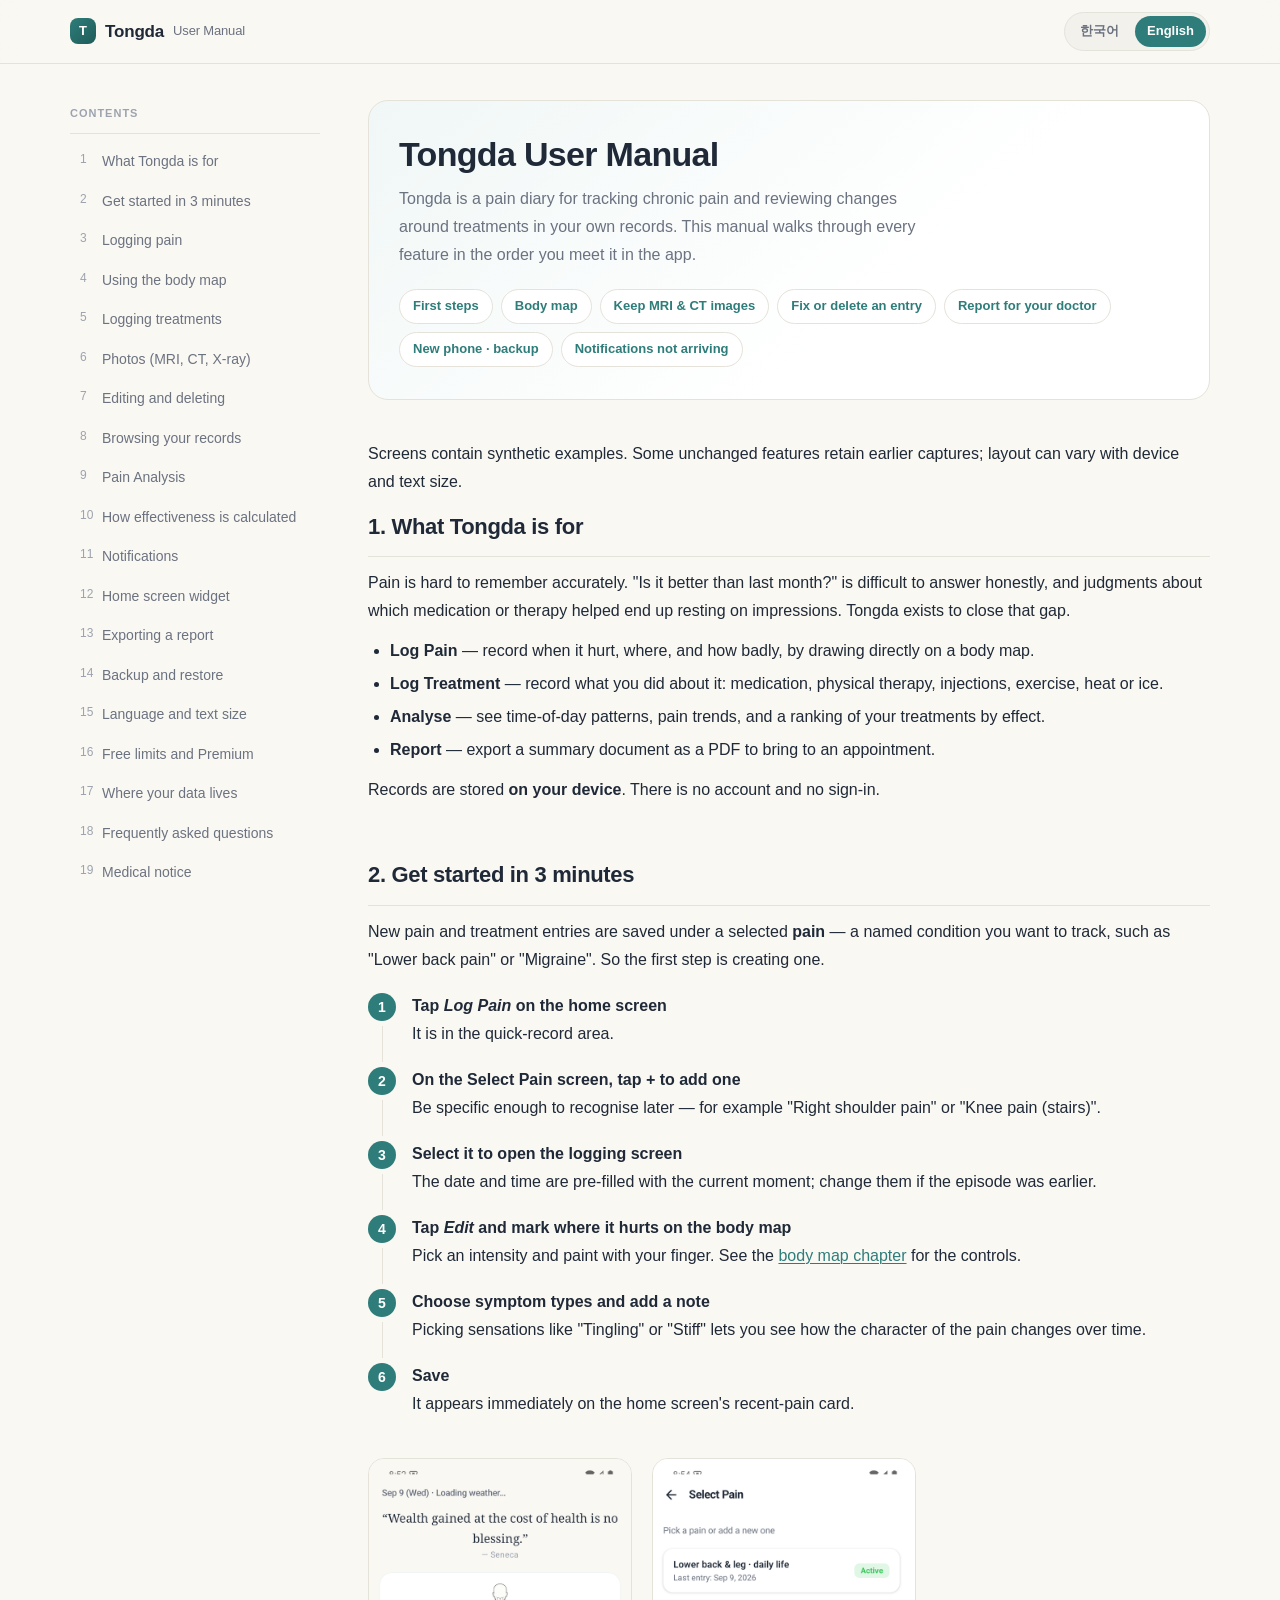
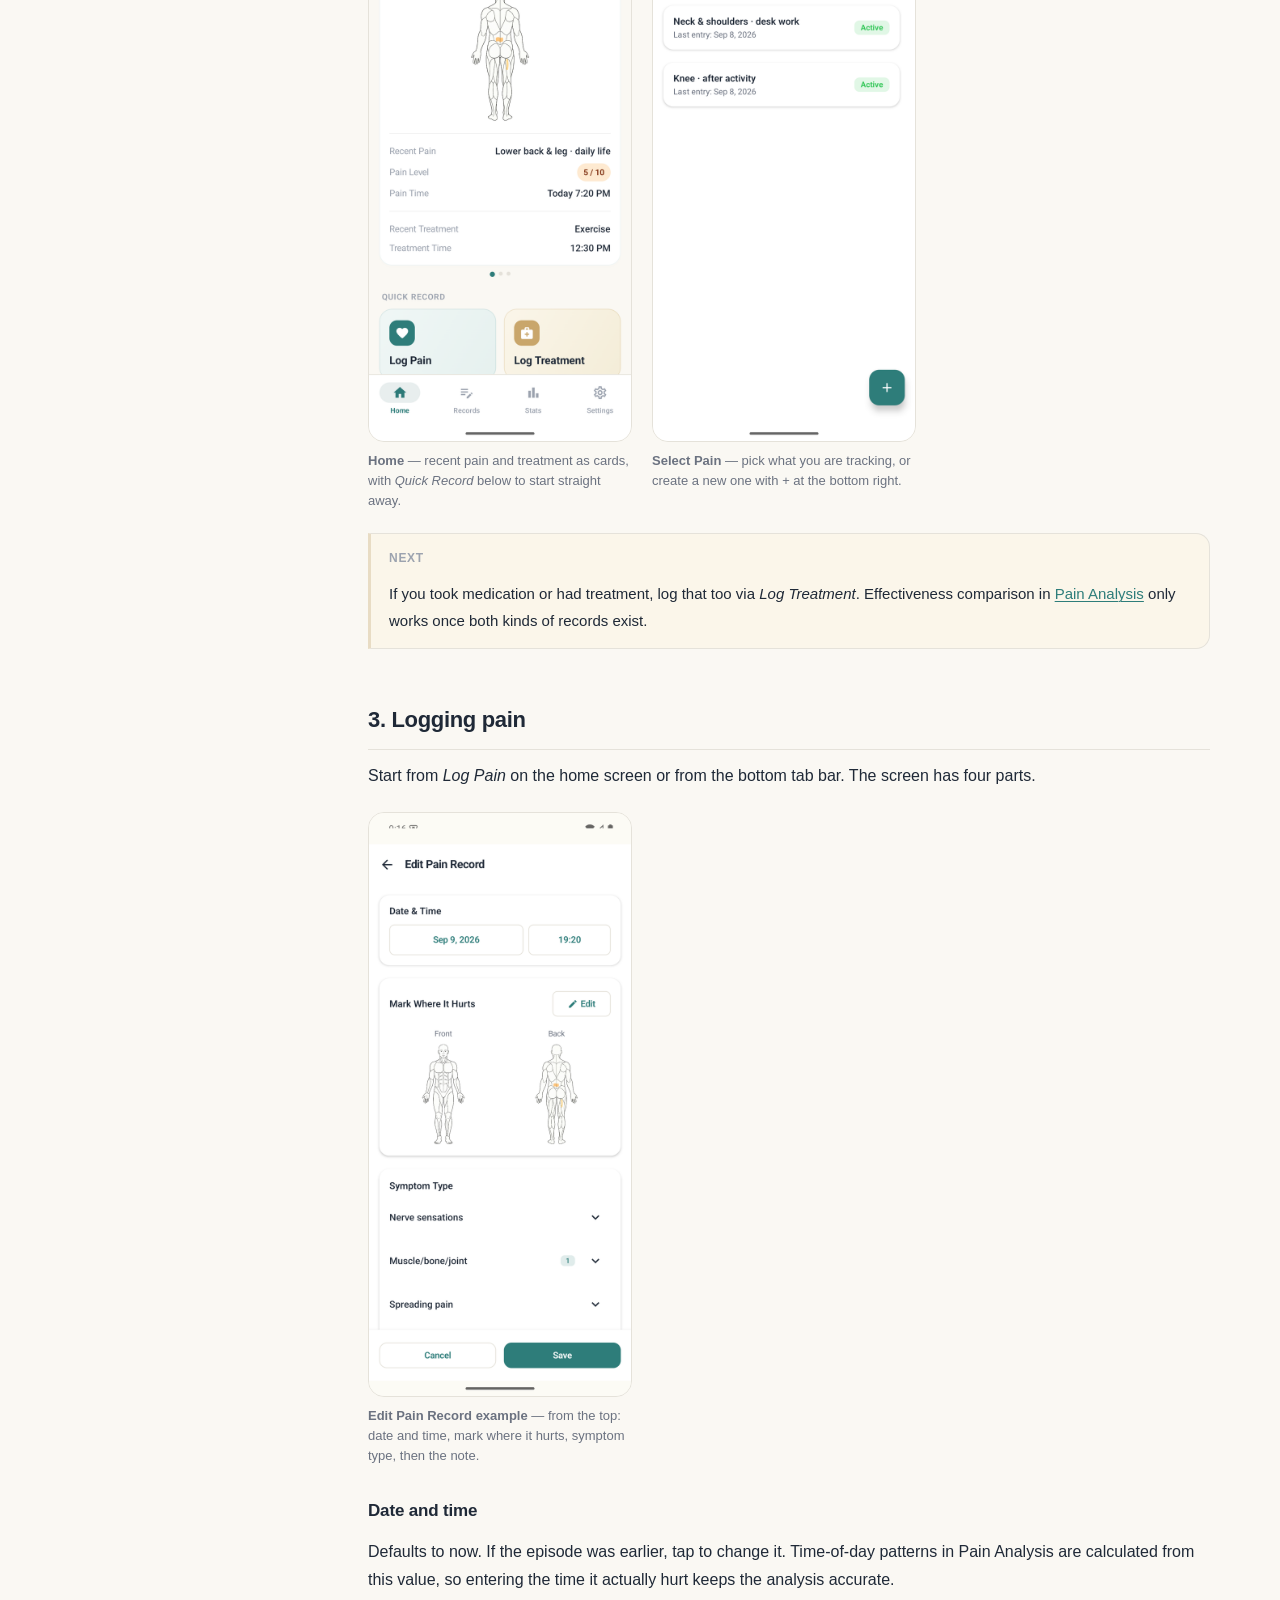
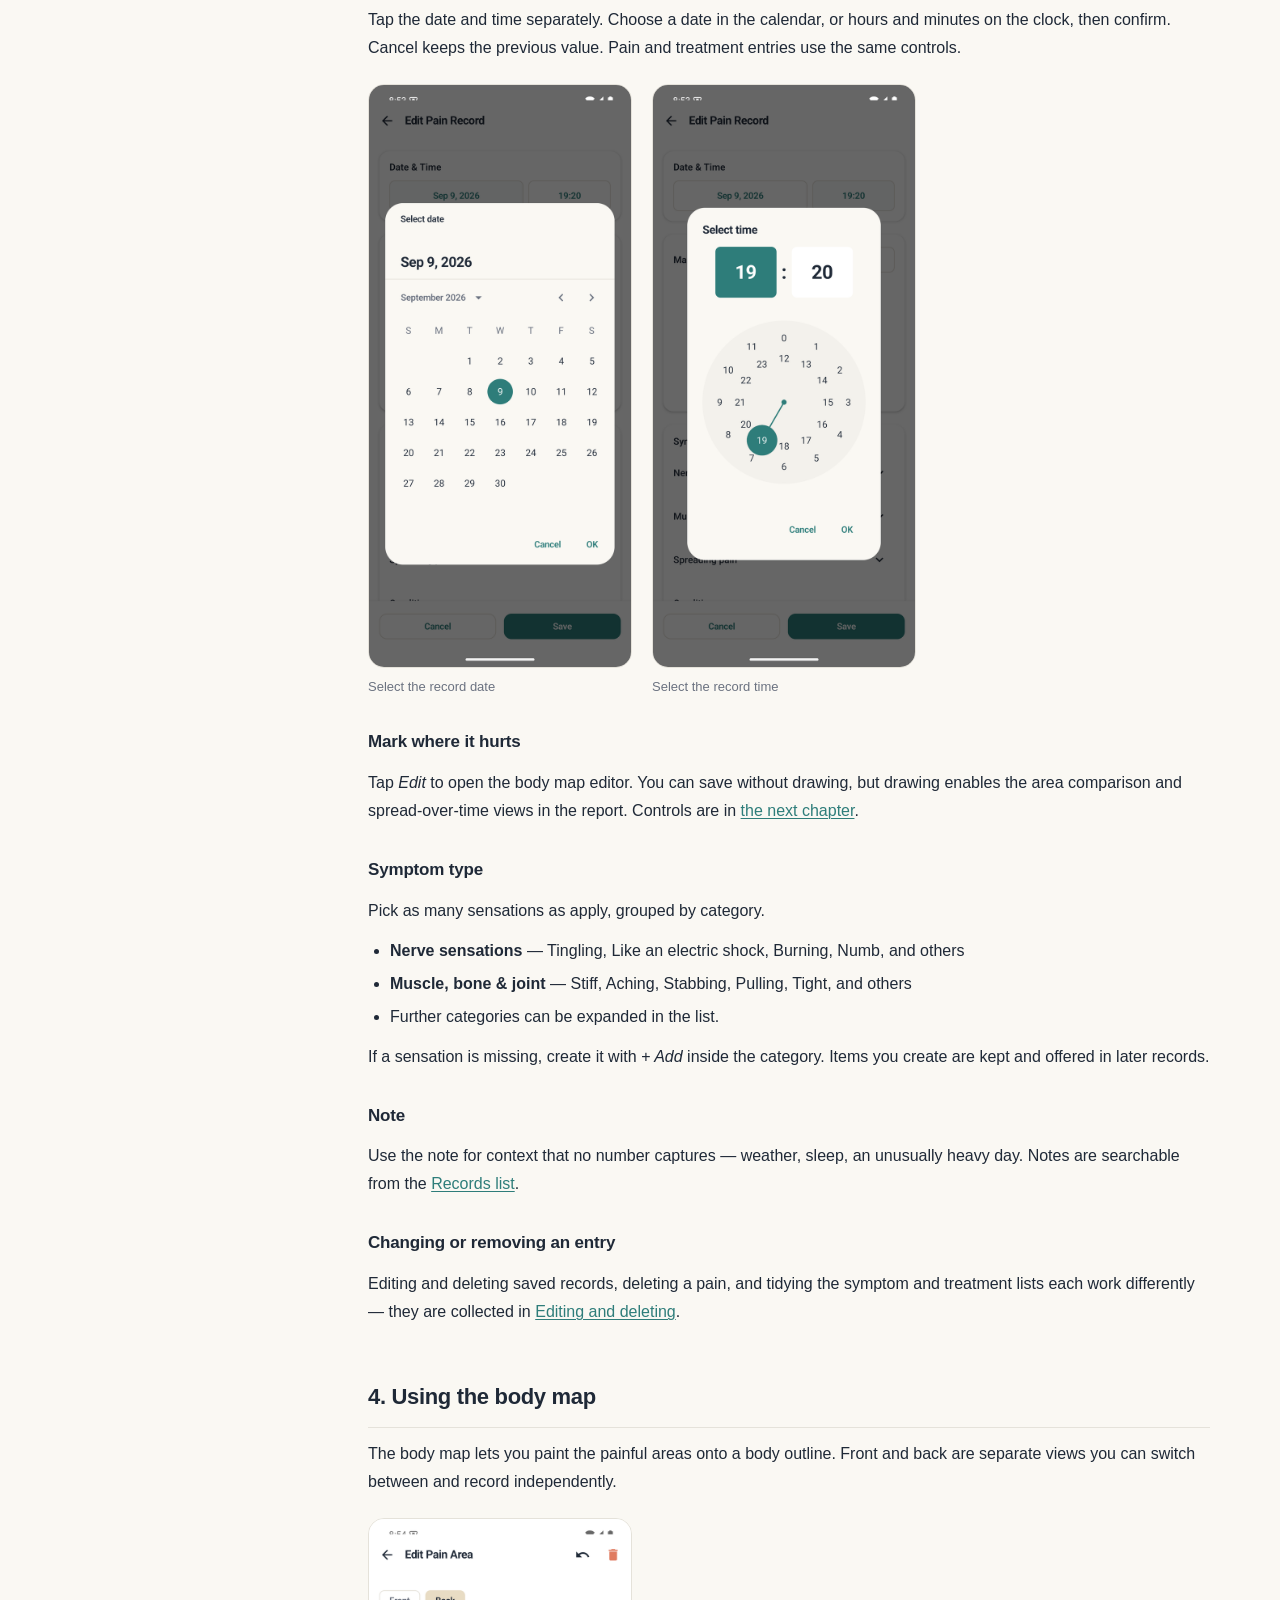
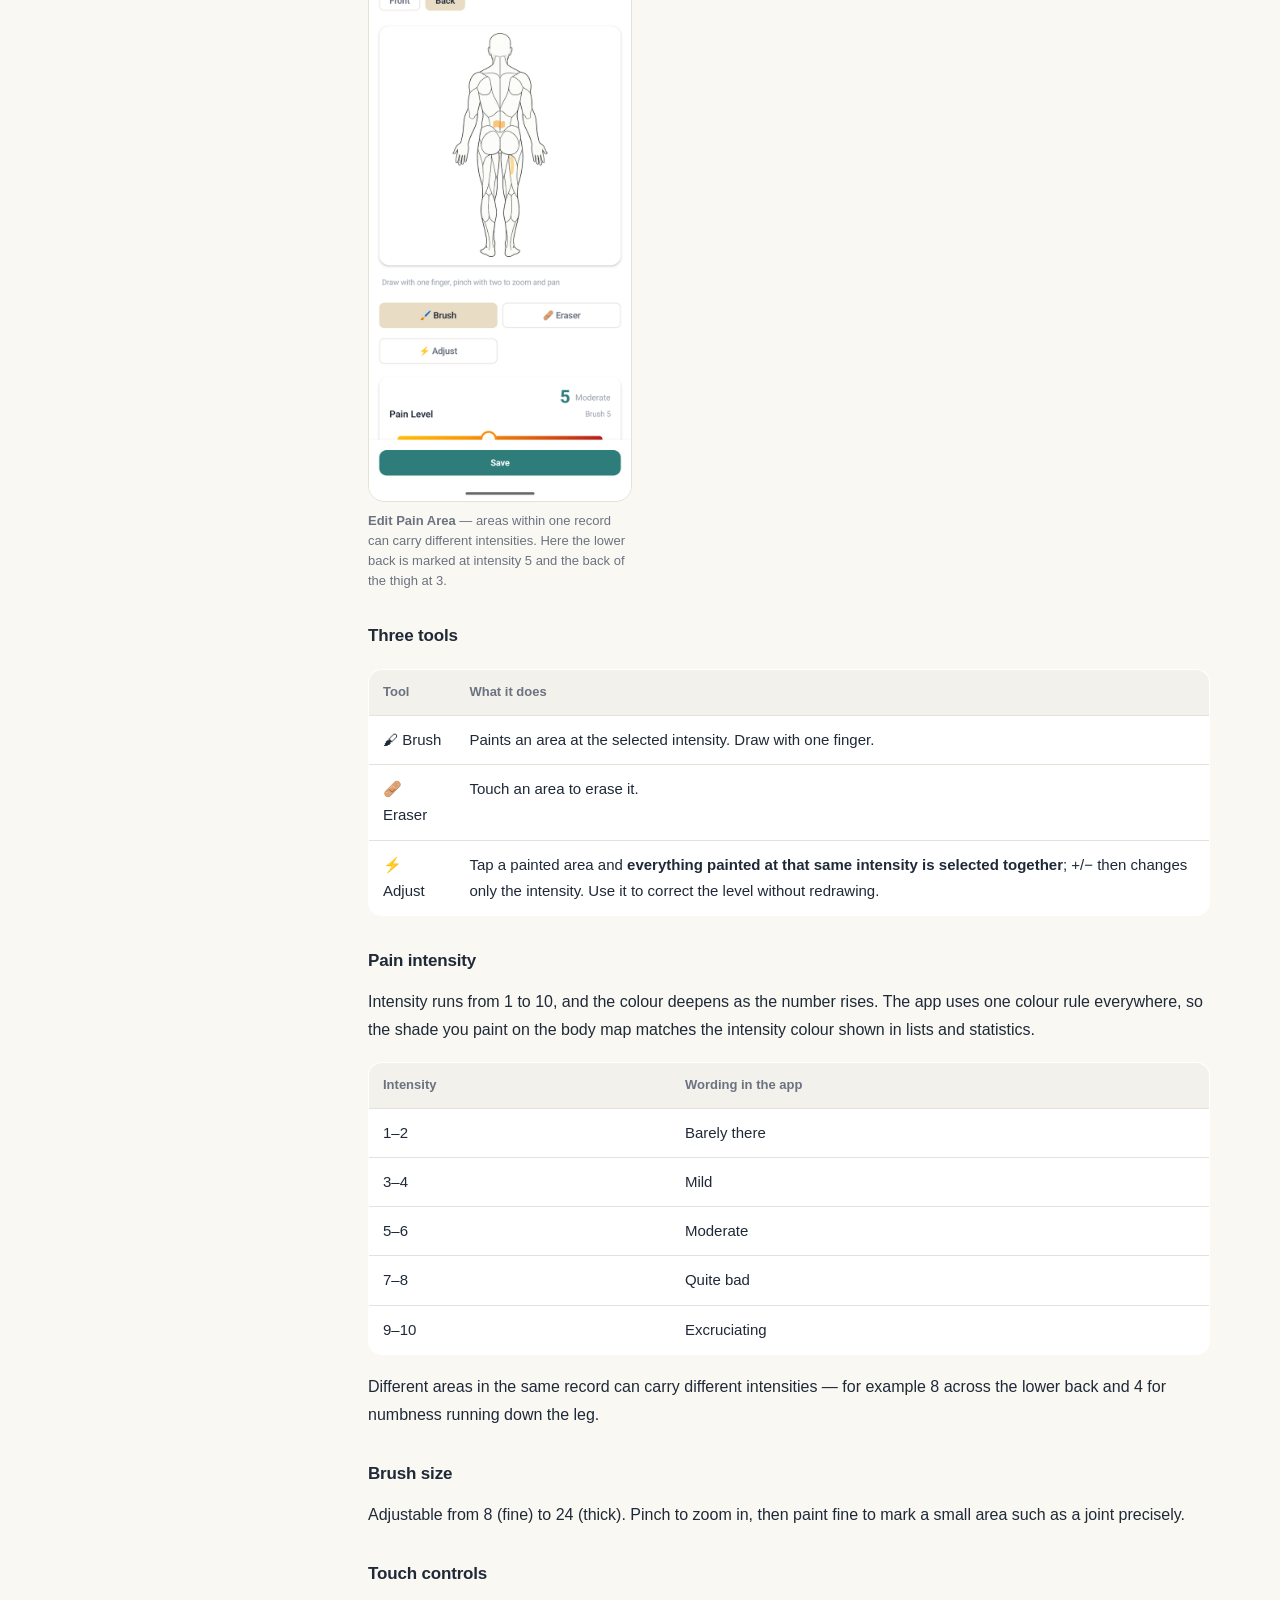
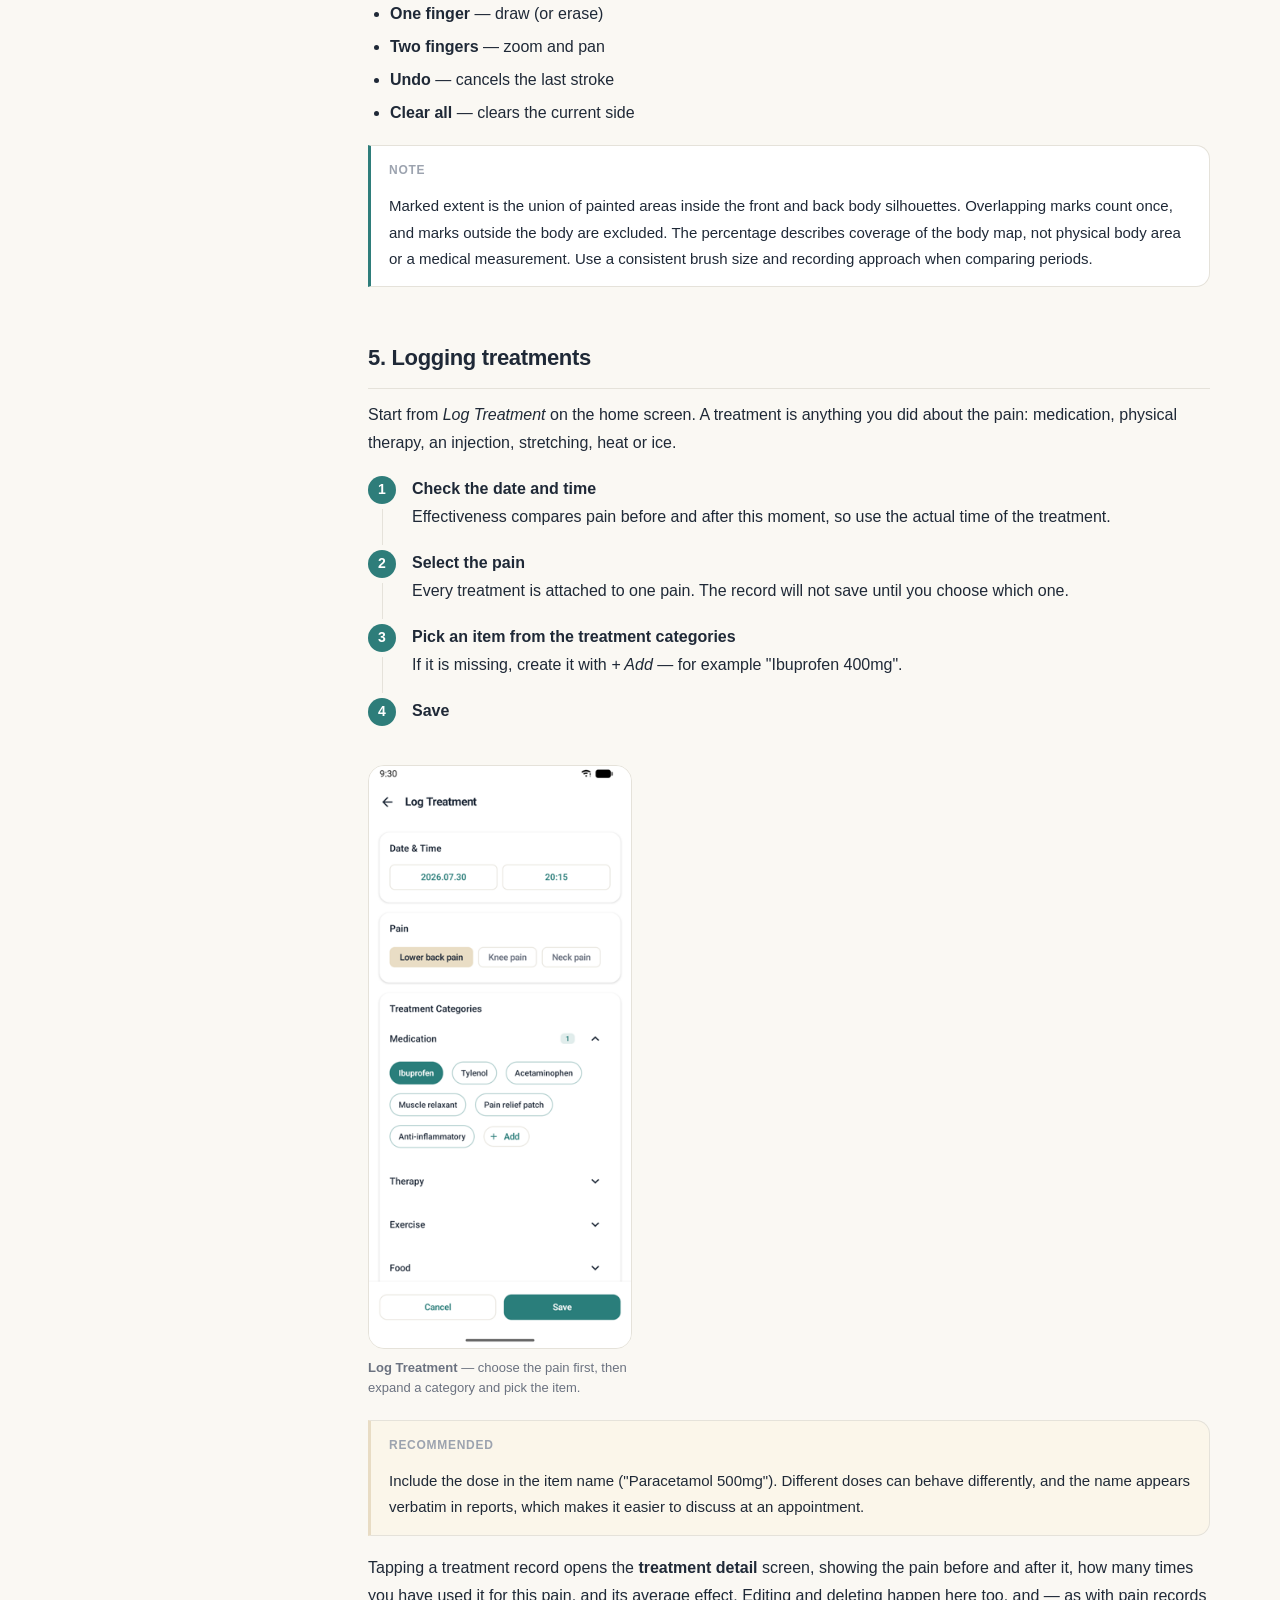
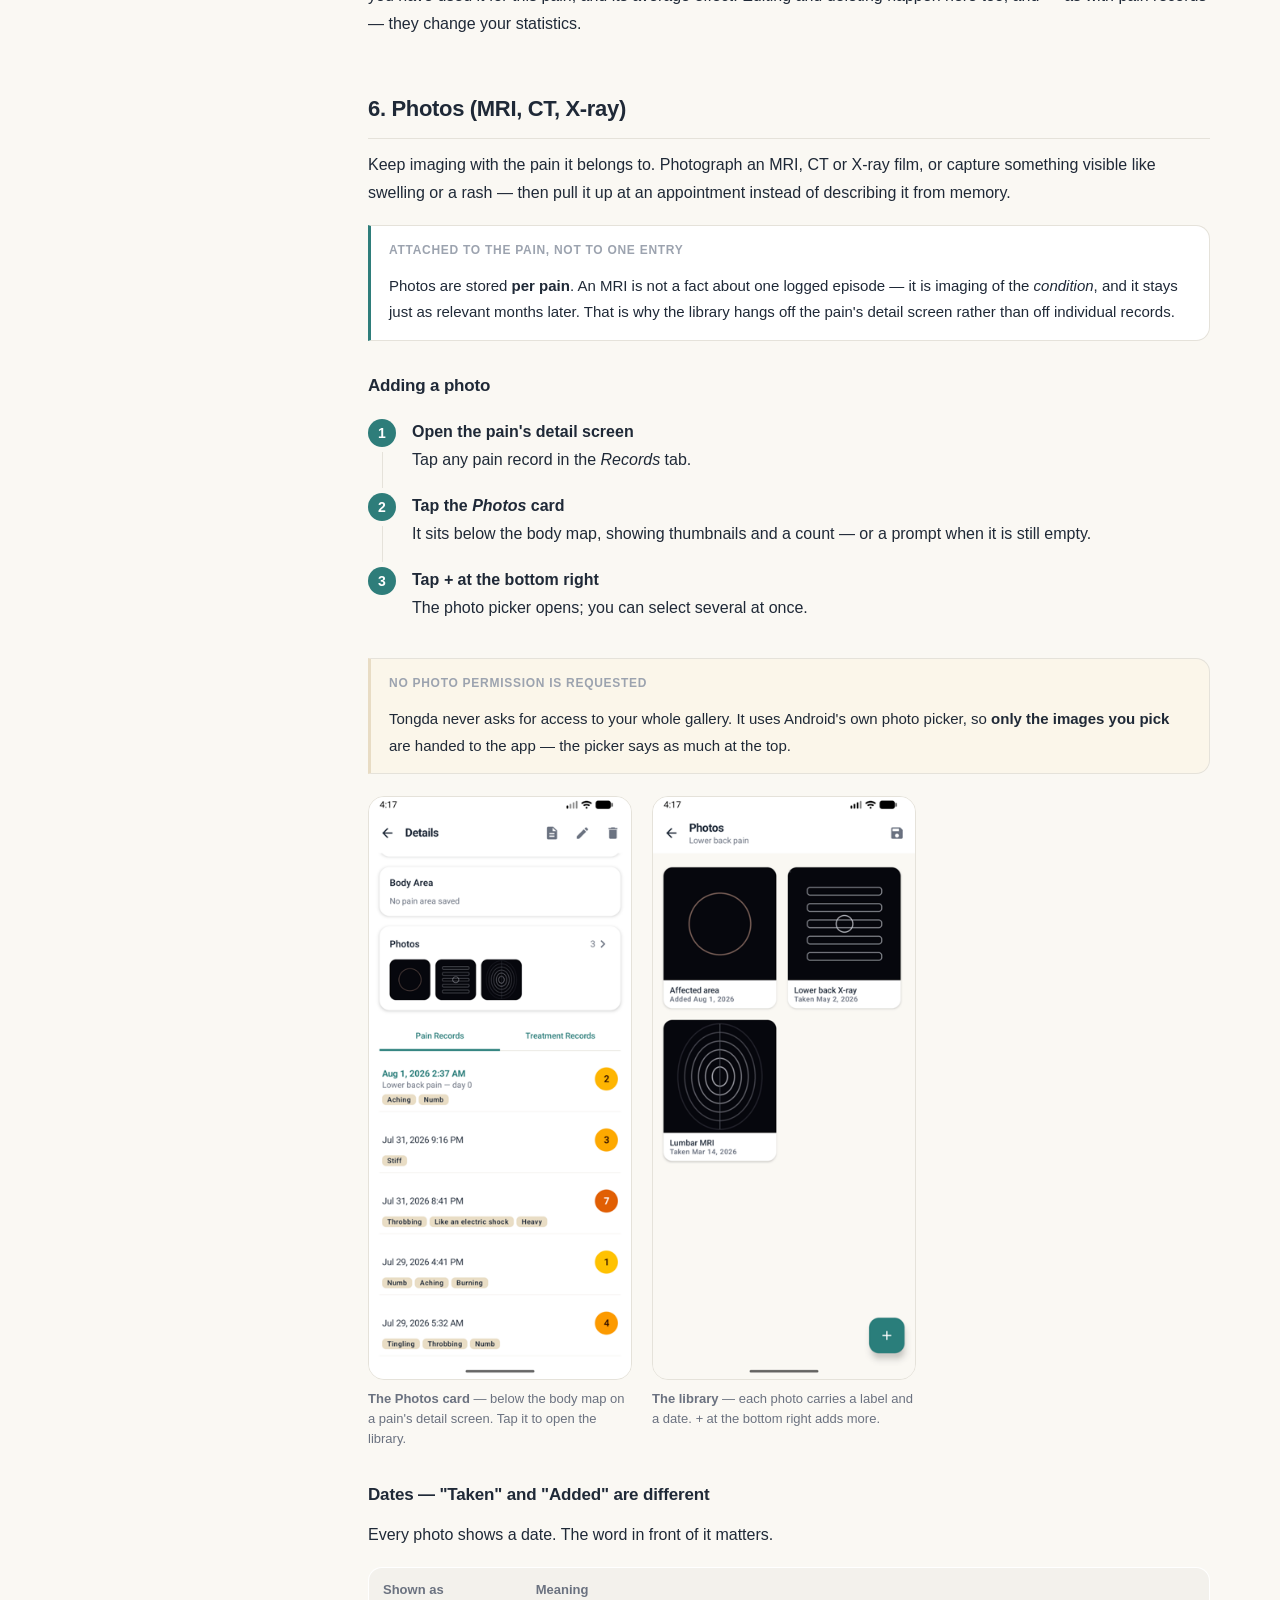
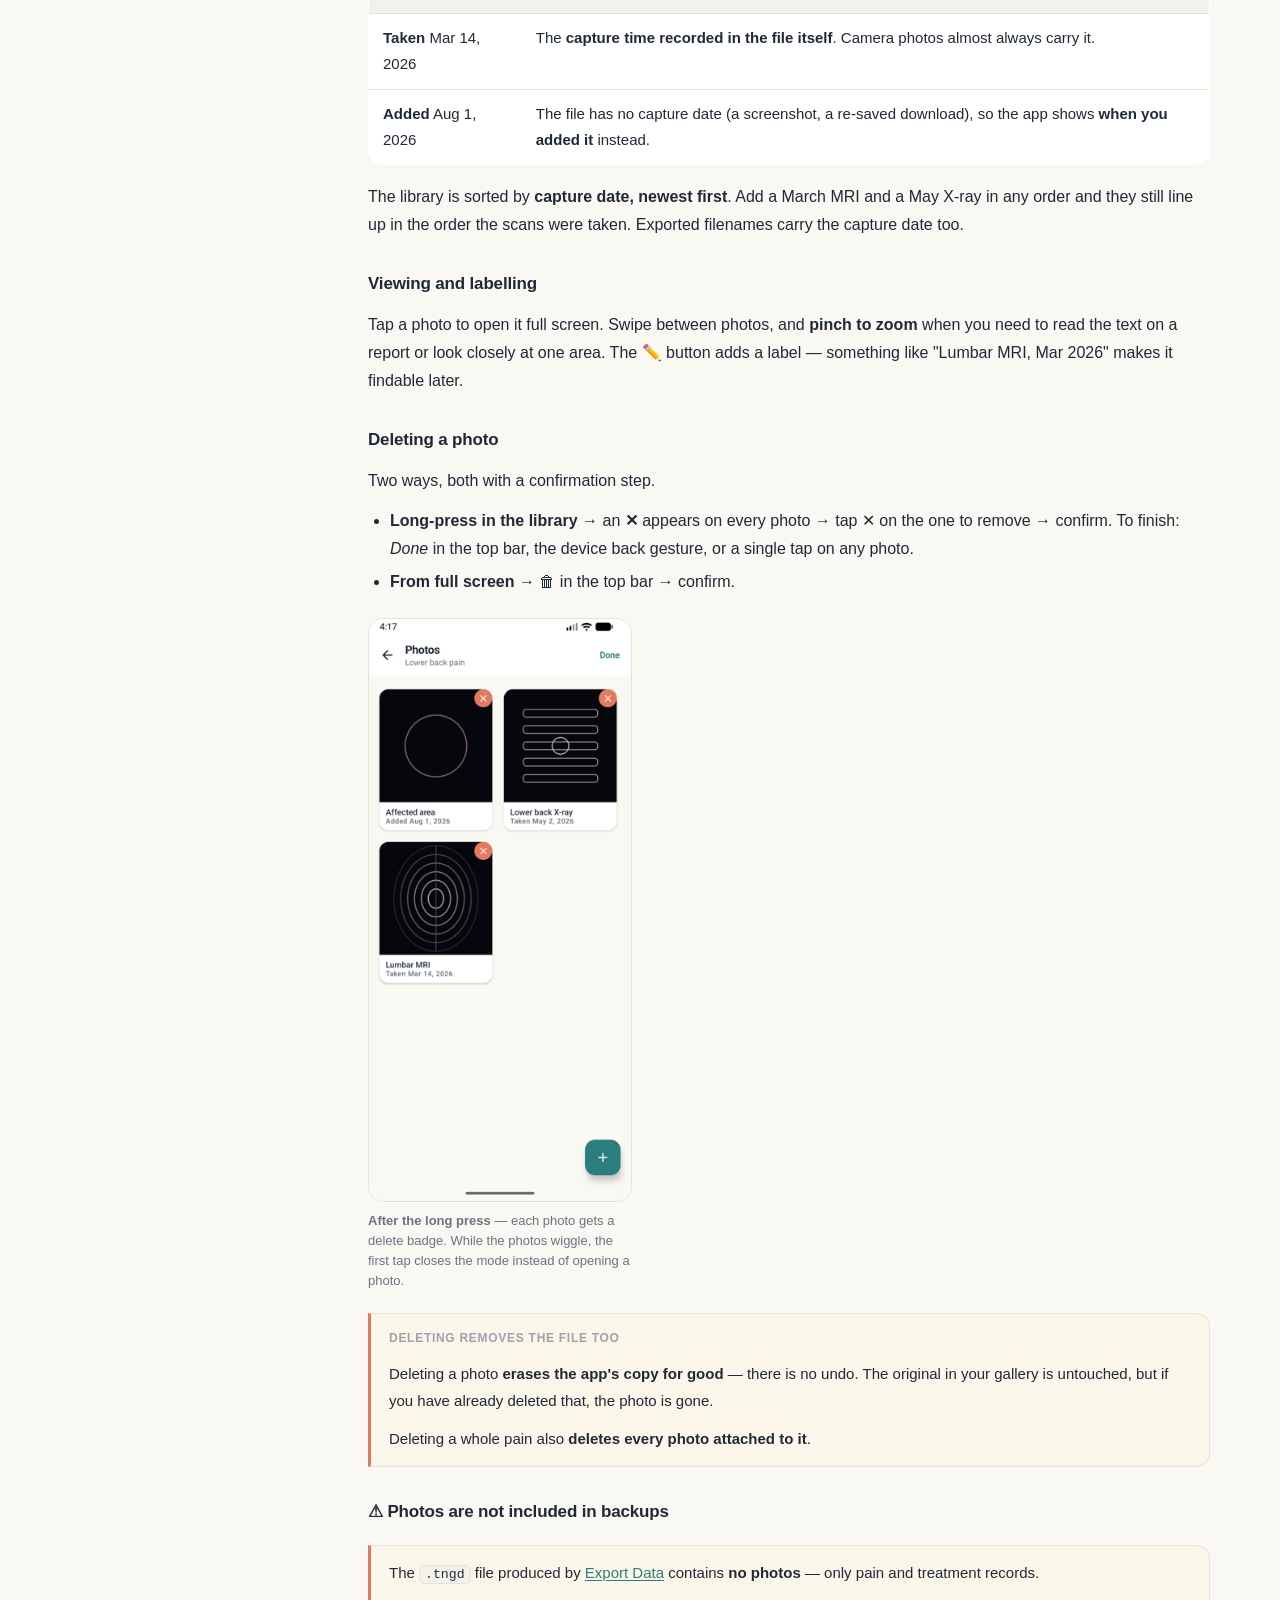
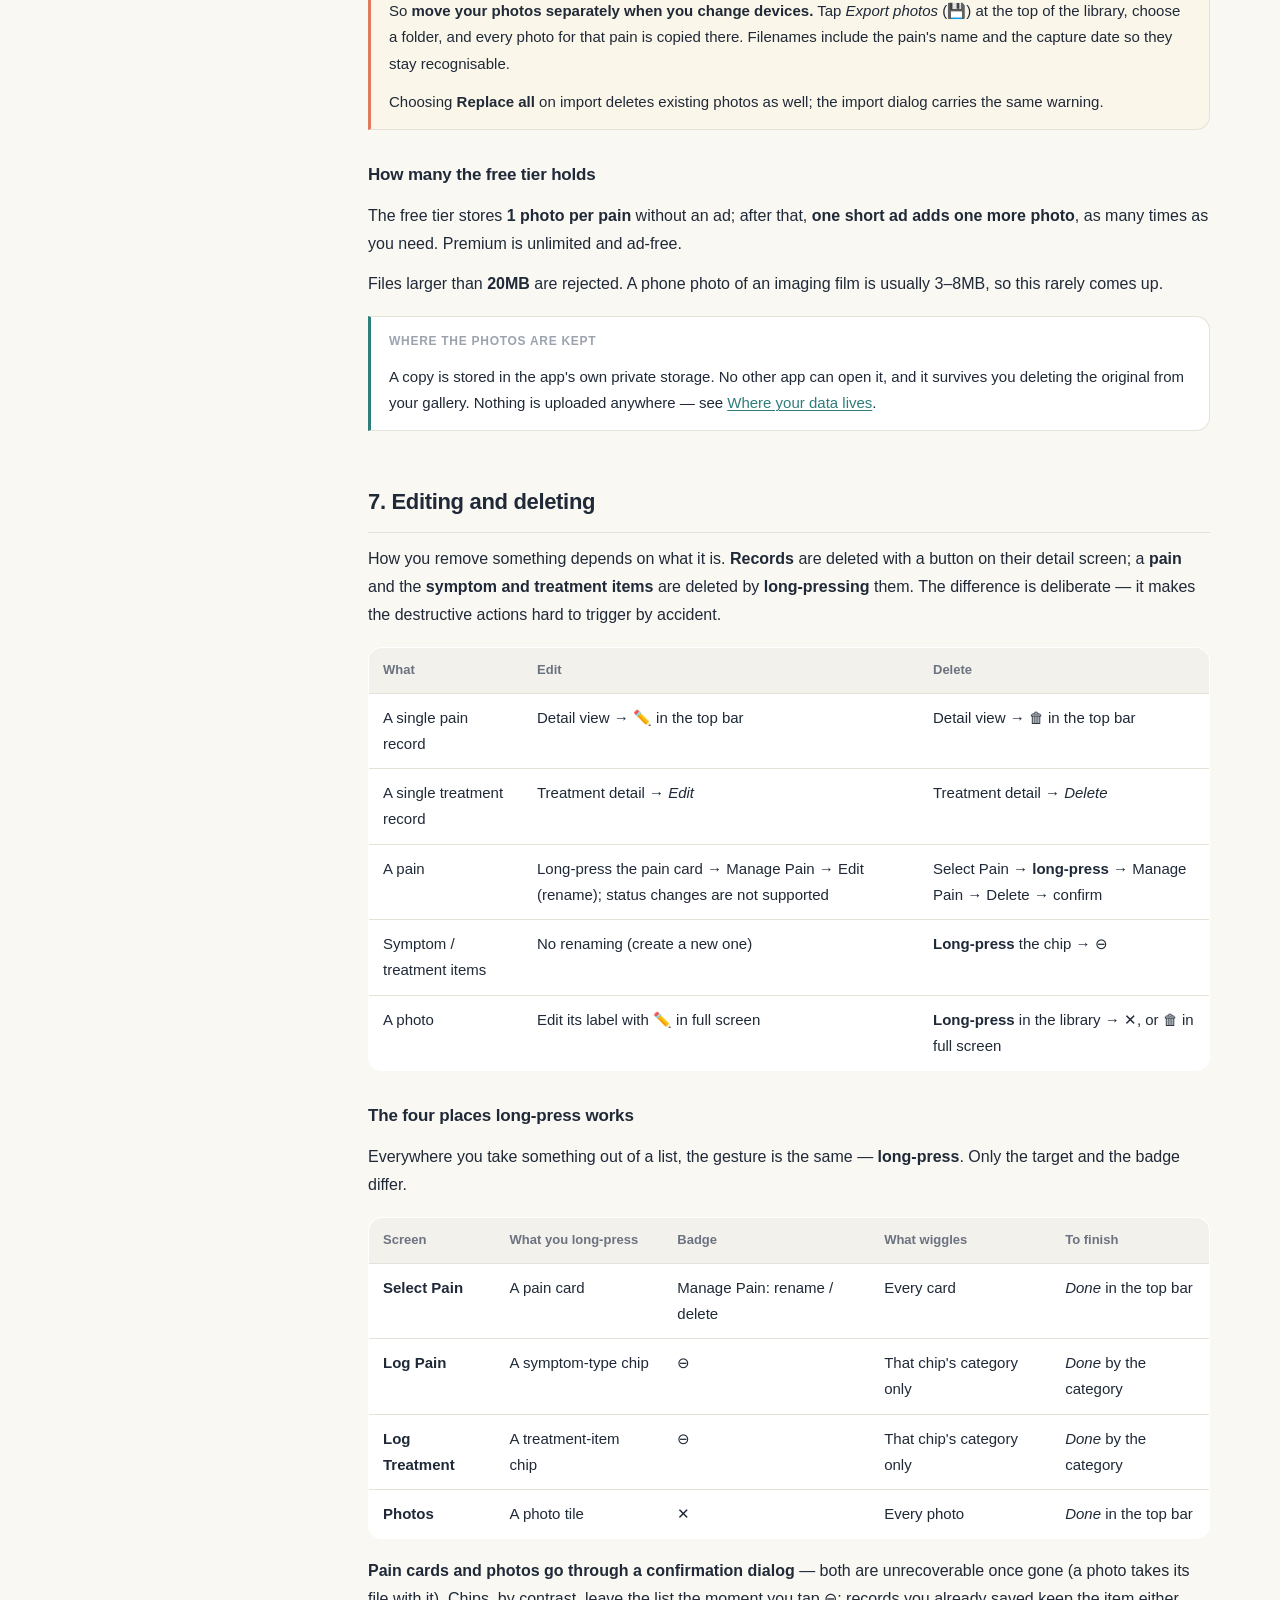
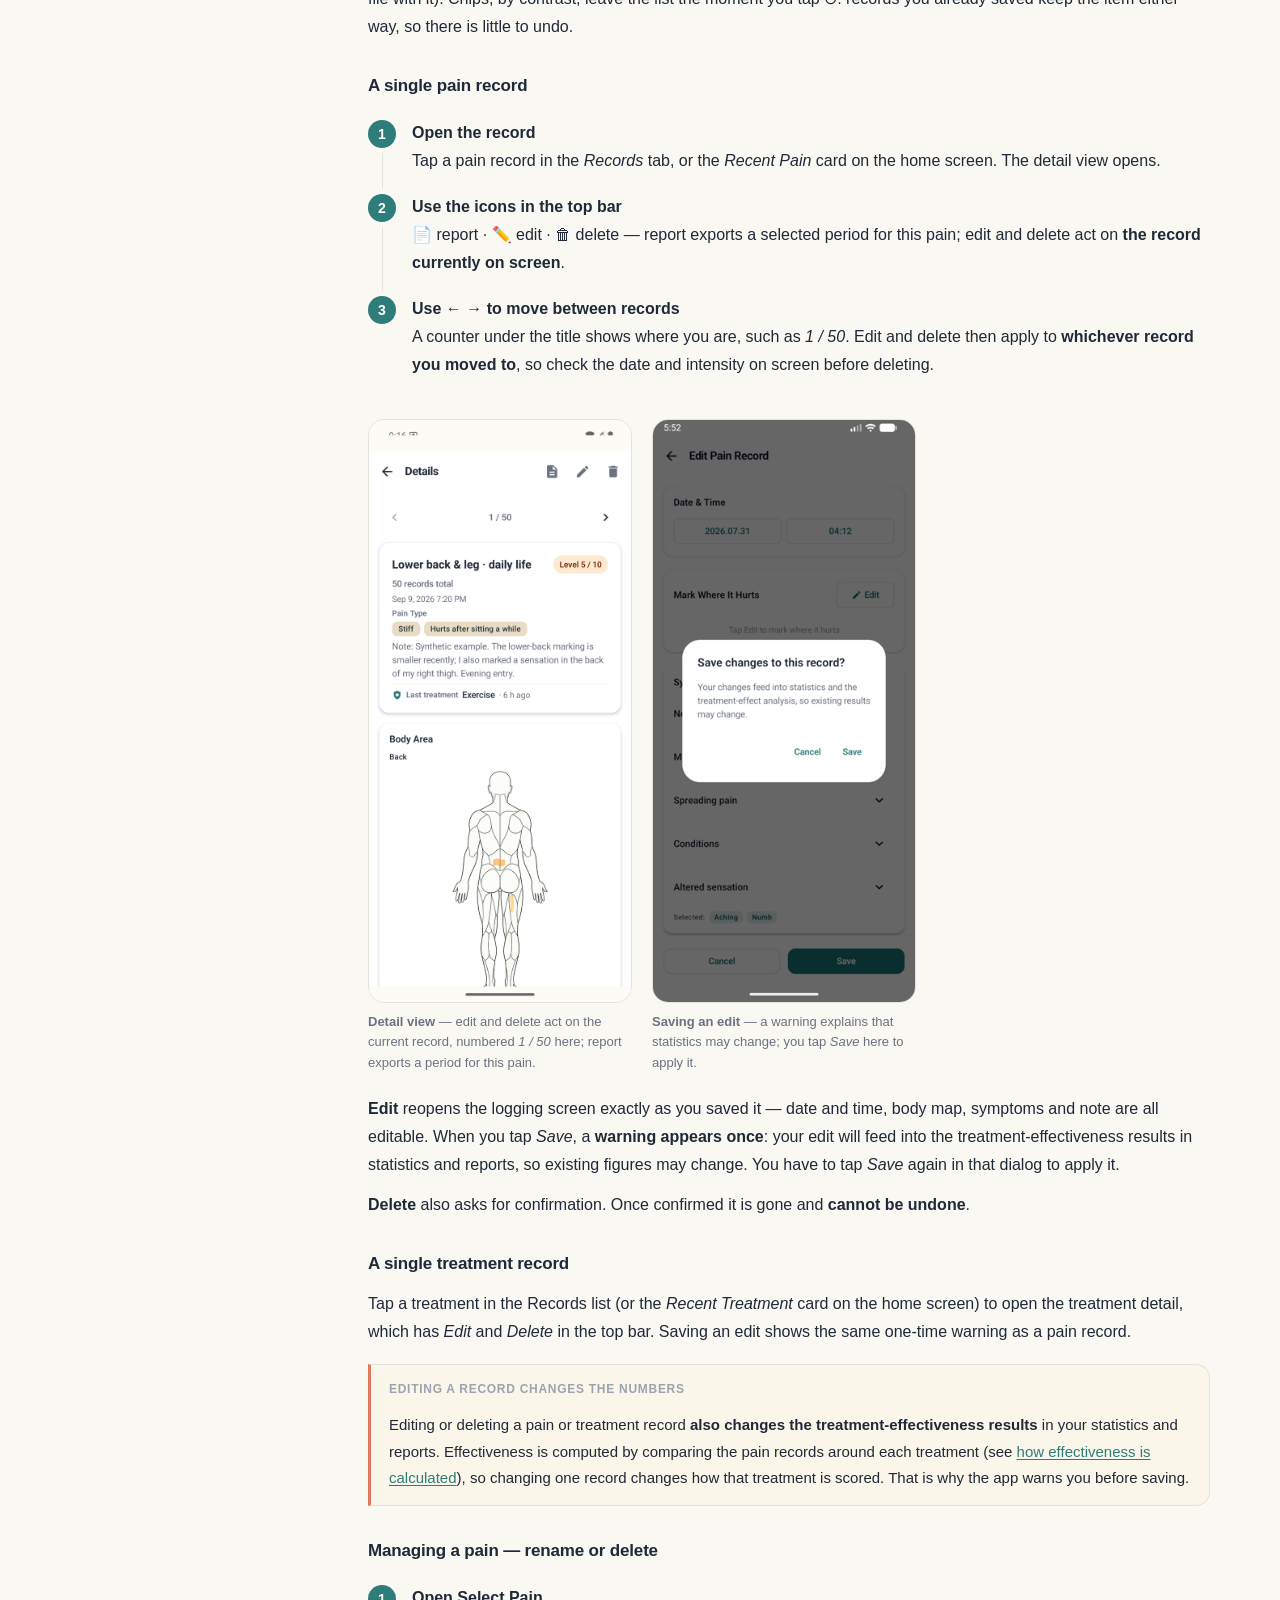
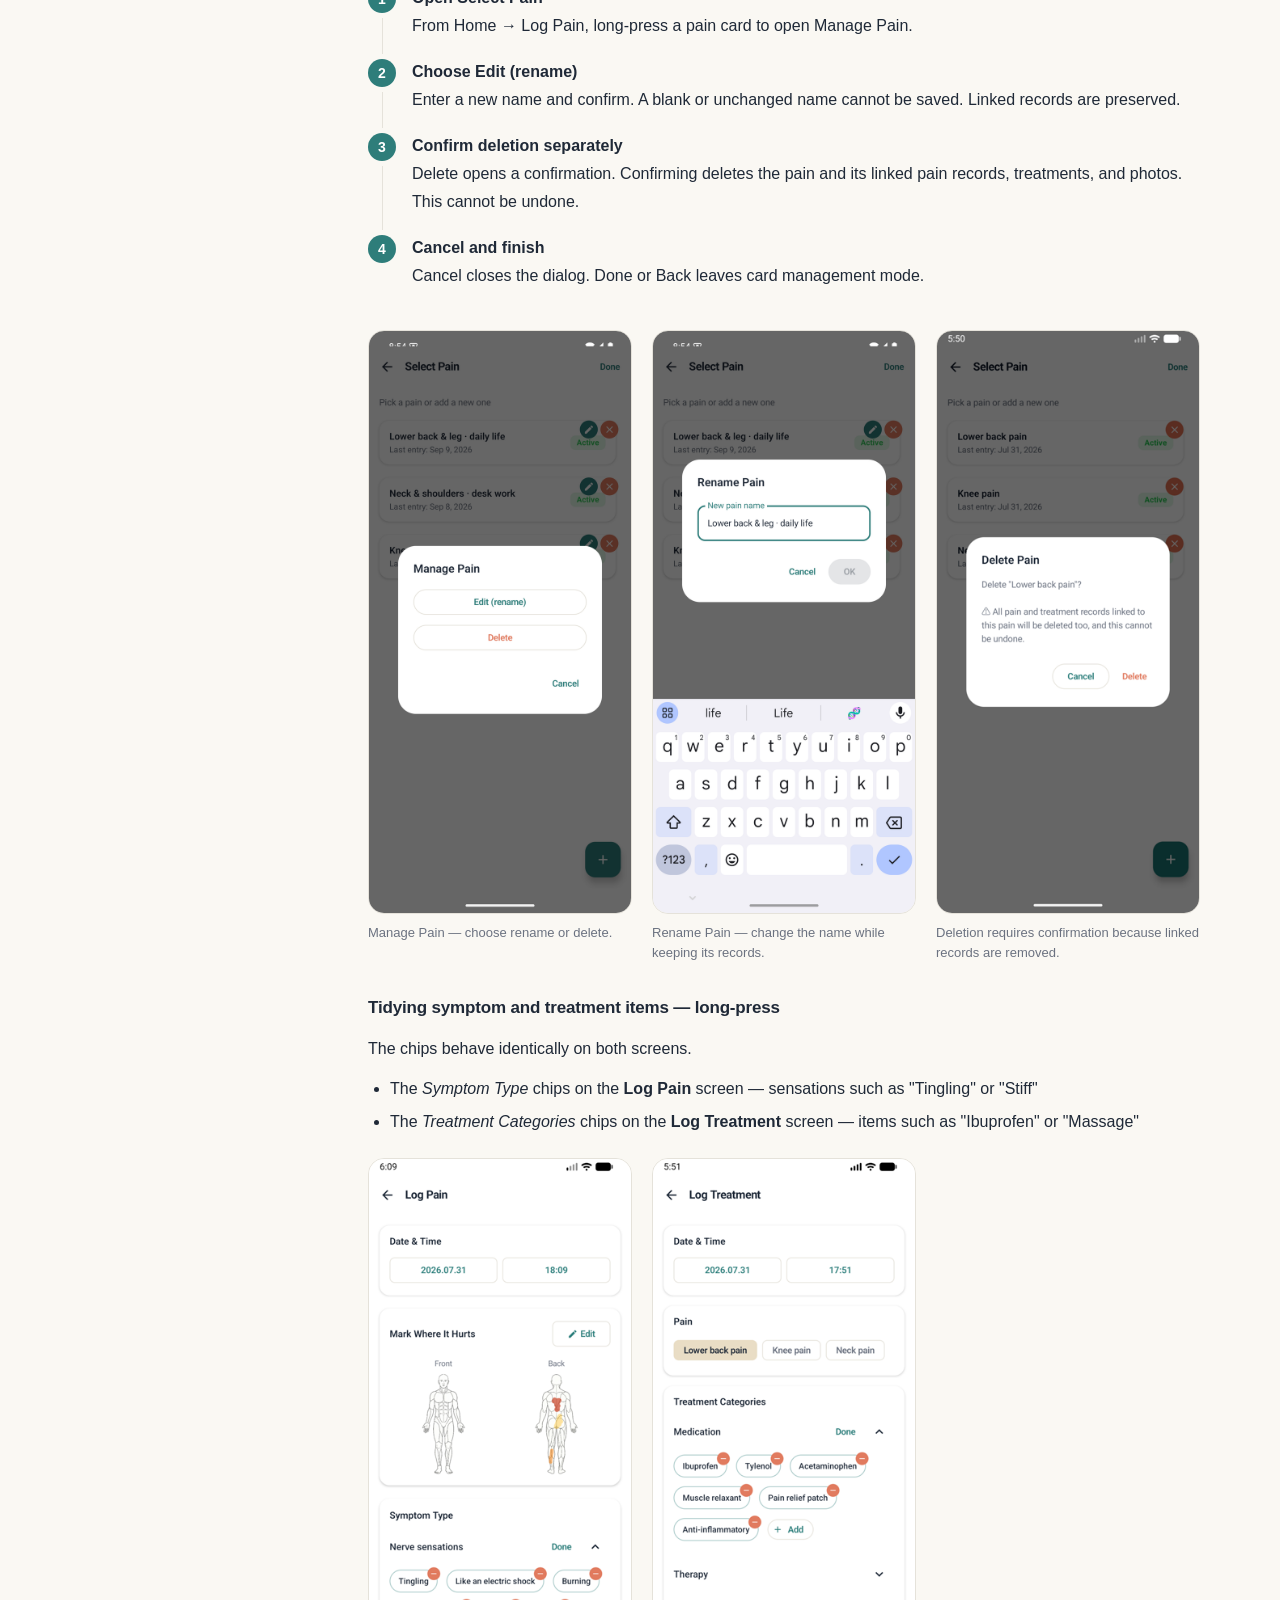
<file: index.html>
<!DOCTYPE html>
<html lang="en">
<head>
<meta charset="utf-8">
<meta name="viewport" content="width=device-width, initial-scale=1">
<title>Tongda User Manual · 통다 사용 설명서</title>
<meta name="description" content="User manual for Tongda, the chronic pain diary app. Available in Korean and English.">
<meta name="color-scheme" content="light dark">
<link rel="alternate" hreflang="ko" href="./ko/">
<link rel="alternate" hreflang="en" href="./en/">
<link rel="alternate" hreflang="x-default" href="./en/">
<link rel="stylesheet" href="./assets/manual.css">
<script>
  // Send visitors to their language. The app links straight to /ko/ or /en/,
  // so this only handles people who land on the root (search, shared link).
  (function () {
    try {
      var lang = (navigator.languages && navigator.languages[0]) || navigator.language || "";
      location.replace(/^ko\b/i.test(lang) ? "./ko/" : "./en/");
    } catch (e) {
      /* fall through to the picker below */
    }
  })();
</script>
</head>
<body>

<div class="wrap" style="grid-template-columns: minmax(0, 1fr); padding-top: 60px;">
  <main>
    <div class="hero">
      <h1>통다 사용 설명서<br>Tongda User Manual</h1>
      <p>만성 통증 다이어리 앱 통다의 사용 설명서입니다. 언어를 선택하세요.<br>
         User manual for Tongda, the chronic pain diary app. Choose a language.</p>
      <div class="chips">
        <a class="chip" href="./ko/">한국어 설명서 →</a>
        <a class="chip" href="./en/">English manual →</a>
      </div>
    </div>
  </main>
</div>

<footer>
  <span>Tongda — Pain Diary · 통다</span>
  <a href="https://choi32013.github.io/tongda-privacy/">Privacy policy · 개인정보처리방침</a>
</footer>

</body>
</html>
</file>
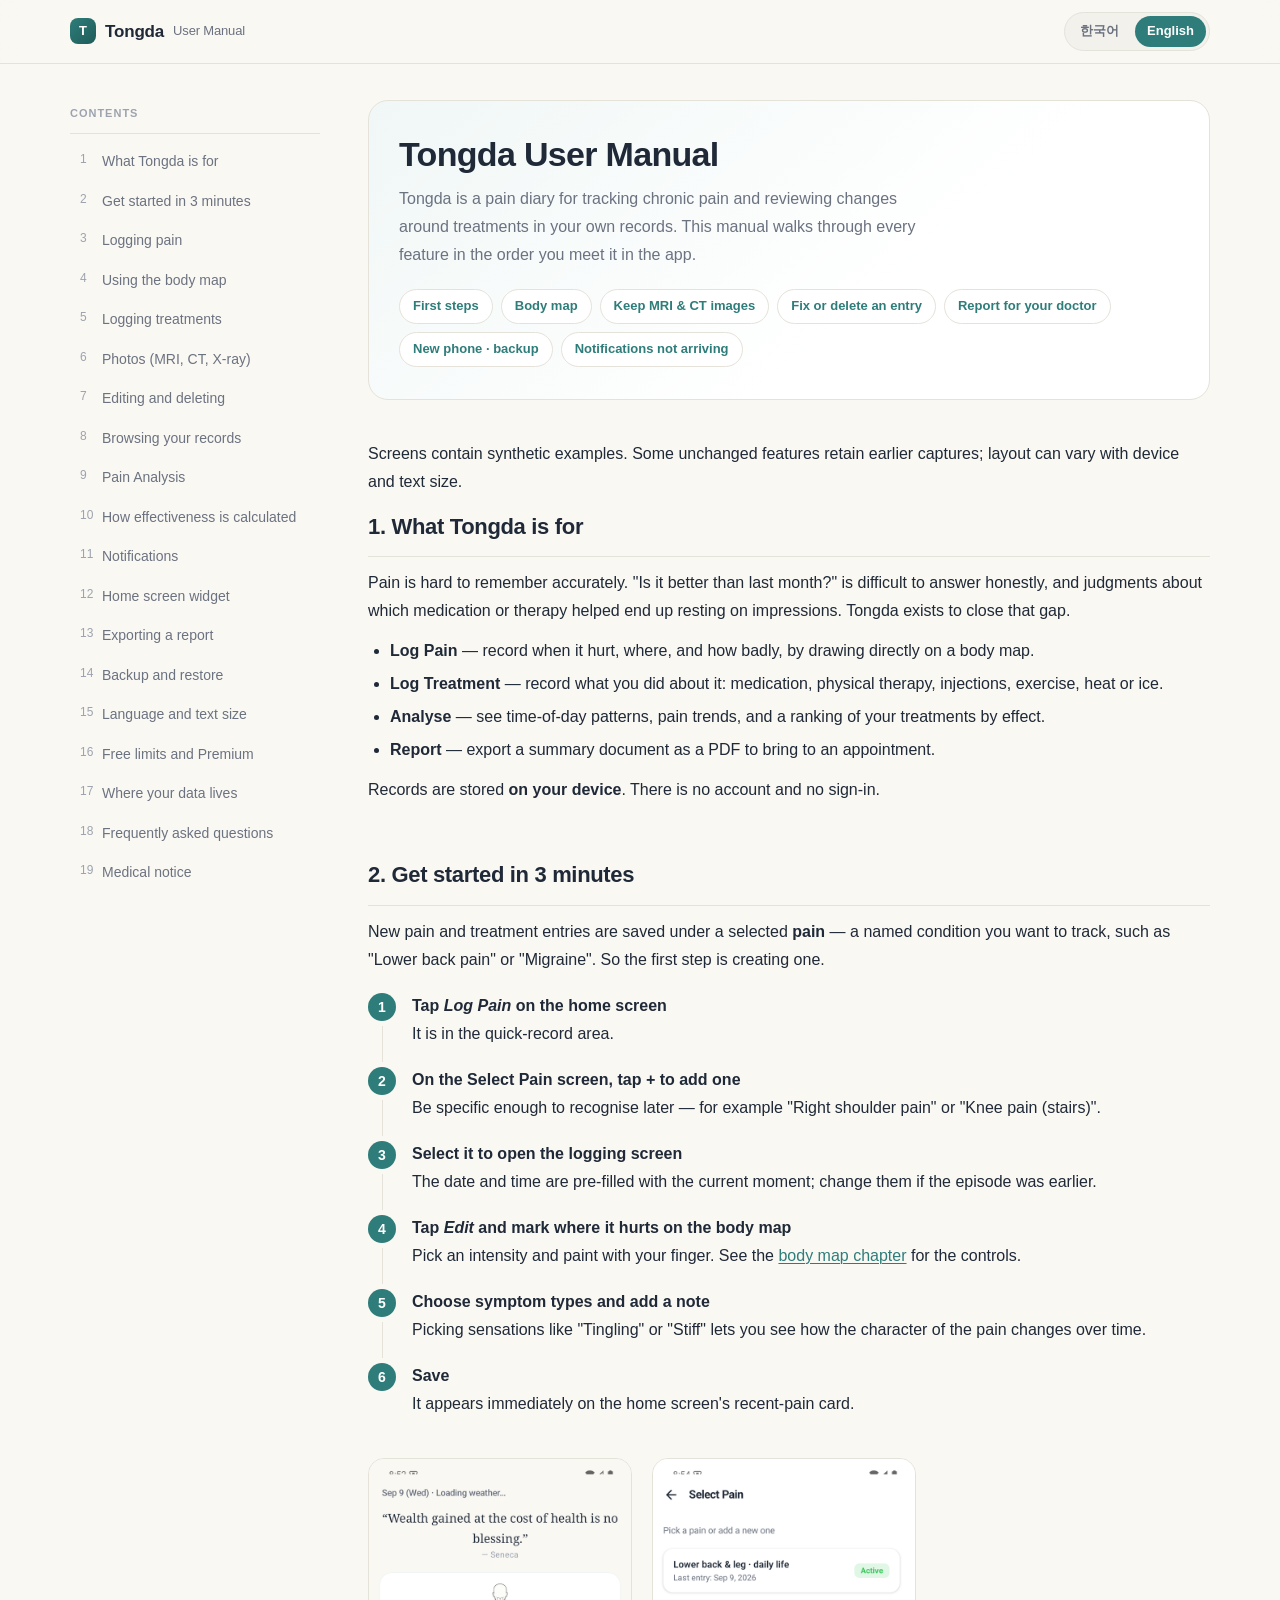
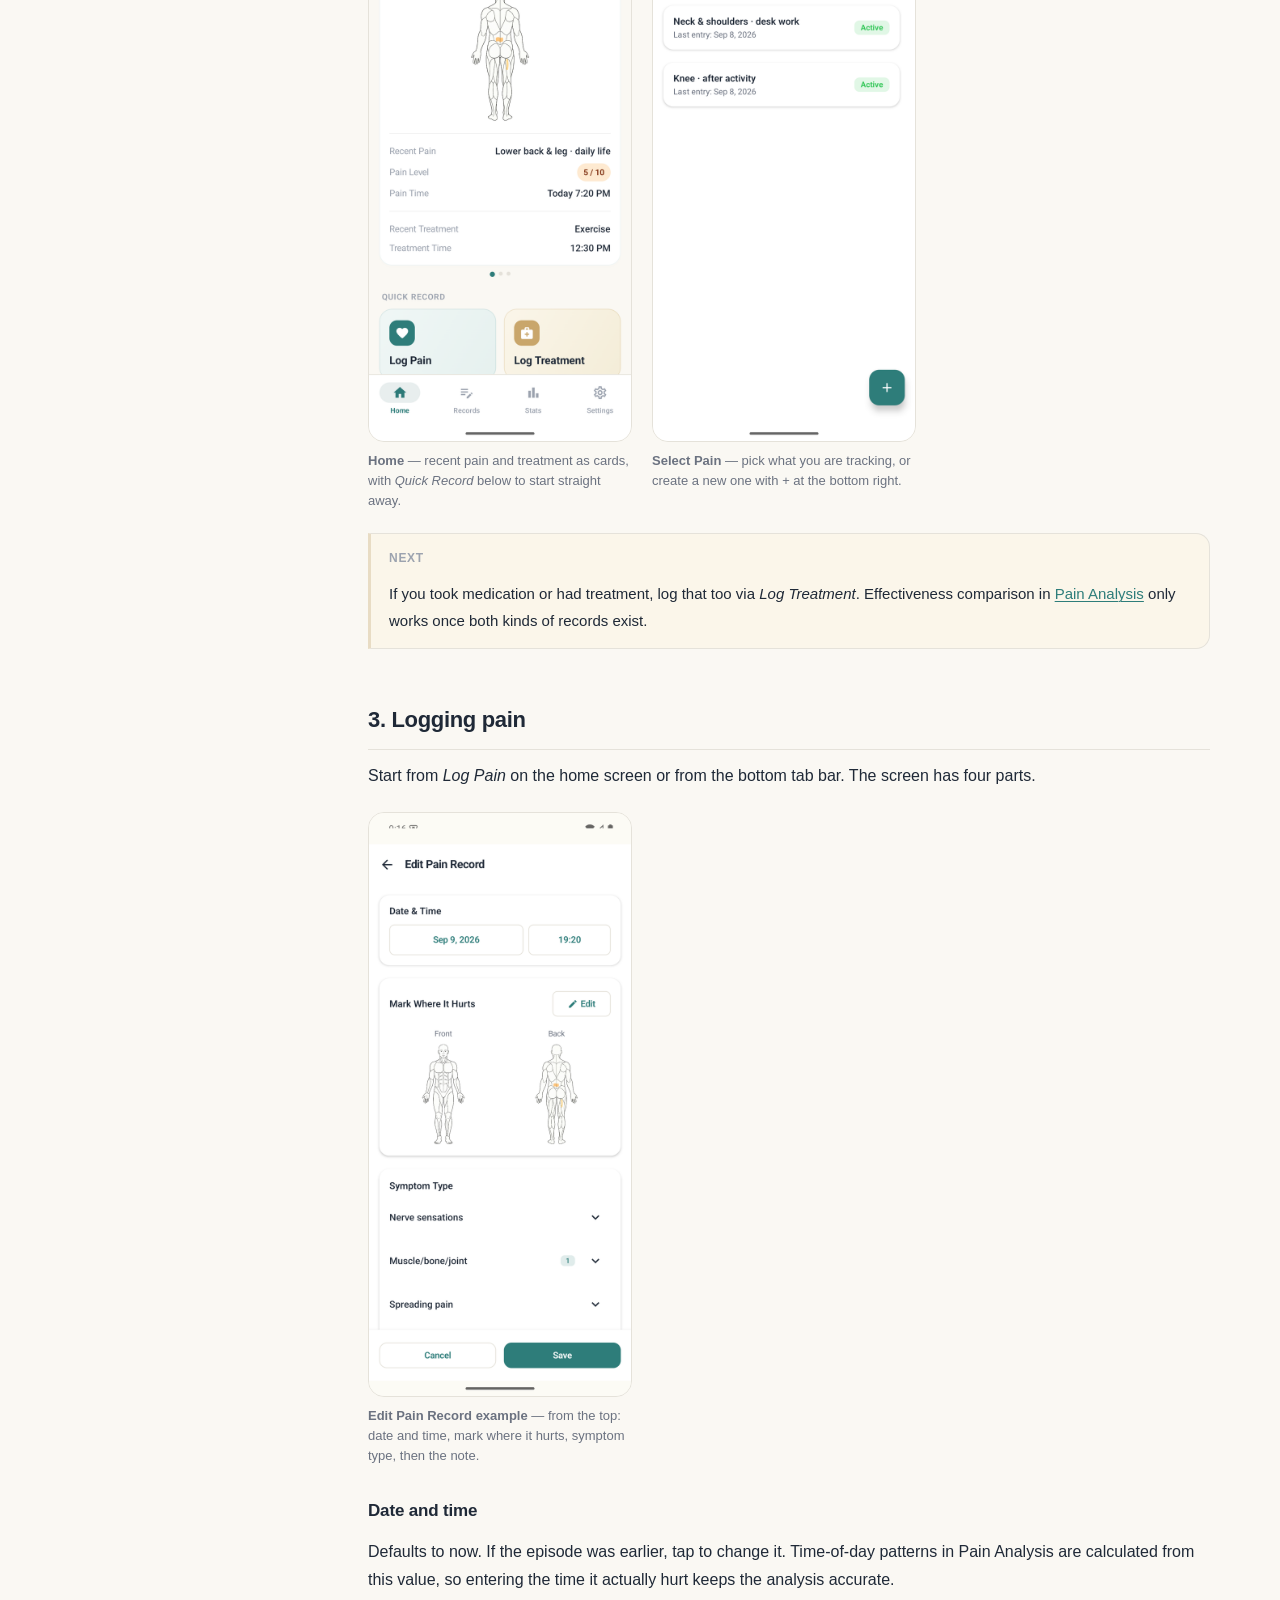
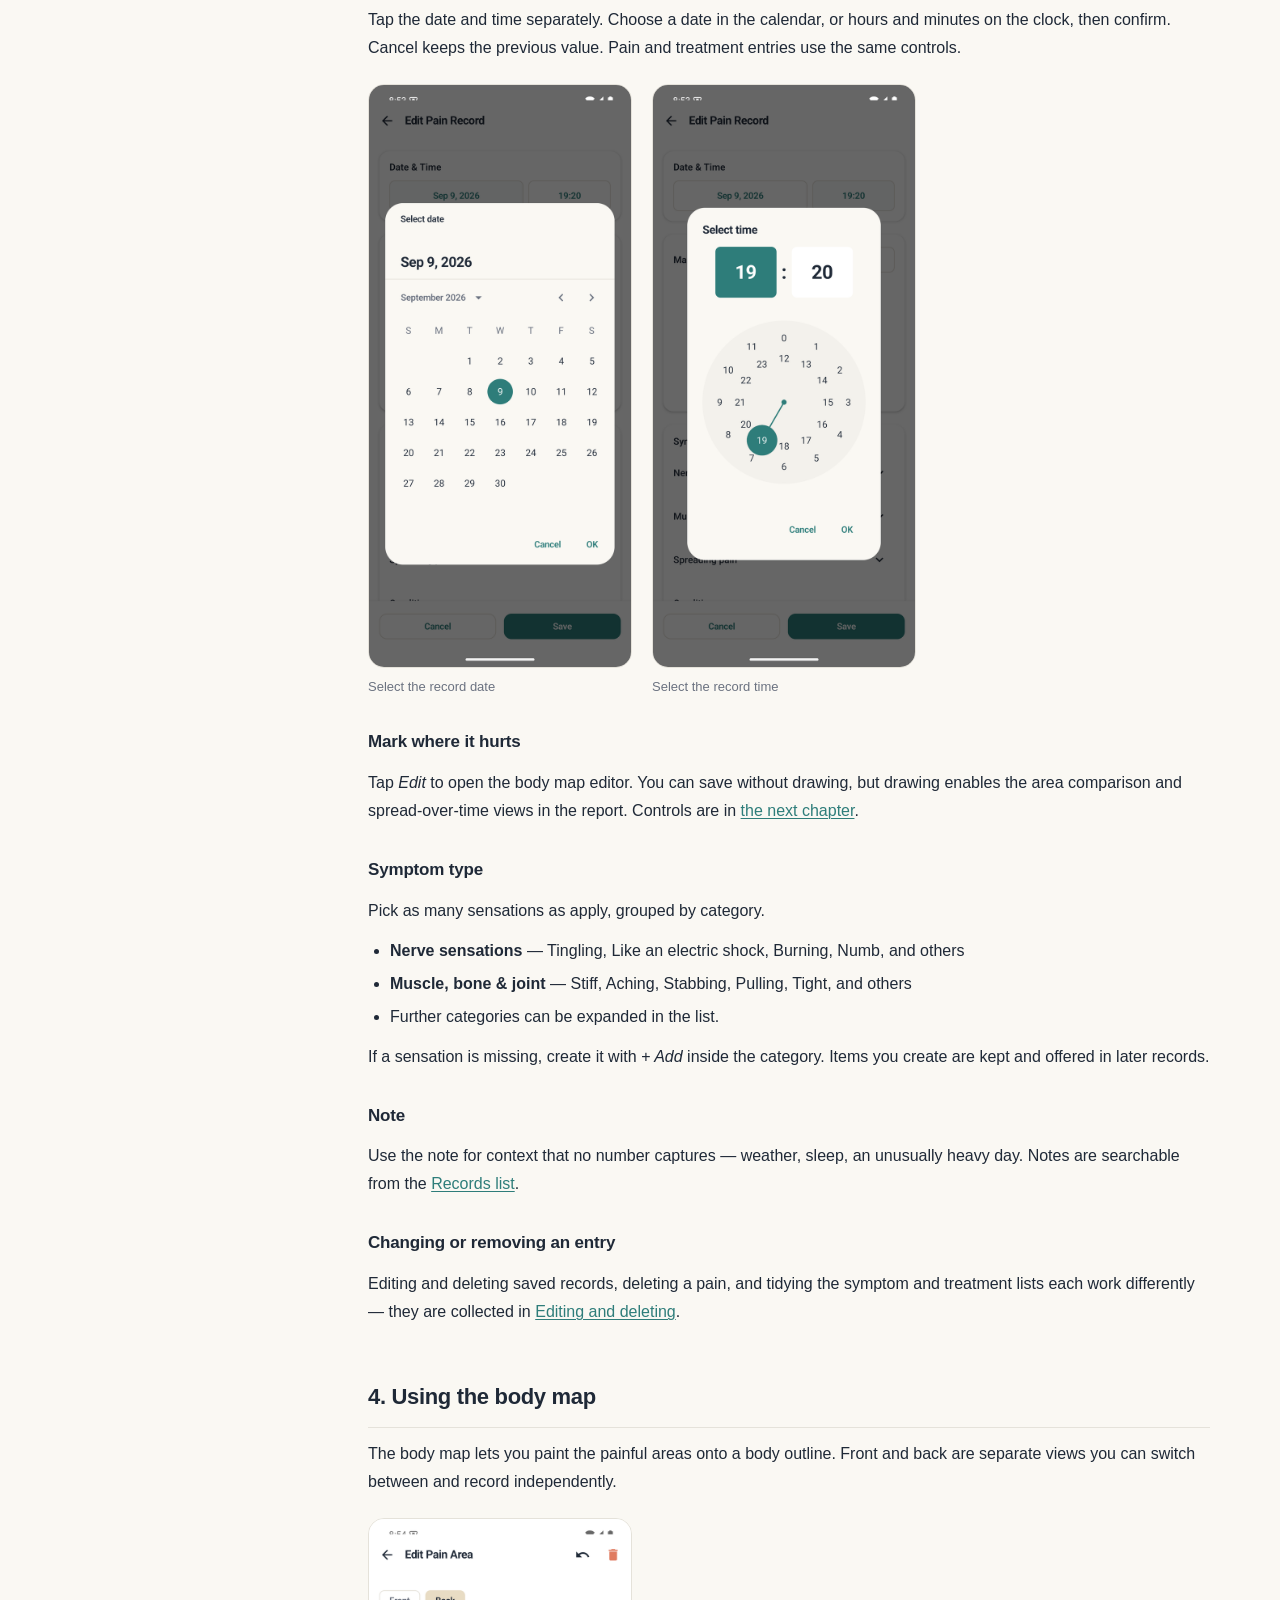
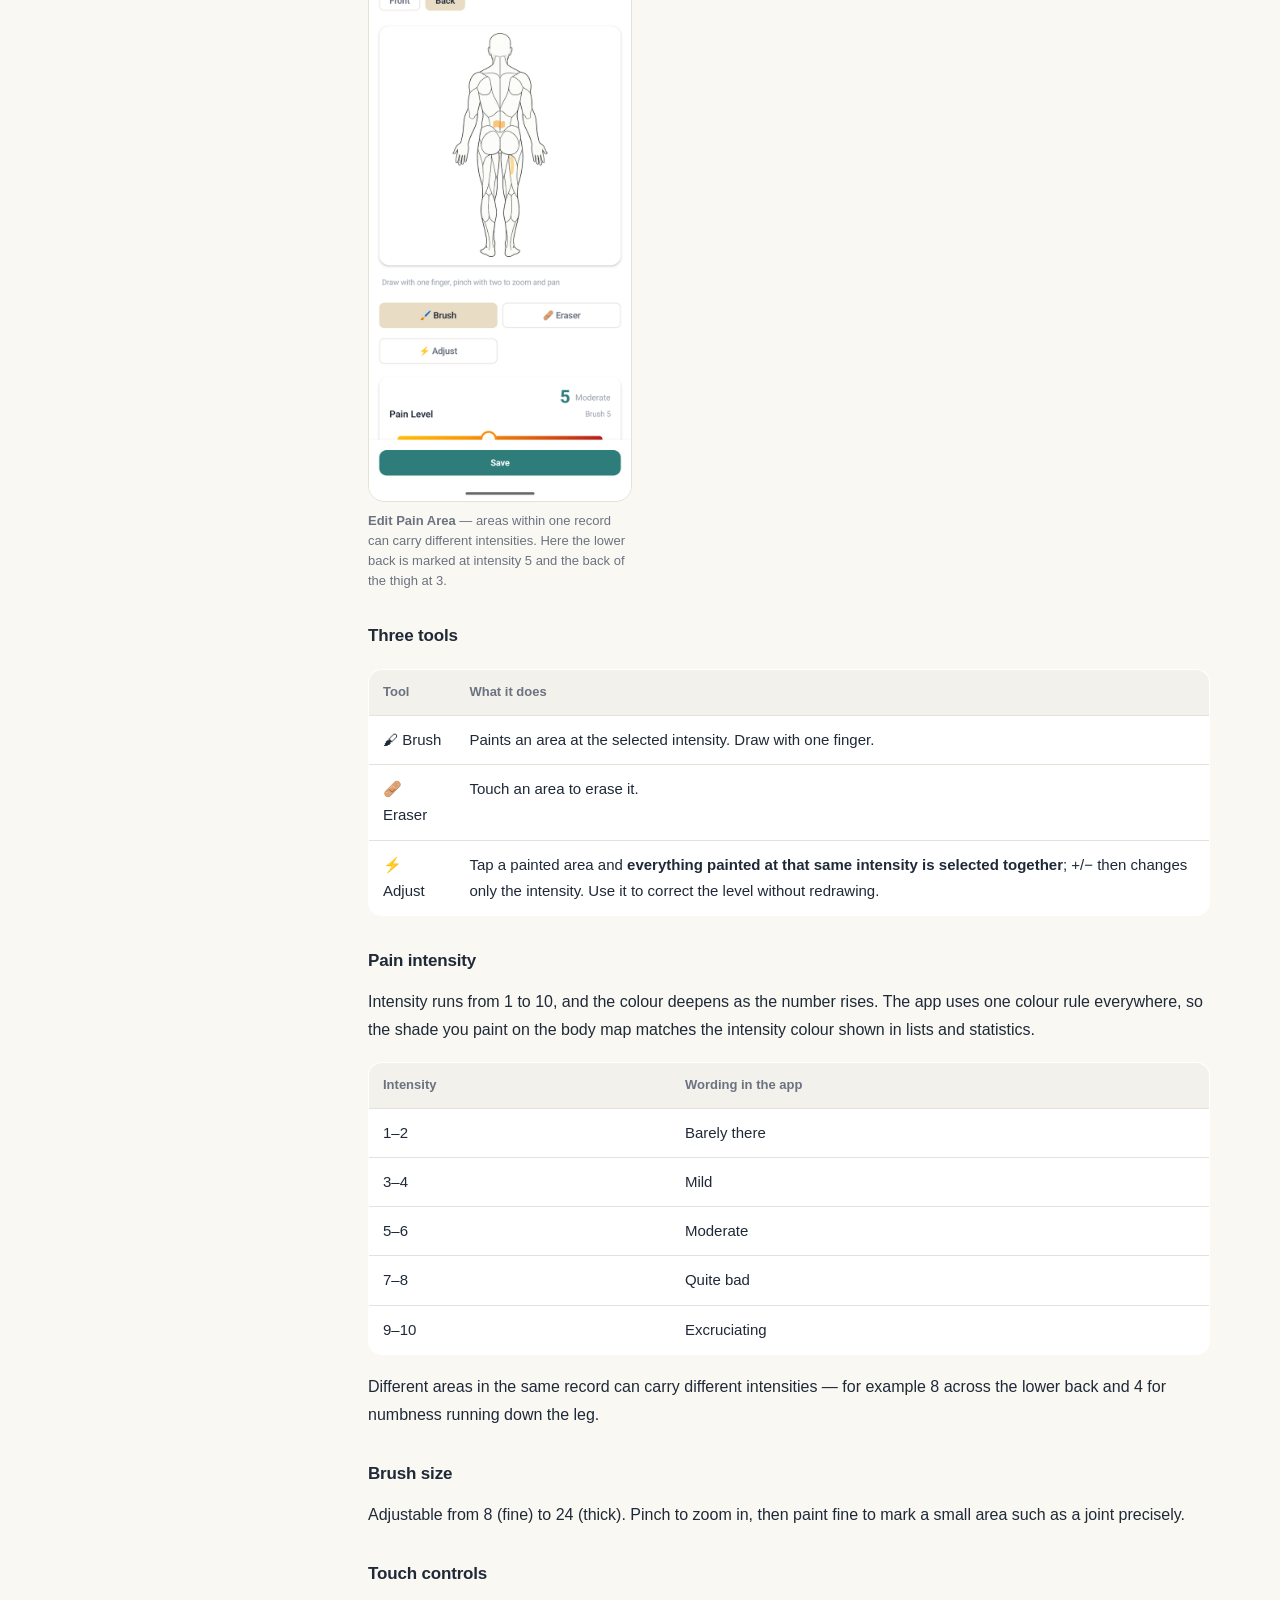
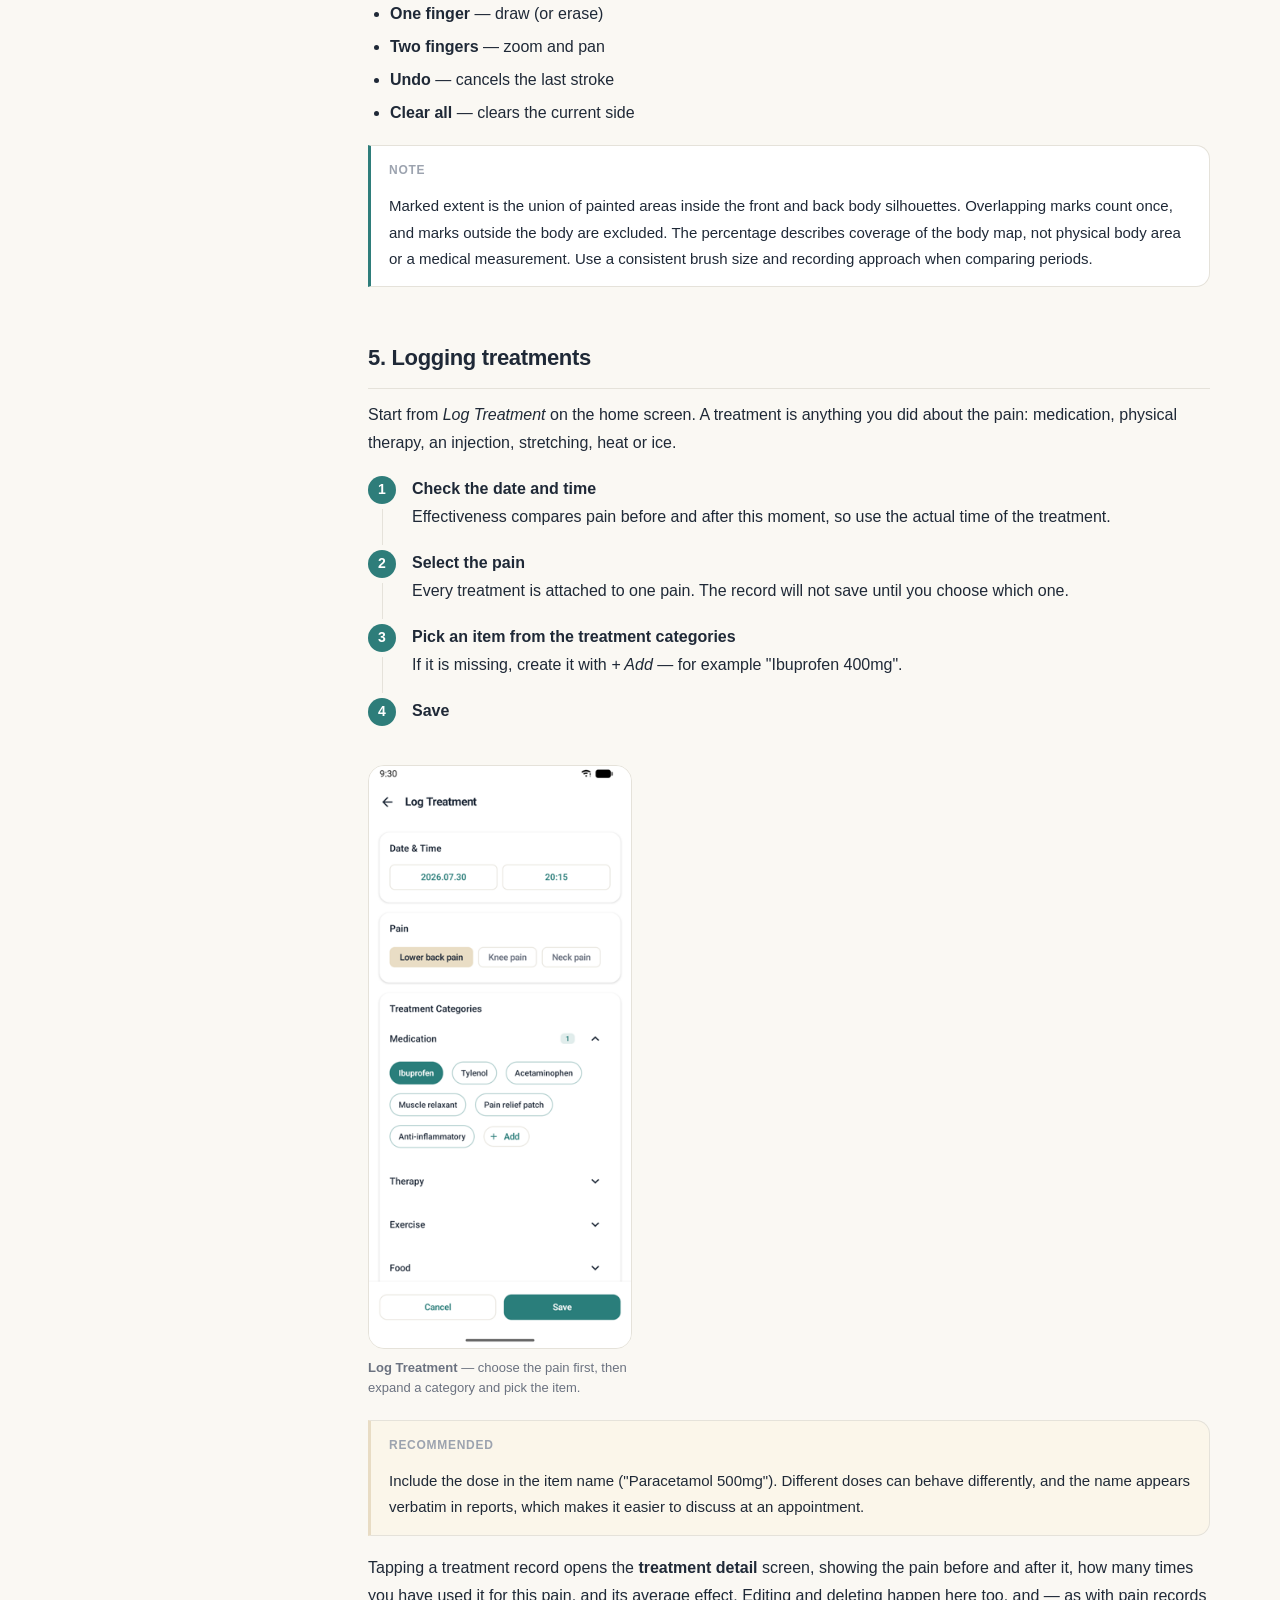
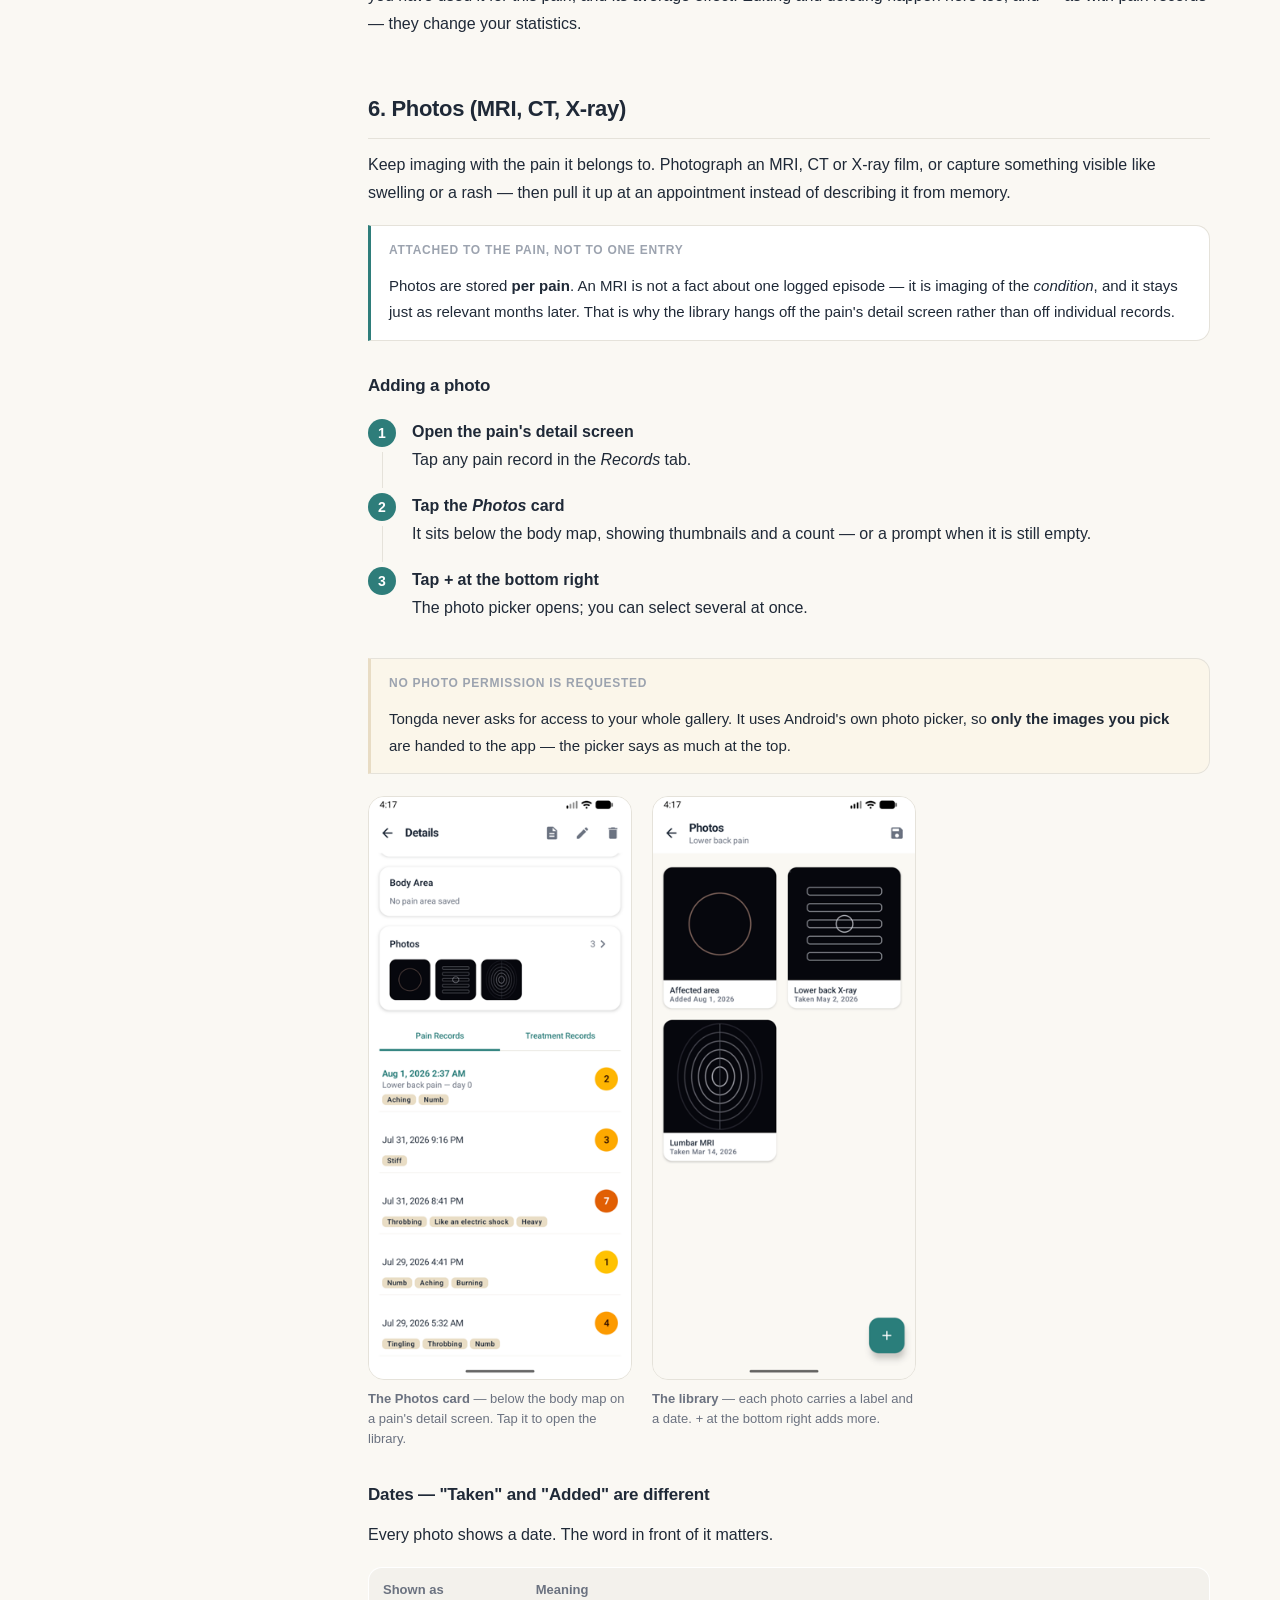
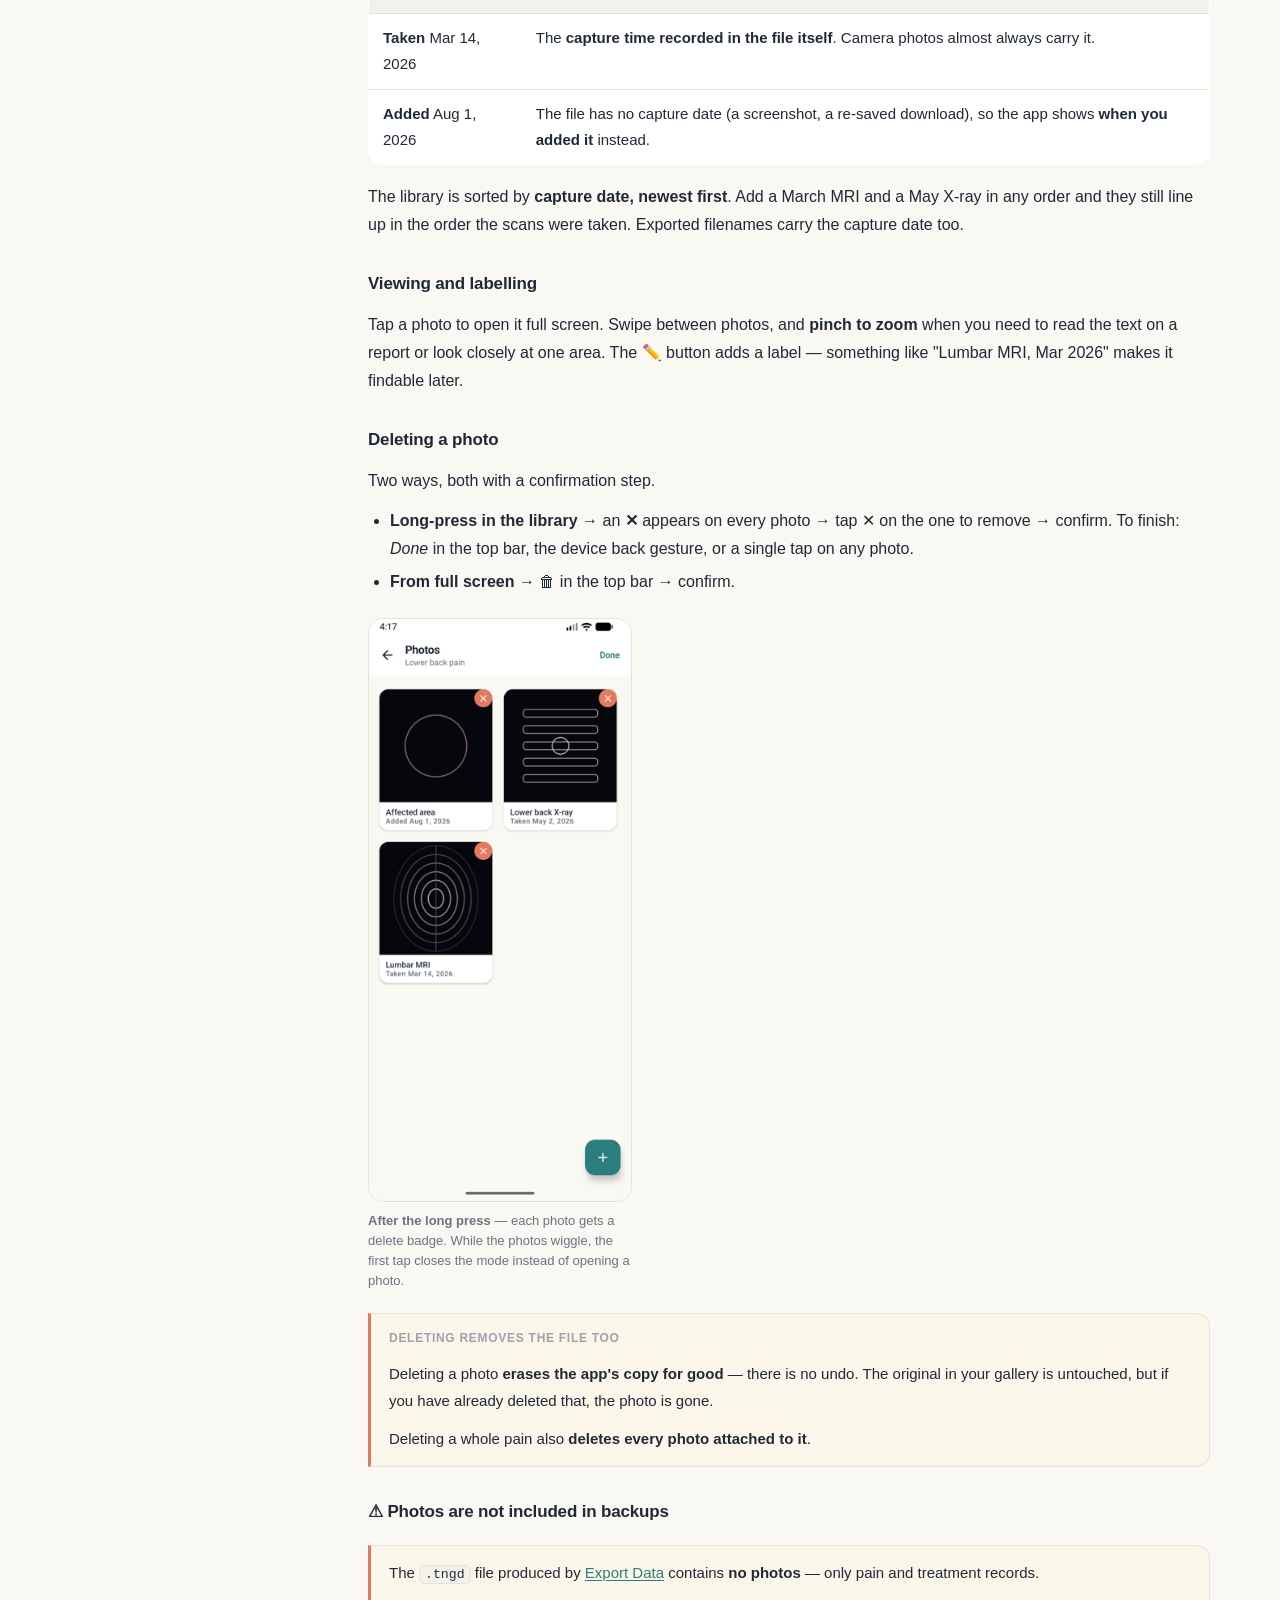
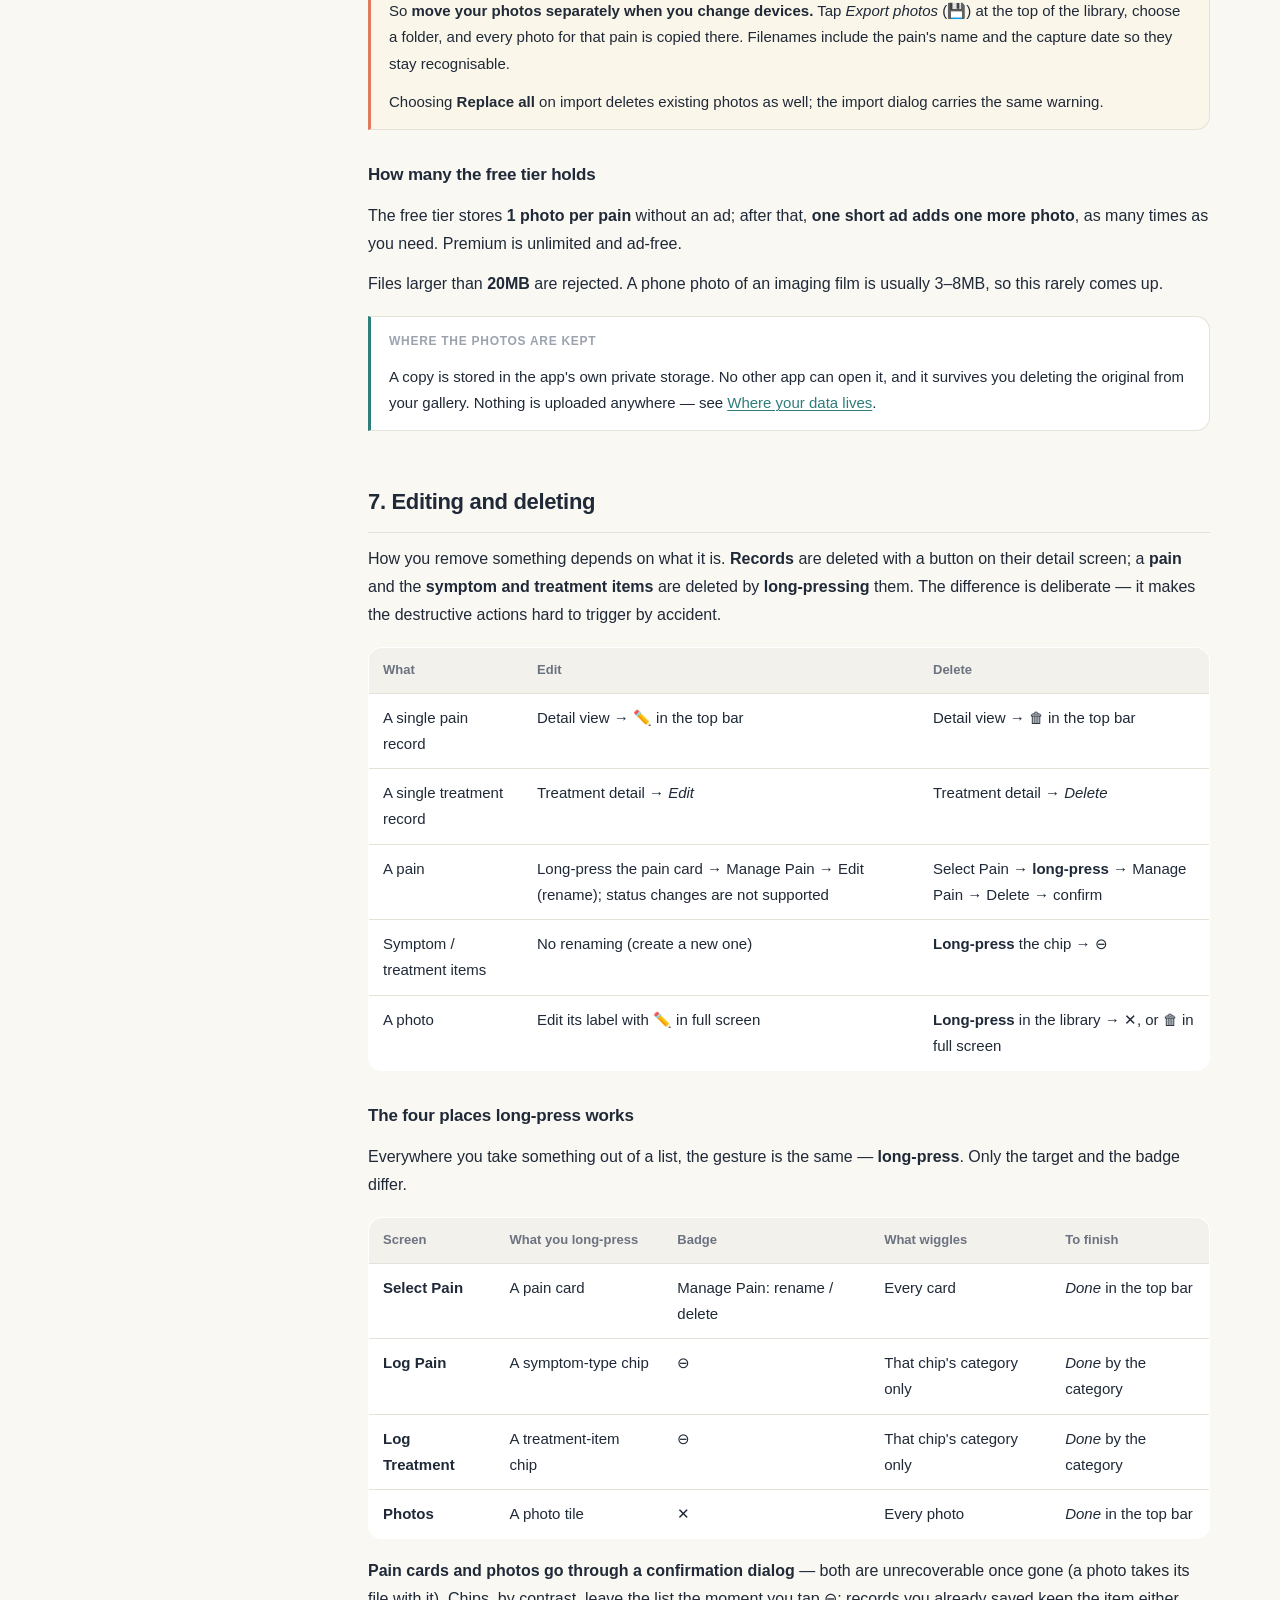
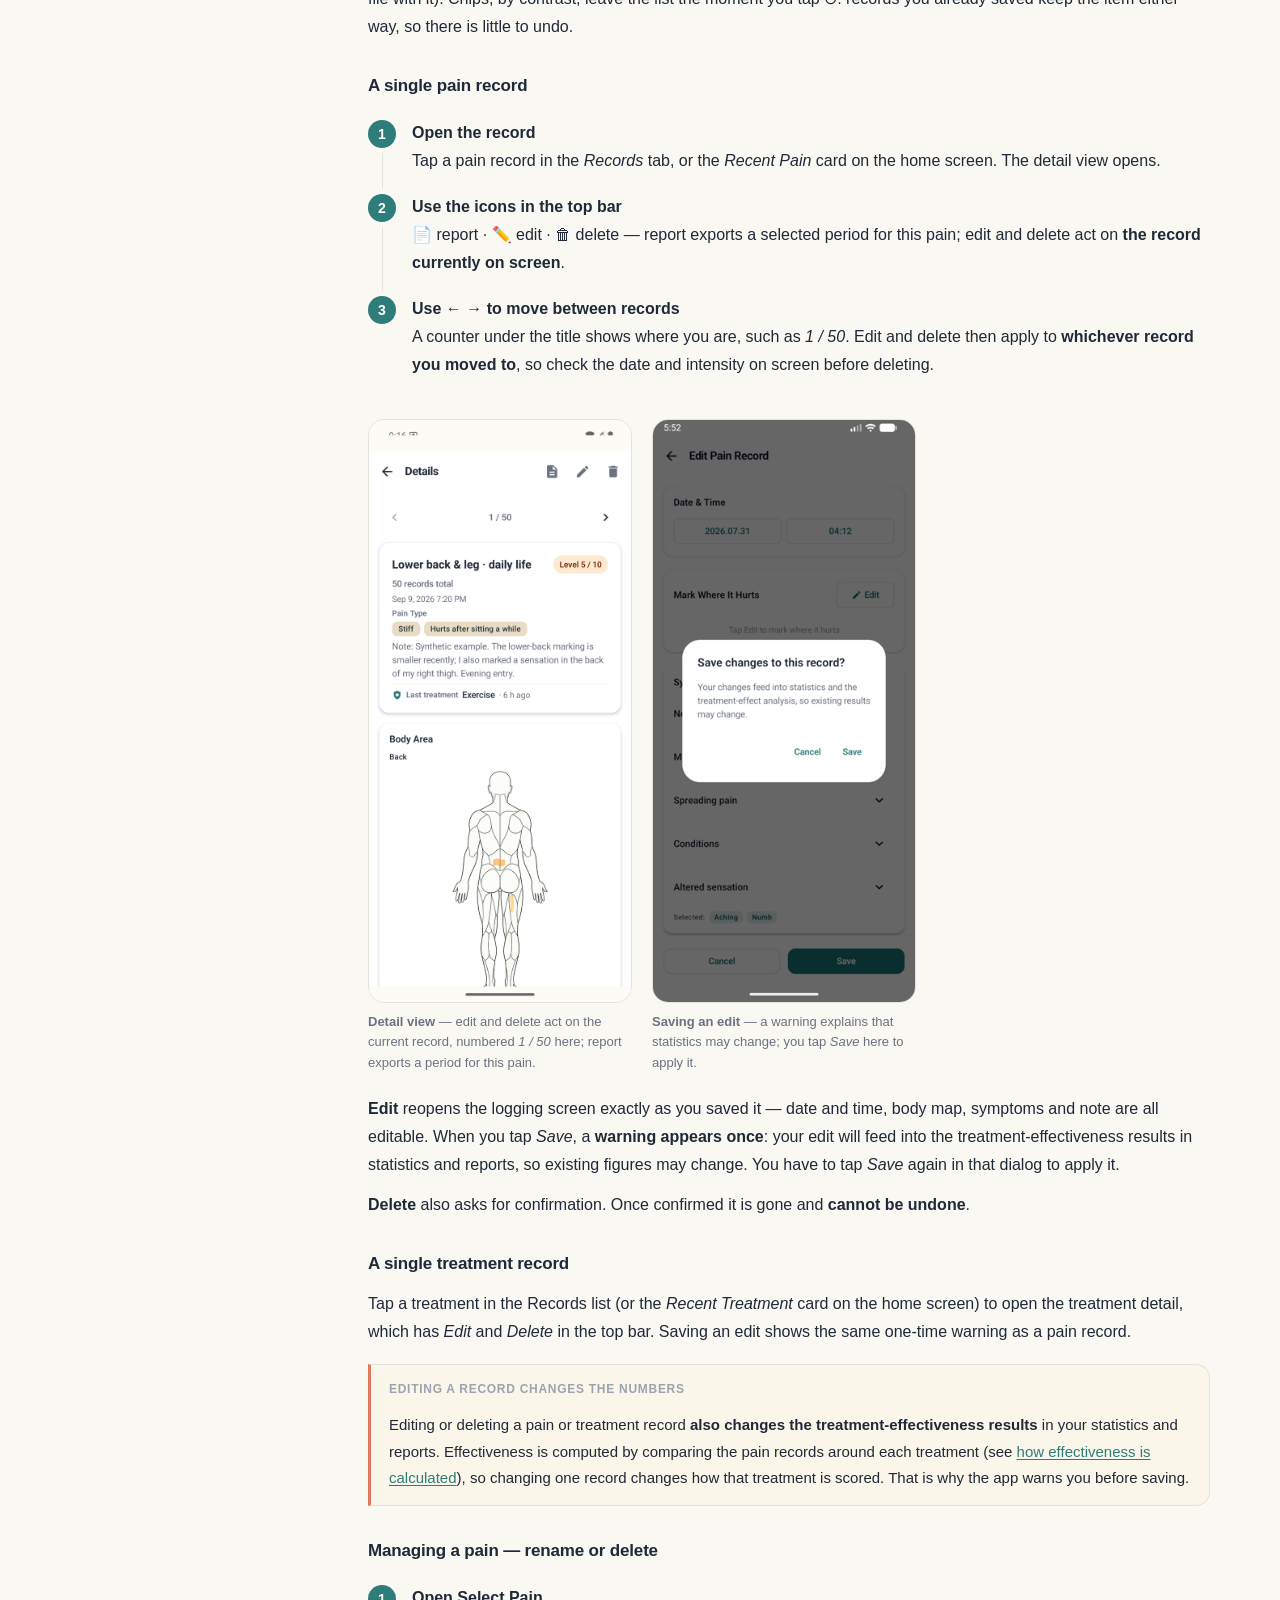
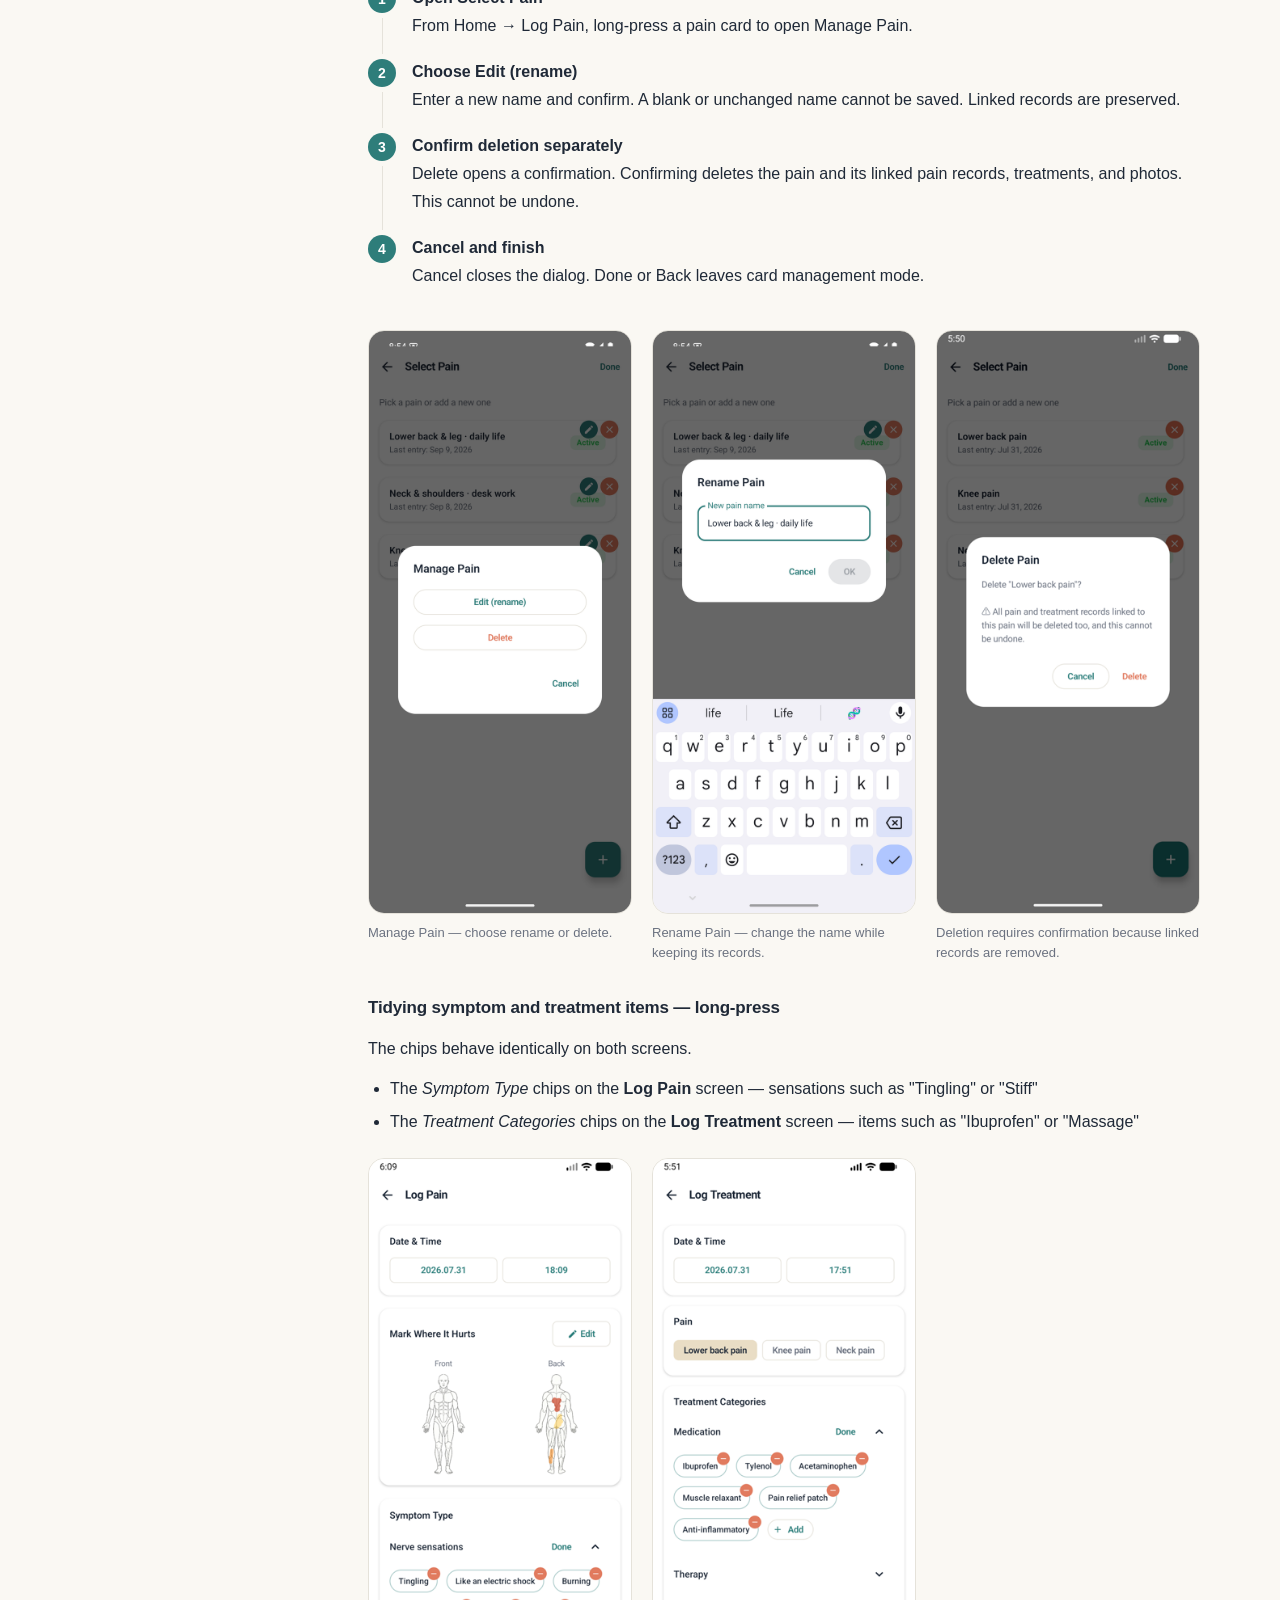
<file: en/index.html>
<!DOCTYPE html>
<html lang="en">
<head>
<meta charset="utf-8">
<meta name="viewport" content="width=device-width, initial-scale=1">
<title>Tongda User Manual</title>
<meta name="description" content="Tongda — user manual for the chronic pain diary app. How to log pain, use the body map, read treatment effectiveness, export reports, and back up your data.">
<meta name="color-scheme" content="light dark">
<link rel="stylesheet" href="../assets/manual.css">
</head>
<body>

<div class="topbar">
  <div class="topbar-inner">
    <a class="brand" href="./"><span class="brand-mark">T</span>Tongda <small>User Manual</small></a>
    <div class="langswitch">
      <a href="../ko/">한국어</a>
      <a href="../en/" aria-current="true">English</a>
    </div>
  </div>
</div>

<div class="wrap">

<nav class="toc" aria-label="Contents">
  <h2>Contents</h2>
  <ol>
    <li><a href="#intro">What Tongda is for</a></li>
    <li><a href="#quickstart">Get started in 3 minutes</a></li>
    <li><a href="#pain">Logging pain</a></li>
    <li><a href="#bodymap">Using the body map</a></li>
    <li><a href="#treatment">Logging treatments</a></li>
    <li><a href="#attachments">Photos (MRI, CT, X-ray)</a></li>
    <li><a href="#manage">Editing and deleting</a></li>
    <li><a href="#browse">Browsing your records</a></li>
    <li><a href="#stats">Pain Analysis</a></li>
    <li><a href="#effect">How effectiveness is calculated</a></li>
    <li><a href="#notif">Notifications</a></li>
    <li><a href="#widget">Home screen widget</a></li>
    <li><a href="#report">Exporting a report</a></li>
    <li><a href="#backup">Backup and restore</a></li>
    <li><a href="#settings">Language and text size</a></li>
    <li><a href="#premium">Free limits and Premium</a></li>
    <li><a href="#privacy">Where your data lives</a></li>
    <li><a href="#faq">Frequently asked questions</a></li>
    <li><a href="#disclaimer">Medical notice</a></li>
  </ol>
</nav>

<main>

<div class="hero">
  <h1>Tongda User Manual</h1>
  <p>Tongda is a pain diary for tracking chronic pain and reviewing changes around treatments in your own records. This manual walks through every feature in the order you meet it in the app.</p>
  <div class="chips">
    <a class="chip" href="#quickstart">First steps</a>
    <a class="chip" href="#bodymap">Body map</a>
    <a class="chip" href="#attachments">Keep MRI &amp; CT images</a>
    <a class="chip" href="#manage">Fix or delete an entry</a>
    <a class="chip" href="#report">Report for your doctor</a>
    <a class="chip" href="#backup">New phone · backup</a>
    <a class="chip" href="#faq">Notifications not arriving</a>
  </div>
</div>
<p class="caption">Screens contain synthetic examples. Some unchanged features retain earlier captures; layout can vary with device and text size.</p>
<section id="intro">
  <h2>What Tongda is for</h2>
  <p>Pain is hard to remember accurately. "Is it better than last month?" is difficult to answer honestly, and judgments about which medication or therapy helped end up resting on impressions. Tongda exists to close that gap.</p>
  <ul>
    <li><strong>Log Pain</strong> — record when it hurt, where, and how badly, by drawing directly on a body map.</li>
    <li><strong>Log Treatment</strong> — record what you did about it: medication, physical therapy, injections, exercise, heat or ice.</li>
    <li><strong>Analyse</strong> — see time-of-day patterns, pain trends, and a ranking of your treatments by effect.</li>
    <li><strong>Report</strong> — export a summary document as a PDF to bring to an appointment.</li>
  </ul>
  <p>Records are stored <strong>on your device</strong>. There is no account and no sign-in.</p>
</section>

<section id="quickstart">
  <h2>Get started in 3 minutes</h2>
  <p>New pain and treatment entries are saved under a selected <strong>pain</strong> — a named condition you want to track, such as "Lower back pain" or "Migraine". So the first step is creating one.</p>
  <ol class="steps">
    <li><b>Tap <em>Log Pain</em> on the home screen</b>It is in the quick-record area.</li>
    <li><b>On the Select Pain screen, tap <em>+</em> to add one</b>Be specific enough to recognise later — for example "Right shoulder pain" or "Knee pain (stairs)".</li>
    <li><b>Select it to open the logging screen</b>The date and time are pre-filled with the current moment; change them if the episode was earlier.</li>
    <li><b>Tap <em>Edit</em> and mark where it hurts on the body map</b>Pick an intensity and paint with your finger. See the <a href="#bodymap">body map chapter</a> for the controls.</li>
    <li><b>Choose symptom types and add a note</b>Picking sensations like "Tingling" or "Stiff" lets you see how the character of the pain changes over time.</li>
    <li><b>Save</b>It appears immediately on the home screen's recent-pain card.</li>
  </ol>
  <div class="shots">
    <figure class="shot">
      <img src="../assets/img/en/01_home.png" alt="Tongda home screen with recent pain card and quick record tiles" loading="lazy" width="648" height="1440">
      <figcaption><b>Home</b> — recent pain and treatment as cards, with <em>Quick Record</em> below to start straight away.</figcaption>
    </figure>
    <figure class="shot">
      <img src="../assets/img/en/02_issue_select.png" alt="Select Pain screen listing tracked pains with an add button" loading="lazy" width="648" height="1440">
      <figcaption><b>Select Pain</b> — pick what you are tracking, or create a new one with <em>+</em> at the bottom right.</figcaption>
    </figure>
  </div>
  <div class="tip">
    <span class="label">Next</span>
    <p>If you took medication or had treatment, log that too via <em>Log Treatment</em>. Effectiveness comparison in <a href="#stats">Pain Analysis</a> only works once both kinds of records exist.</p>
  </div>
</section>

<section id="pain">
  <h2>Logging pain</h2>
  <p>Start from <em>Log Pain</em> on the home screen or from the bottom tab bar. The screen has four parts.</p>

  <figure class="shot">
    <img src="../assets/img/en/03_record.png" alt="Log Pain screen showing date and time, body map, symptom types and save button" loading="lazy" width="648" height="1440">
    <figcaption><b>Edit Pain Record example</b> — from the top: date and time, mark where it hurts, symptom type, then the note.</figcaption>
  </figure>

  <h3>Date and time</h3>
  <p>Defaults to now. If the episode was earlier, tap to change it. Time-of-day patterns in Pain Analysis are calculated from this value, so entering the time it actually hurt keeps the analysis accurate.</p>

  <p>Tap the date and time separately. Choose a date in the calendar, or hours and minutes on the clock, then confirm. Cancel keeps the previous value. Pain and treatment entries use the same controls.</p><div class="shots"><figure class="shot"><img src="../assets/img/en/29_date_picker.png" alt="Select the record date" loading="lazy" width="648" height="1440"><figcaption>Select the record date</figcaption></figure><figure class="shot"><img src="../assets/img/en/30_time_picker.png" alt="Select the record time" loading="lazy" width="648" height="1440"><figcaption>Select the record time</figcaption></figure></div>
<h3>Mark where it hurts</h3>
  <p>Tap <em>Edit</em> to open the body map editor. You can save without drawing, but drawing enables the area comparison and spread-over-time views in the report. Controls are in <a href="#bodymap">the next chapter</a>.</p>

  <h3>Symptom type</h3>
  <p>Pick as many sensations as apply, grouped by category.</p>
  <ul>
    <li><strong>Nerve sensations</strong> — Tingling, Like an electric shock, Burning, Numb, and others</li>
    <li><strong>Muscle, bone &amp; joint</strong> — Stiff, Aching, Stabbing, Pulling, Tight, and others</li>
    <li>Further categories can be expanded in the list.</li>
  </ul>
  <p>If a sensation is missing, create it with <em>+ Add</em> inside the category. Items you create are kept and offered in later records.</p>

  <h3>Note</h3>
  <p>Use the note for context that no number captures — weather, sleep, an unusually heavy day. Notes are searchable from the <a href="#browse">Records list</a>.</p>

  <h3>Changing or removing an entry</h3>
  <p>Editing and deleting saved records, deleting a pain, and tidying the symptom and treatment lists each work differently — they are collected in <a href="#manage">Editing and deleting</a>.</p>
</section>

<section id="bodymap">
  <h2>Using the body map</h2>
  <p>The body map lets you paint the painful areas onto a body outline. Front and back are separate views you can switch between and record independently.</p>

  <figure class="shot">
    <img src="../assets/img/en/04_bodymap.png" alt="Body map editor with the lower back marked at intensity 5 and the posterior thigh at intensity 3" loading="lazy" width="648" height="1440">
    <figcaption><b>Edit Pain Area</b> — areas within one record can carry different intensities. Here the lower back is marked at intensity 5 and the back of the thigh at 3.</figcaption>
  </figure>

  <h3>Three tools</h3>
  <div class="tablewrap">
  <table>
    <thead><tr><th>Tool</th><th>What it does</th></tr></thead>
    <tbody>
      <tr><td>🖌 Brush</td><td>Paints an area at the selected intensity. Draw with one finger.</td></tr>
      <tr><td>🩹 Eraser</td><td>Touch an area to erase it.</td></tr>
      <tr><td>⚡ Adjust</td><td>Tap a painted area and <strong>everything painted at that same intensity is selected together</strong>; +/− then changes only the intensity. Use it to correct the level without redrawing.</td></tr>
    </tbody>
  </table>
  </div>

  <h3>Pain intensity</h3>
  <p>Intensity runs from 1 to 10, and the colour deepens as the number rises. The app uses one colour rule everywhere, so the shade you paint on the body map matches the intensity colour shown in lists and statistics.</p>
  <div class="tablewrap">
  <table>
    <thead><tr><th>Intensity</th><th>Wording in the app</th></tr></thead>
    <tbody>
      <tr><td>1–2</td><td>Barely there</td></tr>
      <tr><td>3–4</td><td>Mild</td></tr>
      <tr><td>5–6</td><td>Moderate</td></tr>
      <tr><td>7–8</td><td>Quite bad</td></tr>
      <tr><td>9–10</td><td>Excruciating</td></tr>
    </tbody>
  </table>
  </div>
  <p>Different areas in the same record can carry different intensities — for example 8 across the lower back and 4 for numbness running down the leg.</p>

  <h3>Brush size</h3>
  <p>Adjustable from 8 (fine) to 24 (thick). Pinch to zoom in, then paint fine to mark a small area such as a joint precisely.</p>

  <h3>Touch controls</h3>
  <ul>
    <li><strong>One finger</strong> — draw (or erase)</li>
    <li><strong>Two fingers</strong> — zoom and pan</li>
    <li><strong>Undo</strong> — cancels the last stroke</li>
    <li><strong>Clear all</strong> — clears the current side</li>
  </ul>
  <div class="note">
    <span class="label">Note</span>
    <p>Marked extent is the union of painted areas inside the front and back body silhouettes. Overlapping marks count once, and marks outside the body are excluded. The percentage describes coverage of the body map, not physical body area or a medical measurement. Use a consistent brush size and recording approach when comparing periods.</p>
  </div>
</section>

<section id="treatment">
  <h2>Logging treatments</h2>
  <p>Start from <em>Log Treatment</em> on the home screen. A treatment is anything you did about the pain: medication, physical therapy, an injection, stretching, heat or ice.</p>
  <ol class="steps">
    <li><b>Check the date and time</b>Effectiveness compares pain before and after this moment, so use the actual time of the treatment.</li>
    <li><b>Select the pain</b>Every treatment is attached to one pain. The record will not save until you choose which one.</li>
    <li><b>Pick an item from the treatment categories</b>If it is missing, create it with <em>+ Add</em> — for example "Ibuprofen 400mg".</li>
    <li><b>Save</b></li>
  </ol>
  <figure class="shot">
    <img src="../assets/img/en/05_treatment.png" alt="Log Treatment screen with a pain selected and Ibuprofen picked from the medication category" loading="lazy" width="324" height="720">
    <figcaption><b>Log Treatment</b> — choose the pain first, then expand a category and pick the item.</figcaption>
  </figure>
  <div class="tip">
    <span class="label">Recommended</span>
    <p>Include the dose in the item name ("Paracetamol 500mg"). Different doses can behave differently, and the name appears verbatim in reports, which makes it easier to discuss at an appointment.</p>
  </div>
  <p>Tapping a treatment record opens the <strong>treatment detail</strong> screen, showing the pain before and after it, how many times you have used it for this pain, and its average effect. Editing and deleting happen here too, and — as with pain records — they change your statistics.</p>
</section>

<section id="attachments">
  <h2>Photos (MRI, CT, X-ray)</h2>
  <p>Keep imaging with the pain it belongs to. Photograph an MRI, CT or X-ray film, or capture something visible like swelling or a rash — then pull it up at an appointment instead of describing it from memory.</p>

  <div class="note">
    <span class="label">Attached to the pain, not to one entry</span>
    <p>Photos are stored <strong>per pain</strong>. An MRI is not a fact about one logged episode — it is imaging of the <em>condition</em>, and it stays just as relevant months later. That is why the library hangs off the pain's detail screen rather than off individual records.</p>
  </div>

  <h3>Adding a photo</h3>
  <ol class="steps">
    <li><b>Open the pain's detail screen</b>Tap any pain record in the <em>Records</em> tab.</li>
    <li><b>Tap the <em>Photos</em> card</b>It sits below the body map, showing thumbnails and a count — or a prompt when it is still empty.</li>
    <li><b>Tap <em>+</em> at the bottom right</b>The photo picker opens; you can select several at once.</li>
  </ol>
  <div class="tip">
    <span class="label">No photo permission is requested</span>
    <p>Tongda never asks for access to your whole gallery. It uses Android's own photo picker, so <strong>only the images you pick</strong> are handed to the app — the picker says as much at the top.</p>
  </div>

  <div class="shots">
    <figure class="shot">
      <img src="../assets/img/en/20_att_card.png" alt="Photos card on the pain detail screen with three thumbnails and a count" loading="lazy" width="324" height="720">
      <figcaption><b>The Photos card</b> — below the body map on a pain's detail screen. Tap it to open the library.</figcaption>
    </figure>
    <figure class="shot">
      <img src="../assets/img/en/21_att_grid.png" alt="Photo library grid with a label and date under each photo" loading="lazy" width="324" height="720">
      <figcaption><b>The library</b> — each photo carries a label and a date. <em>+</em> at the bottom right adds more.</figcaption>
    </figure>
  </div>

  <h3>Dates — "Taken" and "Added" are different</h3>
  <p>Every photo shows a date. The word in front of it matters.</p>
  <div class="tablewrap">
  <table>
    <thead><tr><th>Shown as</th><th>Meaning</th></tr></thead>
    <tbody>
      <tr><td><strong>Taken</strong> Mar 14, 2026</td><td>The <strong>capture time recorded in the file itself</strong>. Camera photos almost always carry it.</td></tr>
      <tr><td><strong>Added</strong> Aug 1, 2026</td><td>The file has no capture date (a screenshot, a re-saved download), so the app shows <strong>when you added it</strong> instead.</td></tr>
    </tbody>
  </table>
  </div>
  <p>The library is sorted by <strong>capture date, newest first</strong>. Add a March MRI and a May X-ray in any order and they still line up in the order the scans were taken. Exported filenames carry the capture date too.</p>

  <h3>Viewing and labelling</h3>
  <p>Tap a photo to open it full screen. Swipe between photos, and <strong>pinch to zoom</strong> when you need to read the text on a report or look closely at one area. The ✏️ button adds a label — something like "Lumbar MRI, Mar 2026" makes it findable later.</p>

  <h3>Deleting a photo</h3>
  <p>Two ways, both with a confirmation step.</p>
  <ul>
    <li><strong>Long-press in the library</strong> → an <strong>✕</strong> appears on every photo → tap ✕ on the one to remove → confirm. To finish: <em>Done</em> in the top bar, the device back gesture, or a single tap on any photo.</li>
    <li><strong>From full screen</strong> → 🗑 in the top bar → confirm.</li>
  </ul>

  <figure class="shot">
    <img src="../assets/img/en/22_att_wiggle.png" alt="Photo library after a long press — an X badge on each photo and Done in the top bar" loading="lazy" width="324" height="720">
    <figcaption><b>After the long press</b> — each photo gets a delete badge. While the photos wiggle, the first tap closes the mode instead of opening a photo.</figcaption>
  </figure>

  <div class="warn">
    <span class="label">Deleting removes the file too</span>
    <p>Deleting a photo <strong>erases the app's copy for good</strong> — there is no undo. The original in your gallery is untouched, but if you have already deleted that, the photo is gone.</p>
    <p>Deleting a whole pain also <strong>deletes every photo attached to it</strong>.</p>
  </div>

  <h3>⚠ Photos are not included in backups</h3>
  <div class="warn">
    <p>The <code>.tngd</code> file produced by <a href="#backup">Export Data</a> contains <strong>no photos</strong> — only pain and treatment records.</p>
    <p>So <strong>move your photos separately when you change devices.</strong> Tap <em>Export photos</em> (💾) at the top of the library, choose a folder, and every photo for that pain is copied there. Filenames include the pain's name and the capture date so they stay recognisable.</p>
    <p>Choosing <strong>Replace all</strong> on import deletes existing photos as well; the import dialog carries the same warning.</p>
  </div>

  <h3>How many the free tier holds</h3>
  <p>The free tier stores <strong>1 photo per pain</strong> without an ad; after that, <strong>one short ad adds one more photo</strong>, as many times as you need. Premium is unlimited and ad-free.</p>
  <p>Files larger than <strong>20MB</strong> are rejected. A phone photo of an imaging film is usually 3–8MB, so this rarely comes up.</p>

  <div class="note">
    <span class="label">Where the photos are kept</span>
    <p>A copy is stored in the app's own private storage. No other app can open it, and it survives you deleting the original from your gallery. Nothing is uploaded anywhere — see <a href="#privacy">Where your data lives</a>.</p>
  </div>
</section>

<section id="manage">
  <h2>Editing and deleting</h2>
  <p>How you remove something depends on what it is. <strong>Records</strong> are deleted with a button on their detail screen; a <strong>pain</strong> and the <strong>symptom and treatment items</strong> are deleted by <strong>long-pressing</strong> them. The difference is deliberate — it makes the destructive actions hard to trigger by accident.</p>

  <div class="tablewrap">
  <table>
    <thead><tr><th>What</th><th>Edit</th><th>Delete</th></tr></thead>
    <tbody>
      <tr><td>A single pain record</td><td>Detail view → ✏️ in the top bar</td><td>Detail view → 🗑 in the top bar</td></tr>
      <tr><td>A single treatment record</td><td>Treatment detail → <em>Edit</em></td><td>Treatment detail → <em>Delete</em></td></tr>
      <tr><td>A pain</td><td>Long-press the pain card → Manage Pain → Edit (rename); status changes are not supported</td><td>Select Pain → <strong>long-press</strong> → Manage Pain → Delete → confirm</td></tr>
      <tr><td>Symptom / treatment items</td><td>No renaming (create a new one)</td><td><strong>Long-press</strong> the chip → ⊖</td></tr>
      <tr><td>A photo</td><td>Edit its label with ✏️ in full screen</td><td><strong>Long-press</strong> in the library → ✕, or 🗑 in full screen</td></tr>
    </tbody>
  </table>
  </div>

  <h3>The four places long-press works</h3>
  <p>Everywhere you take something out of a list, the gesture is the same — <strong>long-press</strong>. Only the target and the badge differ.</p>
  <div class="tablewrap">
  <table>
    <thead><tr><th>Screen</th><th>What you long-press</th><th>Badge</th><th>What wiggles</th><th>To finish</th></tr></thead>
    <tbody>
      <tr><td><strong>Select Pain</strong></td><td>A pain card</td><td>Manage Pain: rename / delete</td><td>Every card</td><td><em>Done</em> in the top bar</td></tr>
      <tr><td><strong>Log Pain</strong></td><td>A symptom-type chip</td><td>⊖</td><td>That chip's category only</td><td><em>Done</em> by the category</td></tr>
      <tr><td><strong>Log Treatment</strong></td><td>A treatment-item chip</td><td>⊖</td><td>That chip's category only</td><td><em>Done</em> by the category</td></tr>
      <tr><td><strong>Photos</strong></td><td>A photo tile</td><td>✕</td><td>Every photo</td><td><em>Done</em> in the top bar</td></tr>
    </tbody>
  </table>
  </div>
  <p><strong>Pain cards and photos go through a confirmation dialog</strong> — both are unrecoverable once gone (a photo takes its file with it). Chips, by contrast, leave the list the moment you tap ⊖: records you already saved keep the item either way, so there is little to undo.</p>

  <h3>A single pain record</h3>
  <ol class="steps">
    <li><b>Open the record</b>Tap a pain record in the <em>Records</em> tab, or the <em>Recent Pain</em> card on the home screen. The detail view opens.</li>
    <li><b>Use the icons in the top bar</b>📄 report · ✏️ edit · 🗑 delete — report exports a selected period for this pain; edit and delete act on <strong>the record currently on screen</strong>.</li>
    <li><b>Use ← → to move between records</b>A counter under the title shows where you are, such as <em>1 / 50</em>. Edit and delete then apply to <strong>whichever record you moved to</strong>, so check the date and intensity on screen before deleting.</li>
  </ol>

  <div class="shots">
    <figure class="shot">
      <img src="../assets/img/en/17_detail_actions.png" alt="Detail view top bar with report, edit and delete icons above a 1/50 record pager" loading="lazy" width="648" height="1440">
      <figcaption><b>Detail view</b> — edit and delete act on the current record, numbered <em>1 / 50</em> here; report exports a period for this pain.</figcaption>
    </figure>
    <figure class="shot">
      <img src="../assets/img/en/18_edit_warn.png" alt="Save changes to this record? warning dialog" loading="lazy" width="324" height="720">
      <figcaption><b>Saving an edit</b> — a warning explains that statistics may change; you tap <em>Save</em> here to apply it.</figcaption>
    </figure>
  </div>
  <p><strong>Edit</strong> reopens the logging screen exactly as you saved it — date and time, body map, symptoms and note are all editable. When you tap <em>Save</em>, a <strong>warning appears once</strong>: your edit will feed into the treatment-effectiveness results in statistics and reports, so existing figures may change. You have to tap <em>Save</em> again in that dialog to apply it.</p>
  <p><strong>Delete</strong> also asks for confirmation. Once confirmed it is gone and <strong>cannot be undone</strong>.</p>

  <h3>A single treatment record</h3>
  <p>Tap a treatment in the Records list (or the <em>Recent Treatment</em> card on the home screen) to open the treatment detail, which has <em>Edit</em> and <em>Delete</em> in the top bar. Saving an edit shows the same one-time warning as a pain record.</p>

  <div class="warn">
    <span class="label">Editing a record changes the numbers</span>
    <p>Editing or deleting a pain or treatment record <strong>also changes the treatment-effectiveness results</strong> in your statistics and reports. Effectiveness is computed by comparing the pain records around each treatment (see <a href="#effect">how effectiveness is calculated</a>), so changing one record changes how that treatment is scored. That is why the app warns you before saving.</p>
  </div>

  <h3>Managing a pain — rename or delete</h3><ol class="steps"><li><b>Open Select Pain</b>From Home → Log Pain, long-press a pain card to open Manage Pain.</li><li><b>Choose Edit (rename)</b>Enter a new name and confirm. A blank or unchanged name cannot be saved. Linked records are preserved.</li><li><b>Confirm deletion separately</b>Delete opens a confirmation. Confirming deletes the pain and its linked pain records, treatments, and photos. This cannot be undone.</li><li><b>Cancel and finish</b>Cancel closes the dialog. Done or Back leaves card management mode.</li></ol><div class="shots"><figure class="shot"><img src="../assets/img/en/14_issue_wiggle.png" alt="Manage Pain — choose rename or delete." loading="lazy" width="648" height="1440"><figcaption>Manage Pain — choose rename or delete.</figcaption></figure><figure class="shot"><img src="../assets/img/en/28_issue_rename.png" alt="Rename Pain — change the name while keeping its records." loading="lazy" width="648" height="1440"><figcaption>Rename Pain — change the name while keeping its records.</figcaption></figure><figure class="shot"><img src="../assets/img/en/15_issue_delete_confirm.png" alt="Deletion requires confirmation because linked records are removed." loading="lazy" width="324" height="720"><figcaption>Deletion requires confirmation because linked records are removed.</figcaption></figure></div>
<h3>Tidying symptom and treatment items — long-press</h3>
  <p>The chips behave identically on both screens.</p>
  <ul>
    <li>The <em>Symptom Type</em> chips on the <strong>Log Pain</strong> screen — sensations such as "Tingling" or "Stiff"</li>
    <li>The <em>Treatment Categories</em> chips on the <strong>Log Treatment</strong> screen — items such as "Ibuprofen" or "Massage"</li>
  </ul>

  <div class="shots">
    <figure class="shot">
      <img src="../assets/img/en/19_symptom_wiggle.png" alt="Log Pain screen with ⊖ badges only on the Nerve sensations chips and Done by the category" loading="lazy" width="324" height="720">
      <figcaption><b>Symptom-type chips</b> — only <em>Nerve sensations</em> wiggles; the categories below it are untouched.</figcaption>
    </figure>
    <figure class="shot">
      <img src="../assets/img/en/16_chip_wiggle.png" alt="Log Treatment screen with ⊖ badges only on the medication category chips" loading="lazy" width="324" height="720">
      <figcaption><b>Treatment-item chips</b> — likewise only <em>Medication</em> wiggles, while <em>Therapy</em>, <em>Exercise</em> and <em>Food</em> stay as they are.</figcaption>
    </figure>
  </div>
  <ol class="steps">
    <li><b>Long-press a chip</b>Only the chips in <strong>that chip's category</strong> start wiggling and get a ⊖ badge; other categories are untouched. A <em>Done</em> link appears next to the category title.</li>
    <li><b>Tap ⊖ on the chips you want out of the list</b>This happens immediately, without a confirmation dialog. See the table below for what it does.</li>
    <li><b>Tap <em>Done</em> next to the category title</b>The wiggling stops and tapping selects chips normally again.</li>
  </ol>
  <div class="tablewrap">
  <table>
    <thead><tr><th>Kind of chip</th><th>What ⊖ does</th></tr></thead>
    <tbody>
      <tr><td><strong>An item you added</strong> (via <em>+ Add</em>)</td><td>Removed from the list for good. You can recreate it with <em>+ Add</em>.</td></tr>
      <tr><td><strong>A built-in item</strong></td><td>Hidden from the list. It is concealed rather than deleted.</td></tr>
    </tbody>
  </table>
  </div>
  <ul>
    <li>Either way, <strong>records you already saved are untouched</strong> — only the list of choices for future records changes.</li>
    <li>If the item was selected on the record you are writing, that selection is cleared too.</li>
  </ul>
  <div class="warn">
    <span class="label">Hiding built-in items is one-way</span>
    <p>A hidden <strong>built-in item cannot currently be brought back from inside the app</strong> — adding an item with the same name via <em>+ Add</em> will not restore it. However long the list feels, it is safer to leave the built-in items alone and add the wordings you actually use with <em>+ Add</em>.</p>
  </div>

  <div class="note">
    <span class="label">Clearing everything and starting over</span>
    <p>Settings → Data → <em>Reset Data</em> deletes every pain, record and treatment at once. That cannot be undone either, so check your <a href="#backup">backup</a> first.</p>
  </div>
</section>

<section id="browse">
  <h2>Browsing your records</h2>
  <h3>Records list</h3>
  <p>The <em>Records</em> tab at the bottom. Filter by <strong>All / Pain / Treatment</strong>, and use the search field to search <strong>notes and treatment names</strong>. Searching "injection" finds the injection treatments; searching a word you used in a note finds those pain records.</p>

  <figure class="shot">
    <img src="../assets/img/en/06_list.png" alt="Records list with All, Pain and Treatment tabs, a search field and chronological entries" loading="lazy" width="324" height="720">
    <figcaption><b>Records</b> — filter by pain, split by type with the tabs, and search your notes.</figcaption>
  </figure>

  <h3>Detail view</h3>
  <p>Tapping a pain opens its detail screen.</p>
  <ul>
    <li><strong>Pain records tab</strong> — intensity, pain character, body map and note for each entry</li>
    <li><strong>Treatment records tab</strong> — the treatments attached to this pain</li>
    <li><strong>Last treatment</strong> — for each pain record, the most recent treatment before it and how long before (within 1 hour / N hours ago / N days ago)</li>
  </ul>
  <p>The detail screen is for per-entry history; aggregated figures and charts live in <a href="#stats">Pain Analysis</a>.</p>
<figure class="shot"><img src="../assets/img/en/06_detail.png" alt="Saved pain drawing — review the actual strokes and intensity in Details." loading="lazy" width="648" height="1440"><figcaption>Saved pain drawing — review the actual strokes and intensity in Details.</figcaption></figure>
</section>

<section id="stats">
<h2>Pain Analysis</h2><p>Open Stats, select a pain, and switch between <strong>Day · Month · Tracking</strong>. Screens below contain synthetic examples.</p><div class="shots"><figure class="shot"><img src="../assets/img/en/09_stats_day.png" alt="Day — multiple pain entries and treatment times on one date" loading="lazy" width="648" height="1440"><figcaption>Day — multiple pain entries and treatment times on one date</figcaption></figure><figure class="shot"><img src="../assets/img/en/07_stats_month.png" alt="Month — two change cards and a calendar of daily peak intensity" loading="lazy" width="648" height="1440"><figcaption>Month — two change cards and a calendar of daily peak intensity</figcaption></figure><figure class="shot"><img src="../assets/img/en/08_stats_trend.png" alt="Tracking · Premium — compare with the immediately preceding equal-length period" loading="lazy" width="648" height="1440"><figcaption>Tracking · Premium — compare with the immediately preceding equal-length period</figcaption></figure></div><h3>Day and Month</h3><p>Select a date or swipe in Day view to review the timing of entries. The circular chart shows the peak recorded intensity in each hour. An unrecorded time does not mean zero pain. The monthly calendar shows each date's peak intensity and leaves unrecorded days blank. Tap a date to review its entries.</p><p><strong>Now vs. this month's worst</strong> compares the highest daily peak with the latest recorded day's peak. <strong>Worst vs. this month's best</strong> is the difference between the highest and lowest daily peaks. At least two recorded days are needed. These cards use a different basis from the daily-average trend graph.</p>
<h3>Tracking periods and the free summary</h3><p>The default is the last 30 days. <strong>Custom</strong> lets Premium users choose a start and end date. The comparison uses the immediately preceding period of equal length. If the previous period is outside free access, the current summary, extent flow, and current body map remain available. Inaccessible history does not mean missing records. An accessible period with no entries has a separate no-record message.</p><figure class="shot"><img src="../assets/img/en/25_tracking_free.png" alt="Free Tracking — current-period summary" loading="lazy" width="648" height="1440"><figcaption>Free Tracking — current-period summary</figcaption></figure><h3>How the figures are calculated</h3><ul><li><strong>Average recorded pain intensity:</strong> average the valid entries on each date, then average those daily means. A day with more entries does not receive more weight.</li><li><strong>Body-map marked extent:</strong> take the widest marked record on each date, then average those daily maxima. Overlapping strokes count once inside the front and back silhouettes.</li><li><strong>Show details:</strong> reveals peak intensity, extent difference in percentage points (%p), recorded days, intensity days, body-map days, and days used for extent. Percentage points are the difference between two percentages.</li></ul><p>No records, missing intensity, no body map, and unavailable calculations are not zero. Each metric uses its valid entries. Recording frequency affects interpretation. Statistics and reports share calculation functions; compare them using the same period and accessible history.</p><figure class="shot"><img src="../assets/img/en/33_tracking_details.png" alt="Show details — valid record days and calculation basis" loading="lazy" width="648" height="1440"><figcaption>Show details — valid record days and calculation basis</figcaption></figure><h3>Extent flow and before/after maps</h3><p>Open <strong>Marked Extent Over Time → Expand</strong> to see daily maximum extent. Dates without a drawing are excluded from its average. Lines join recorded points; they do not measure the state on unrecorded dates.</p><p><strong>Marked Location Comparison</strong> shows the <strong>last valid drawing in each period</strong>, rather than the average or widest drawing. Its basis differs from the average extent above.</p><figure class="shot"><img src="../assets/img/en/26_tracking_bodymaps.png" alt="Premium — daily extent changes and previous/current body maps" loading="lazy" width="648" height="1440"><figcaption>Premium — daily extent changes and previous/current body maps</figcaption></figure><p>In <strong>Overlay · show details</strong>, grey means marked in both records, orange/brown means current only, and green means previous only. These colours describe drawing differences and do not diagnose worsening or recovery.</p><figure class="shot"><img src="../assets/img/en/27_tracking_overlay.png" alt="Overlay — both records / current only / previous only" loading="lazy" width="648" height="1440"><figcaption>Overlay — both records / current only / previous only</figcaption></figure><h3>Monthly insights and treatment records</h3><p>Insights and rankings summarise entered records. Frequency rankings can differ from average before/after intensity reductions. See <a href="#effect">how treatment effectiveness is calculated</a> for its time window and pairing rules. These figures do not establish causation or treatment efficacy.</p>
</section>

<section id="effect">
  <h2>How effectiveness is calculated</h2>
  <p>Tongda uses one simple, transparent rule. It is worth knowing so you can read the numbers correctly.</p>
  <h3>The rule</h3>
  <ol>
    <li>Around each treatment, the nearest pain record <strong>within the 48 hours before</strong> counts as "before" and the nearest one <strong>within the 48 hours after</strong> counts as "after".</li>
    <li>The difference between those two intensities is that treatment's change.</li>
    <li>A before/after pair belongs to <strong>the earliest treatment</strong> inside it. Later treatments sharing that pair are not scored from it.</li>
    <li>Where multiple comparable cases exist, they are averaged.</li>
  </ol>
  <p>Both sides must exist within 48 hours. If either is missing, the treatment shows "nothing to compare" instead of a score. Statistics, reports, and treatment detail share this rule; selected periods and accessible records can differ, so results may differ too.</p>

  <figure class="shot">
    <img src="../assets/img/en/10_treatment_detail.png" alt="Treatment detail screen showing before intensity 3, after intensity 2, and pain went down by 1" loading="lazy" width="324" height="720">
    <figcaption><b>Treatment Detail</b> — the rule in plain sight: it names the before record (3) and the after record (2), summarises the difference, and states that this is a logged change rather than causation.</figcaption>
  </figure>
  <div class="warn">
    <span class="label">Limits of these numbers</span>
    <ul>
      <li><strong>This is not causation.</strong> It is a change in your records; it cannot separate natural improvement from the effect of the treatment.</li>
      <li><strong>Samples are small.</strong> Below three comparable cases the app marks the result as indicative only.</li>
      <li><strong>It reflects your logging habits.</strong> If you log when it hurts but not when it eases, effectiveness will look lower than it was.</li>
      <li>It is not a test of statistical significance and should not be used on its own to make treatment decisions.</li>
    </ul>
  </div>
  <p>The way to make it accurate is simple: <strong>log your pain just before a treatment and again a few hours later</strong>. With those two points, the comparison works.</p>
</section>

<section id="notif">
  <h2>Notifications</h2>
  <p>Open it from the notification card on the home screen or from Settings. This is where you create reminders so logging does not get forgotten.</p>

  <h3>Creating a reminder</h3>
  <ol class="steps">
    <li><b>Tap + at the bottom right</b></li>
    <li><b>Choose the kind</b><em>Pain</em> or <em>Treatment</em> — this changes the wording and the quick-log action.</li>
    <li><b>Choose the trigger</b><em>Time</em> fires at a set clock time; <em>Interval</em> repeats every 15 / 30 minutes, 1 / 2 / 4 hours, or a custom number of minutes.</li>
    <li><b>Choose the days</b>Every day / Weekdays / Weekends / Once. "Once" switches itself off after firing.</li>
    <li><b>Add a label (optional)</b>Something like "Morning pain check" is shown in the notification.</li>
  </ol>
  <div class="shots">
    <figure class="shot">
      <img src="../assets/img/en/12_notif_editor.png" alt="Add Notification sheet with type, trigger and day options" loading="lazy" width="324" height="720">
      <figcaption><b>Add Notification</b> — choose the type (pain or treatment), the trigger (time or interval), and the days.</figcaption>
    </figure>
    <figure class="shot">
      <img src="../assets/img/en/13_notif_list.png" alt="Notifications list showing a 09:00 daily pain reminder with its next fire time" loading="lazy" width="324" height="720">
      <figcaption><b>Notifications</b> — after saving, the <em>Next</em> time is shown so you can confirm the setting is right.</figcaption>
    </figure>
  </div>
  <p>After saving, the card shows the <strong>next fire time</strong> so you can confirm the setting is right.</p>

  <h3>Logging straight from a notification</h3>
  <p>Each notification carries two actions.</p>
  <ul>
    <li><strong>Quick log</strong> — saves <strong>a copy of your last record</strong> without opening the app: the last intensity for pain, or the last treatment you logged. Only records from the <strong>last 24 hours</strong> can be copied; if there is none, the app tells you instead of saving, and tapping the notification takes you to the full logging screen.</li>
    <li><strong>Full log</strong> — opens the logging screen in the app.</li>
  </ul>

  <h3>Permissions</h3>
  <ul>
    <li><strong>Notification permission</strong> — required for reminders to appear. You can grant it from the banner at the top of the screen.</li>
    <li><strong>Exact alarm permission (optional)</strong> — when granted, reminders fire at the exact time. Without it they may arrive slightly late depending on the device.</li>
  </ul>
  <div class="tip">
    <span class="label">If reminders do not arrive</span>
    <p>Battery optimisation is the usual cause. Go to system Settings → Apps → Tongda → Battery and set it to <strong>Unrestricted</strong>. See the <a href="#faq">FAQ</a> for the full checklist.</p>
  </div>
</section>

<section id="widget">
  <h2>Home screen widget</h2>
  <p>A widget on your home screen shows your most recent pain and jumps straight into logging. Long-press the home screen and pick Tongda from the widget list.</p>
  <p>Once placed, you can adjust:</p>
  <ul>
    <li><strong>Background</strong> colour and <strong>opacity</strong> — from fully transparent to opaque</li>
    <li><strong>Appearance</strong> — Auto / Light / Dark</li>
  </ul>
</section>

<section id="report">
  <h2>Exporting a report</h2>
  <p>In Settings → Export Report, choose <strong>All dates</strong> or <strong>Choose dates</strong>. For a selected range, confirm its start and end. In either case, select a pain next and choose a save location to create the PDF. The report icon in pain details saves the full available range for the current pain, without a date-range selection step. Tap the icon, then choose a save location.</p>

  <div class="shots"><figure class="shot"><img src="../assets/img/en/31_report_period.png" alt="Report — confirm the period, then select a pain" loading="lazy" width="648" height="1440"><figcaption>Report — confirm the period, then select a pain</figcaption></figure><figure class="shot"><img src="../assets/img/en/32_period_picker.png" alt="Date range — choose the start and end" loading="lazy" width="648" height="1440"><figcaption>Date range — choose the start and end</figcaption></figure></div>
<h3>What the report contains</h3>
  <div class="tablewrap">
  <table>
    <thead><tr><th>Section</th><th>Contents</th></tr></thead>
    <tbody>
      <tr><td>Summary</td><td>Status, period covered, number of records, average / highest / lowest intensity, treatment count</td></tr>
      <tr><td>Pain Area Comparison</td><td>A cumulative body map for the whole period plus key moments (first, widest, highest, most recent)</td></tr>
      <tr><td>Key figures</td><td>Average intensity, last 7 days, peak intensity, trend against the start, most frequent time of day</td></tr>
      <tr><td>Pain trend</td><td>Daily average intensity chart with treatment days marked</td></tr>
      <tr><td>Accompanying symptoms</td><td>Most frequently logged symptom types</td></tr>
      <tr><td>Treatment Response</td><td>Uses and before/after change per treatment (method in <a href="#effect">how effectiveness is calculated</a>)</td></tr>
      <tr><td>Timeline · Appendix</td><td>Every pain and treatment record in the period, in chronological order</td></tr>
    </tbody>
  </table>
  </div>
  <div class="tip">
    <span class="label">Getting the most from an appointment</span>
    <p>Appointments are short. Print the report or have the PDF open, and lead with two sections: <strong>Summary</strong> and <strong>Treatment Response</strong>. Bring up the rest only if questions come up.</p>
  </div>
  <p>The saved PDF is a single self-contained file: it opens without an internet connection and can be emailed or messaged as it is. Once saving finishes, <em>Open</em> takes you straight to it.</p>
  <p>On the free tier, exporting may show a short rewarded ad — the same whether you start from Settings or from a pain's detail screen. If the ad fails to load, the export proceeds anyway; an ad will never stand between you and your own data. Premium has no ads.</p>
  <p><strong>A free report covers the last 30 days</strong>, the same window the statistics screen uses. The report says so at the top, and Premium opens the whole history. A pain with nothing recorded in the last 30 days cannot be picked from the report list.</p>
<p>Free reports use the intersection of the selected dates and the latest 30-day access window. All dates still respects that free window. A range entirely before it is unavailable and displays an explanation. Premium can include the full history.</p><p>A report with a selected date range also includes <a href="#stats">previous-period comparison and marked extent</a>. Distinguish the average of daily mean intensity, the average of daily maximum extent, and the last valid body map in each period.</p></section>

<section id="backup">
  <h2>Backup and restore</h2>
  <p>Because records live only on your device, <strong>always export a backup before changing phones or uninstalling the app</strong>. Go to Settings → Data.</p>

  <h3>Export Data</h3>
  <div class="warn">
    <span class="label">Photos are separate</span>
    <p>A backup holds pain and treatment records only — <strong><a href="#attachments">photos are not included</a>.</strong> Use <em>Export photos</em> in the library to move them when you change devices.</p>
  </div>
  <p>This produces a single backup file with a <code>.tngd</code> extension. You choose where it goes, and you can keep it in a cloud drive or email it to yourself. The contents are encrypted, so it cannot be read in a text editor. No password is requested.</p>

  <h3>Import Data</h3>
  <p>When you pick a backup file, the app asks how to apply it.</p>
  <ul>
    <li><strong>Replace all</strong> — deletes every existing pain, record and treatment and replaces them with the file's contents. Use this when moving to a new device.</li>
    <li><strong>Merge</strong> — keeps existing data and adds the file's contents. Use this to combine records from two devices.</li>
  </ul>
  <div class="warn">
    <span class="label">Important</span>
    <p><strong>Replace all cannot be undone.</strong> If the current device holds records you want to keep, export a backup first, then import. The maximum size of a backup file that can be imported is 10 MB.</p>
  </div>

  <h3>Reset Data</h3>
  <p><em>Reset Data</em> in Settings deletes all pains, records and treatments. It cannot be undone — confirm you have a backup first.</p>
</section>

<section id="settings">
  <h2>Language and text size</h2>
  <h3>Language</h3>
  <p>Settings → Language offers <strong>System default / 한국어 / English</strong>. The app's language can differ from your device language. The change applies immediately, and this manual opens in whichever language the app is set to.</p>
  <p>Symptom and treatment items you created yourself stay in the language you typed them in. Only the items the app ships with are translated.</p>

  <h3>Text size</h3>
  <p>Settings → Text size offers <strong>Small / Default / Large / Extra Large</strong>, with a live preview. It applies throughout the app.</p>
</section>

<section id="premium">
  <h2>Free limits and Premium</h2>
  <p>Tongda is free to use. <strong>There is no limit on recording itself</strong> — what the free tier limits is how far back you can look (statistics and reports) and a few extras. Premium is a <strong>one-time purchase that lasts forever</strong> — not a subscription.</p>
  <div class="tablewrap">
  <table>
    <thead><tr><th></th><th>Free</th><th>Premium</th></tr></thead>
    <tbody>
      <tr><td>Pain &amp; treatment records</td><td>Unlimited, no ads</td><td>Unlimited</td></tr>
      <tr><td>Pains tracked</td><td>2 (one ad per additional pain)</td><td>Unlimited</td></tr>
      <tr><td>Photos</td><td>1 per pain (one ad per extra photo)</td><td>Unlimited</td></tr>
      <tr><td>Statistics history</td><td>Last 30 days</td><td>Entire history</td></tr>
      <tr><td>Report period</td><td>Last 30 days (one ad per export)</td><td>Entire history</td></tr>
      <tr><td>Backup export</td><td>One ad</td><td>No ad</td></tr>
      <tr><td>Ads</td><td>Rewarded only, no banners</td><td>None</td></tr>
    </tbody>
  </table>
  </div>
  <p>Ads are <strong>rewarded ads only</strong> — there is no banner anywhere in the app. You meet one in four places: from the third pain onwards (one ad each), from the second photo on a pain onwards (one ad each), when exporting a report, and when exporting a backup file.</p>
  <p>Saving a record never shows an ad. <strong>Write as many pain and treatment records a day as you like</strong> (the daily limit from earlier versions no longer applies).</p>
  <p>When an ad cannot be loaded — in airplane mode, for instance — the action simply continues without one. Health records are never held behind an ad.</p>
  <h3>Purchase and restore</h3>
  <p>Buy from Settings → Premium. After changing devices or reinstalling, sign in with the <strong>same Google account</strong> and tap <em>Restore purchase</em>. If a payment is still processing, Premium activates automatically once it completes.</p>
  <div class="note">
    <span class="label">Your records are never removed</span>
    <p>Nothing already saved is ever deleted or locked. The statistics and report windows limit <strong>viewing only</strong> — the data stays on your device, and buying Premium opens the earlier periods exactly as they were recorded.</p>
  </div>
</section>

<section id="privacy">
  <h2>Where your data lives</h2>
  <ul>
    <li><strong>Records are stored on your device.</strong> There is no account or sign-in, and pain and treatment records are not uploaded to a server.</li>
    <li><strong>Backup files are yours to manage.</strong> You decide where the exported <code>.tngd</code> file is kept.</li>
    <li><strong>The weather card on the home screen</strong> checks your approximate location (city-level accuracy) to fetch conditions from an external weather service. It is for display only and is not stored in your pain records. The rest of the app works normally if you decline the location permission.</li>
    <li><strong>Ads</strong> are shown on the free tier, and the ad provider's own policies apply to them.</li>
  <li><strong>UI usage information</strong> — anonymous events record screen views and button taps. These events do not contain pain intensity, symptoms, body parts, notes, treatment names, record dates or counts, or location.</li></ul>
  <p>Full details are in the <a href="https://choi32013.github.io/tongda-privacy/">privacy policy</a>, also reachable in the app via Settings → App info → Privacy policy.</p>
</section>

<section id="faq">
  <h2>Frequently asked questions</h2>

  <details>
    <summary>My reminders never arrive.</summary>
    <p>Work through these in order.</p>
    <ol>
      <li>Check whether the permission banner is still showing at the top of the Notifications screen — if so, tap it and grant permission.</li>
      <li>System Settings → Apps → Tongda → Notifications must be enabled.</li>
      <li>System Settings → Apps → Tongda → Battery, set to <strong>Unrestricted</strong>. Power-saving features on Samsung, Xiaomi, Huawei and others frequently delay or block reminders.</li>
      <li>If reminders drift a little late, grant the <em>exact alarm permission</em> from the Notifications screen.</li>
      <li>If the reminder's day setting is "Once", it switches itself off after firing.</li>
    </ol>
  </details>

  <details>
    <summary>I am changing phones. How do I move my records?</summary>
    <p>On the old device, Settings → Data → <em>Export Data</em> to create a <code>.tngd</code> file, and move it via cloud storage or email. On the new device, use <em>Import Data</em> and choose <strong>Replace all</strong>. For Premium, sign in with the same Google account and tap <em>Restore purchase</em>.</p>
  </details>

  <details>
    <summary>I deleted a record by mistake. Can I undo it?</summary>
    <p>There is no undo inside the app. If you have an earlier backup file, you can import it to restore. Exporting a backup regularly is the safeguard.</p>
  </details>

  <details>
    <summary>I named a pain badly. Can I rename it?</summary><p>Yes. Long-press its card in Select Pain, choose <strong>Edit (rename)</strong>, enter the new name, and confirm. Records stay linked to the pain. Status changes are not supported. See <a href="#manage">managing a pain</a>.</p>

  </details>

  <details>
    <summary>I hid a built-in symptom (or treatment) item by mistake.</summary>
    <p>Unfortunately it <strong>cannot be restored from inside the app</strong> — adding an item with the same name via <em>+ Add</em> does not lift the hiding. The only workaround today is to add your own item with a <strong>slightly different name</strong> (for example "Aching" → "Ache").</p>
    <p>Records that already contain the item are unaffected, so your statistics and reports stay intact.</p>
  </details>

  <details>
    <summary>My statistics say there is not enough data.</summary>
    <p>Trends and effectiveness need a minimum number of records. Effectiveness in particular requires a <strong>pain record within 48 hours before and after the treatment</strong> (<a href="#effect">how effectiveness is calculated</a>). Logging pain just before a treatment and again a few hours later fills this in quickly. Once three or more comparable cases exist, the low-confidence notice disappears.</p>
  </details>

  <details>
    <summary>The PDF will not open.</summary>
    <p>That message appears when the device has no app able to open PDFs. The file itself saved correctly — install a PDF viewer (Google Drive or Files, for example) and open it from where you saved it, or copy the file to a computer and open it there.</p>
  </details>

  <details>
    <summary>Several places hurt at once. How should I log that?</summary>
    <p>If they are part of the same condition you are tracking, paint each area at its own intensity on the body map. If they are genuinely separate problems (lower back pain and migraine, say), create a separate pain for each — analysis and reports are produced per pain.</p>
  </details>

  <details>
    <summary>Can I enter records later, in a batch?</summary>
    <p>Yes. Set the date and time to when the pain actually occurred. Bear in mind that time-of-day patterns and effectiveness are calculated from that value, so times recalled from memory reduce the accuracy of the analysis.</p>
  </details>

  <details>
    <summary>Can I remove symptom or treatment items I created?</summary>
    <p>You can switch off items you no longer use in the item list. Past records already saved with that item are kept as they are.</p>
  </details>
</section>

<section id="disclaimer">
  <h2>Medical notice</h2>
  <div class="warn">
    <p>Tongda is a <strong>record-keeping tool</strong>, not a medical device. It is not intended to diagnose, treat, or prevent any disease.</p>
    <p>The trends and treatment effects it shows are <strong>indicative figures</strong> computed from what you entered. They do not establish statistical significance or medical causation. Do not make any treatment decision — including starting, stopping, or changing a medication — on the basis of these numbers alone. Consult your doctor or pharmacist.</p>
    <p>For pain that is sudden and severe, unlike anything you have had before, or accompanied by weakness, fever, or reduced consciousness, <strong>seek medical care immediately</strong> rather than logging it.</p>
  </div>
  <p>For questions or suggestions, please get in touch through the Tongda page on Google Play.</p>
</section>

</main>
</div>

<footer>
  <span>Tongda — Pain Diary</span>
  <a href="../ko/">한국어 설명서</a>
  <a href="https://choi32013.github.io/tongda-privacy/">Privacy policy</a>
</footer>

</body>
</html>
</file>
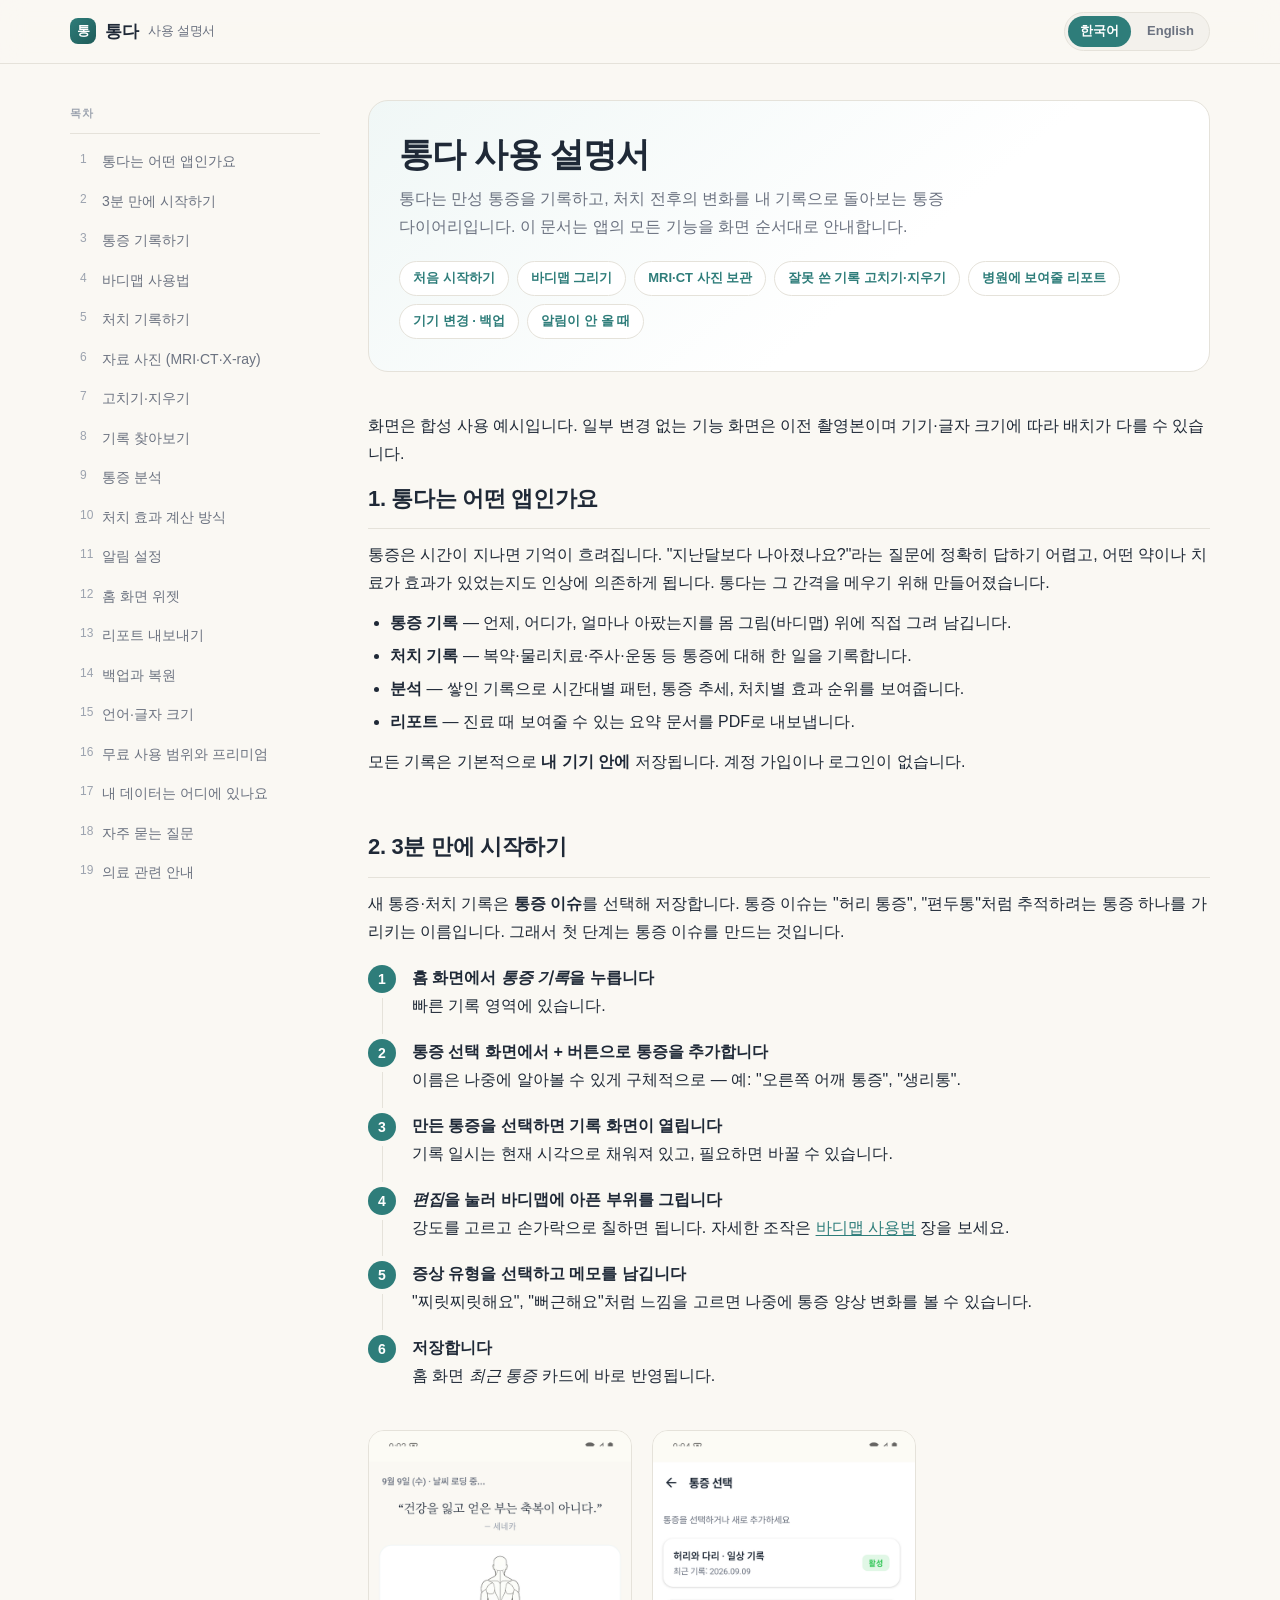
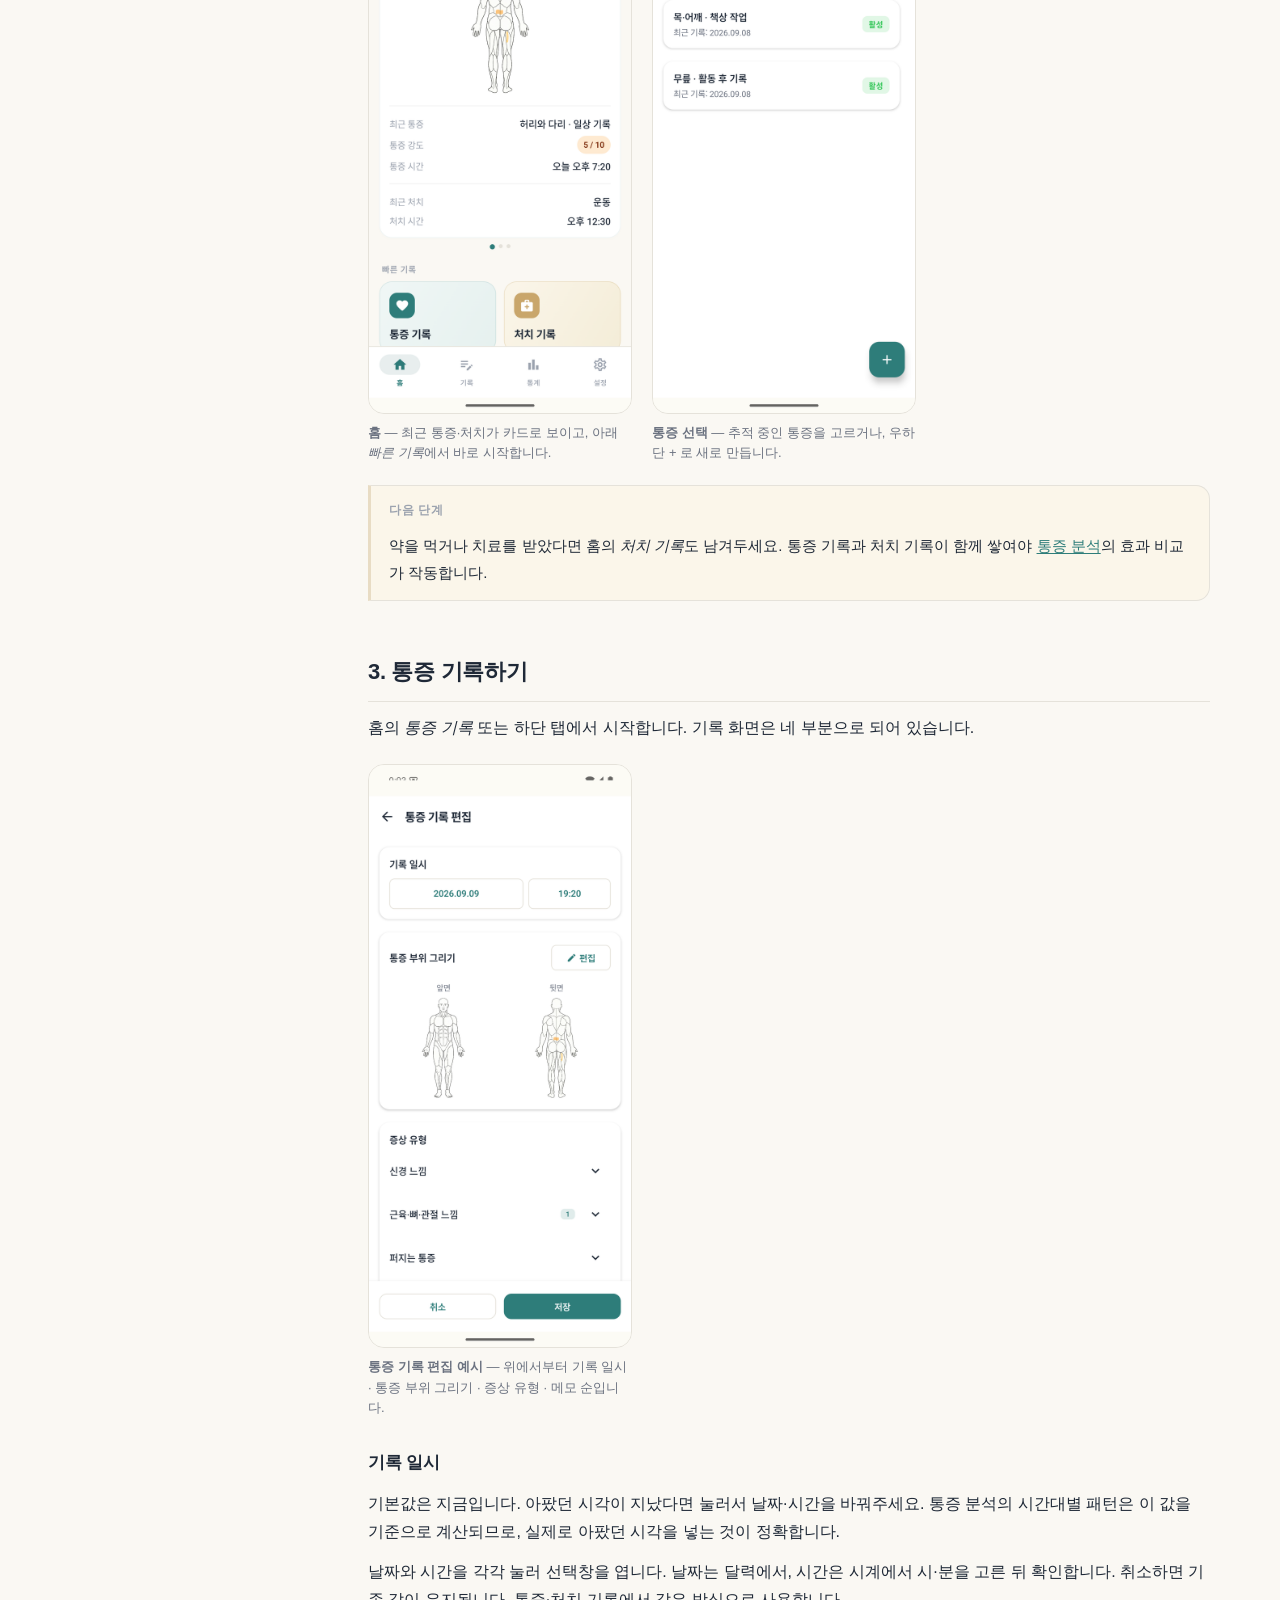
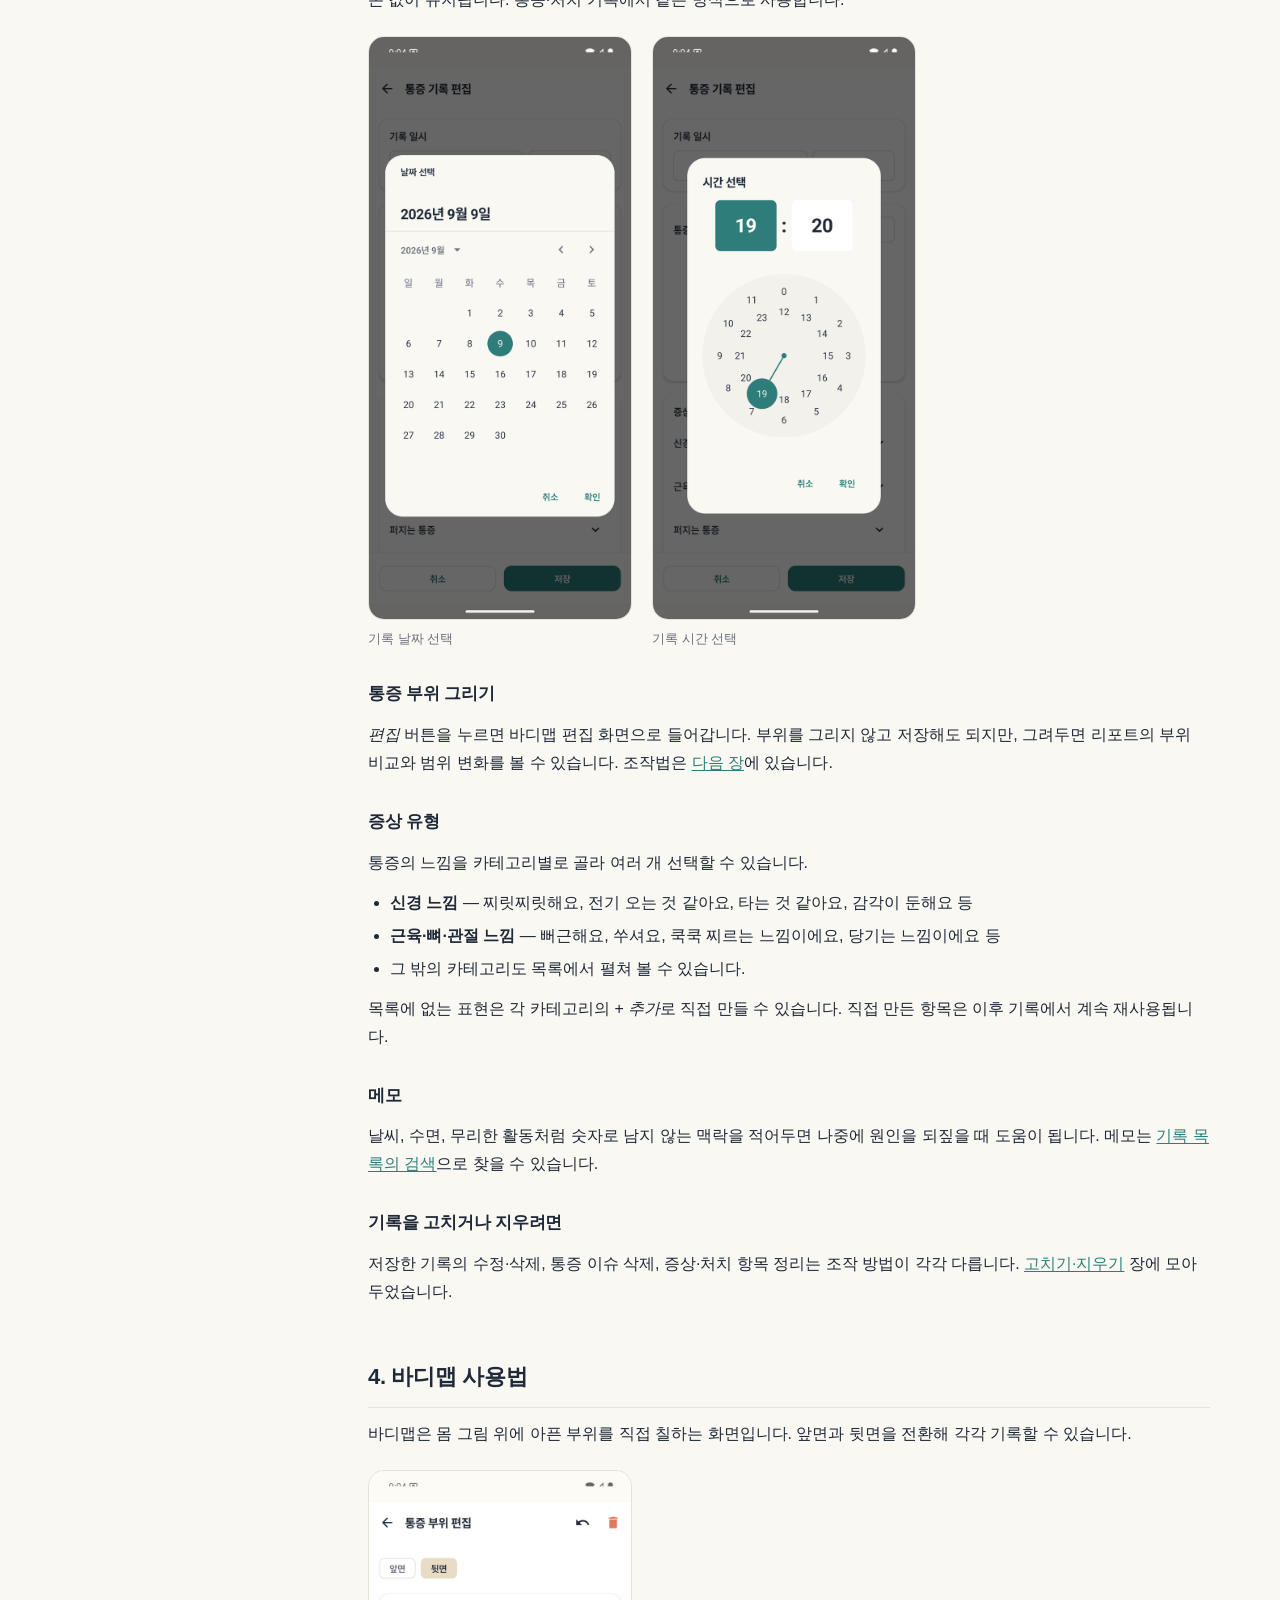
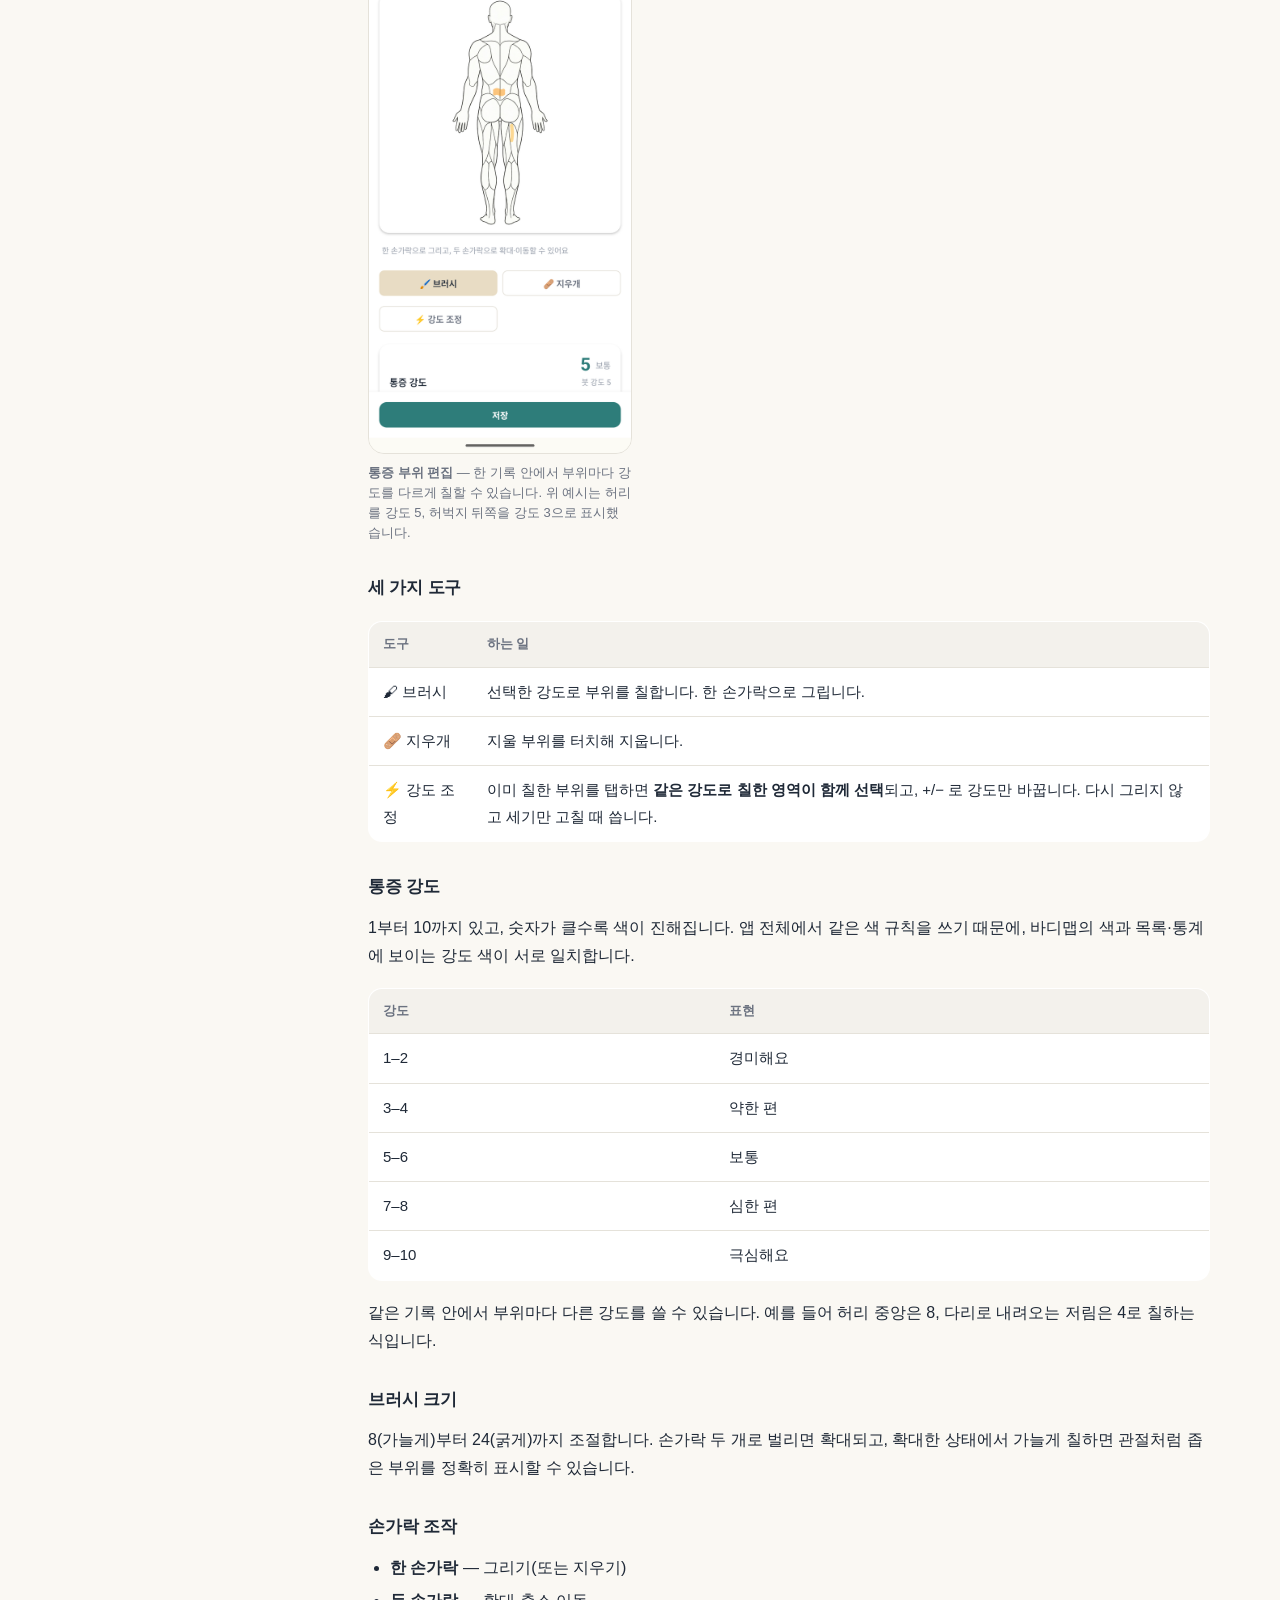
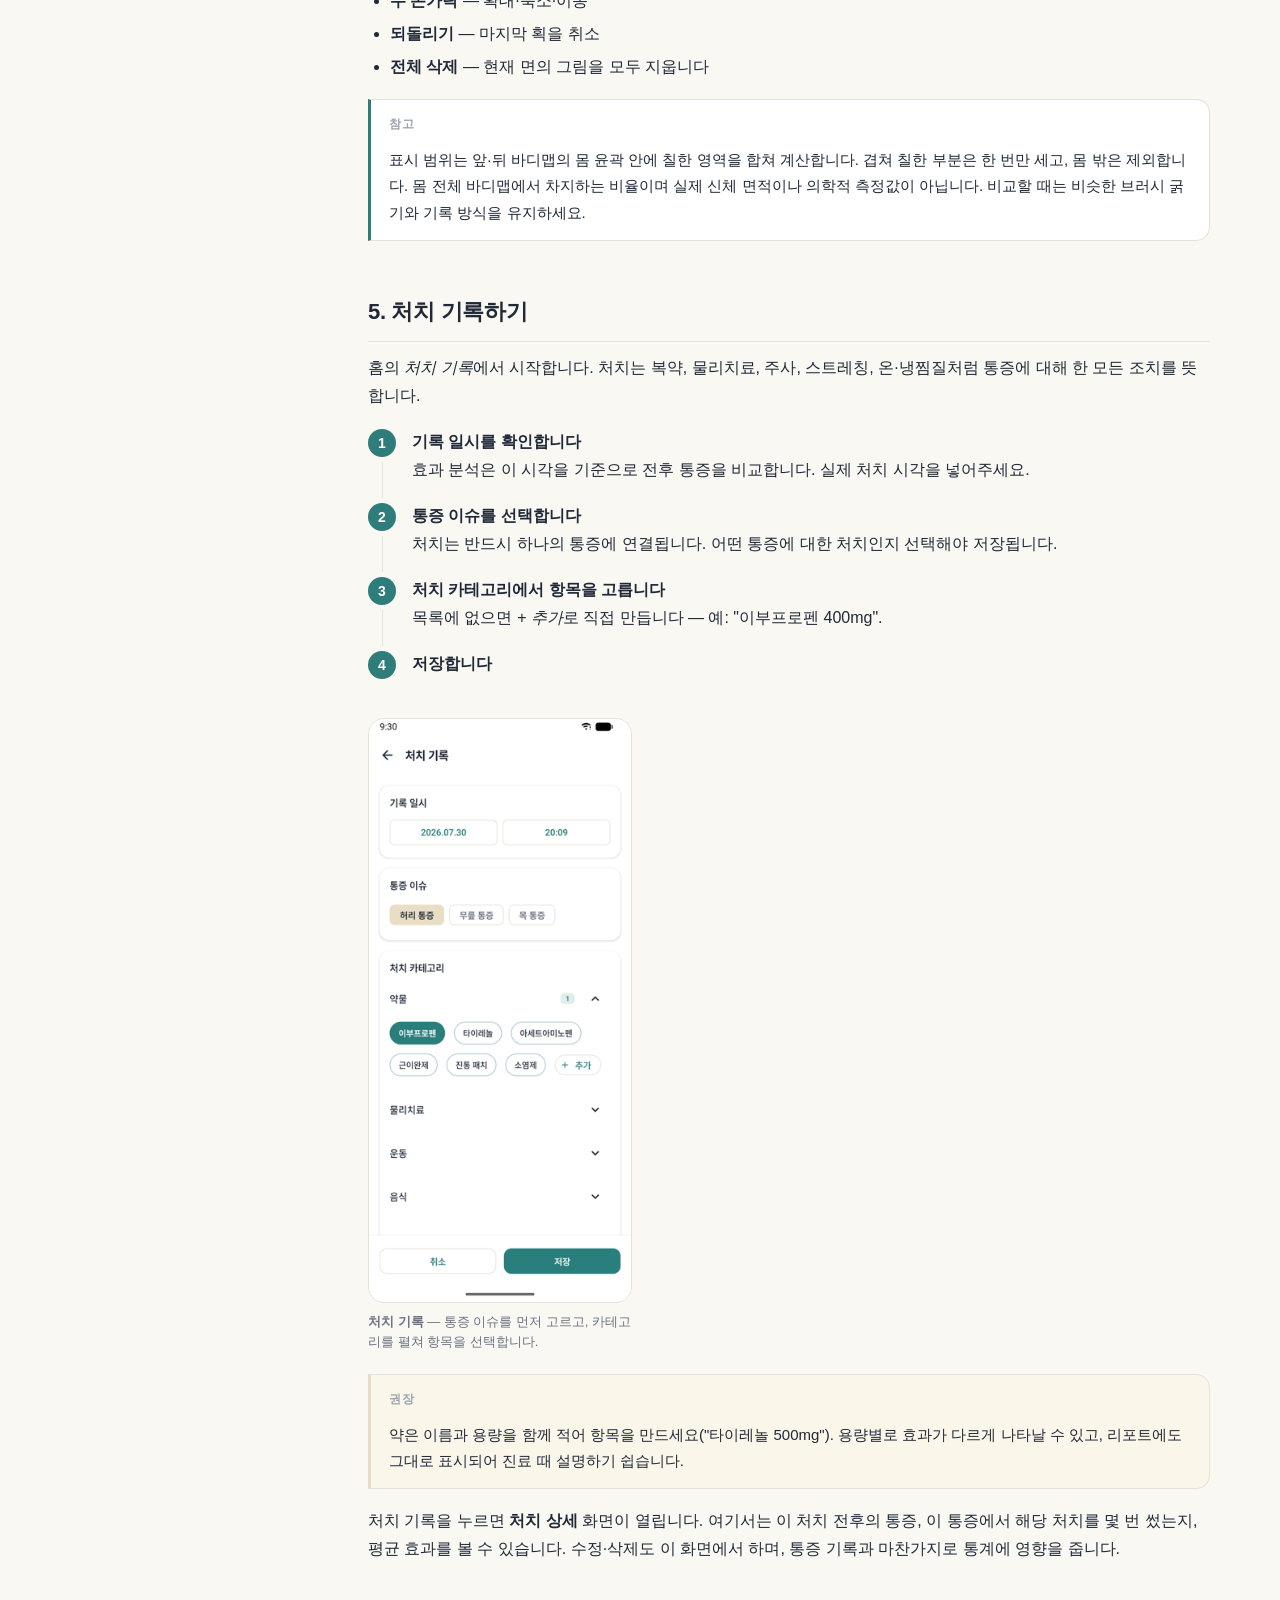
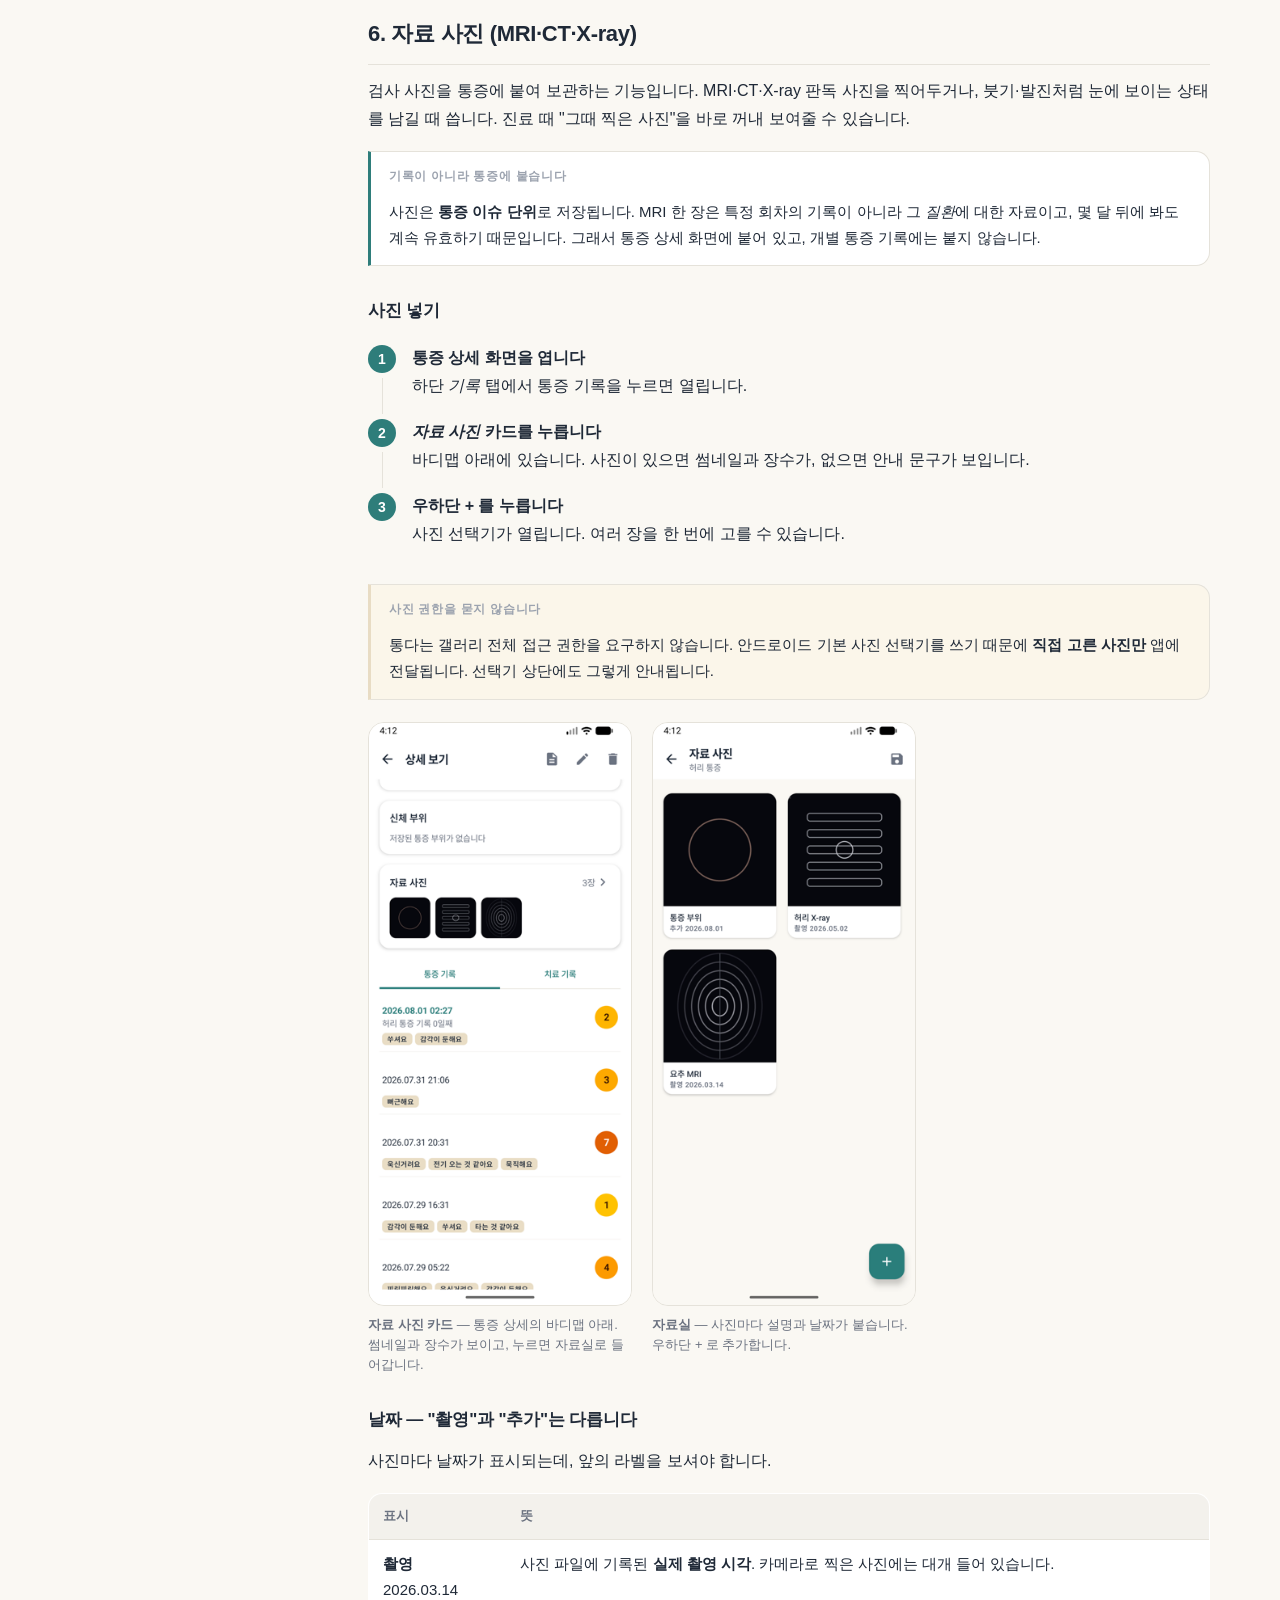
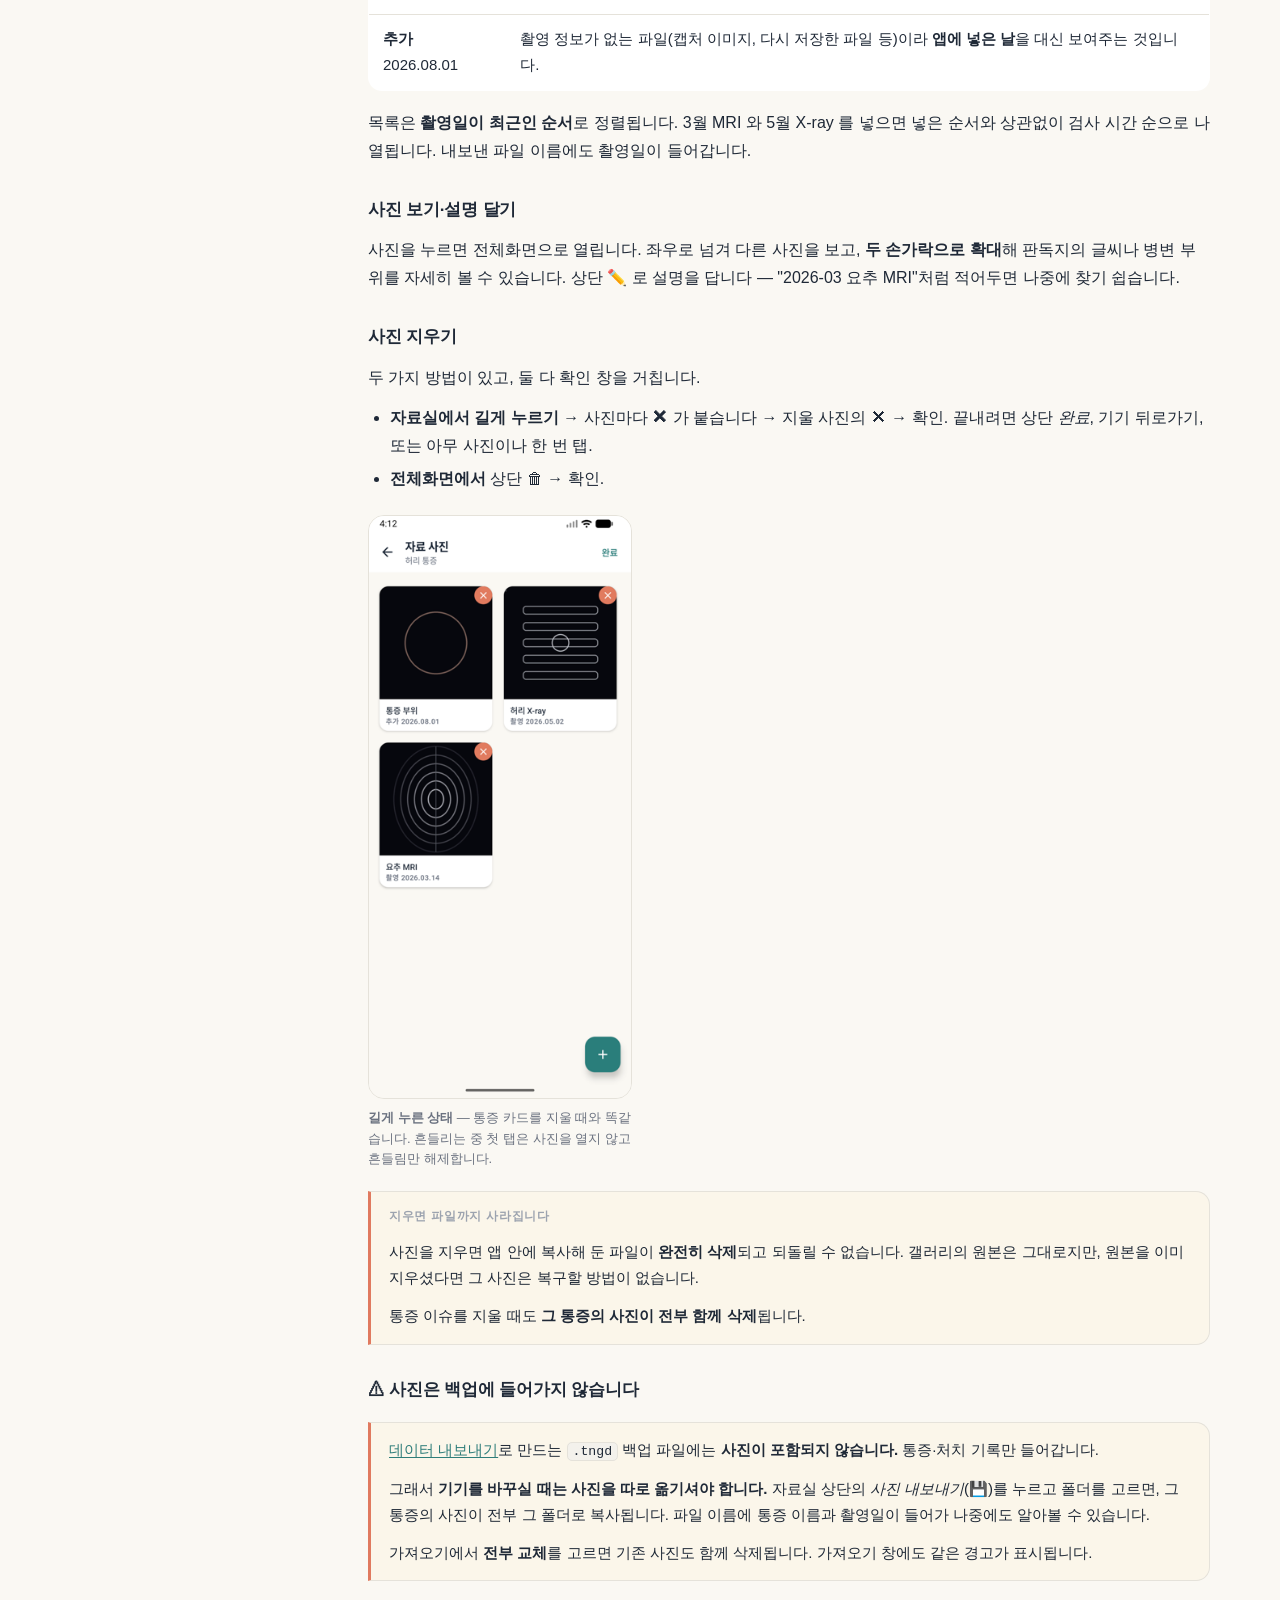
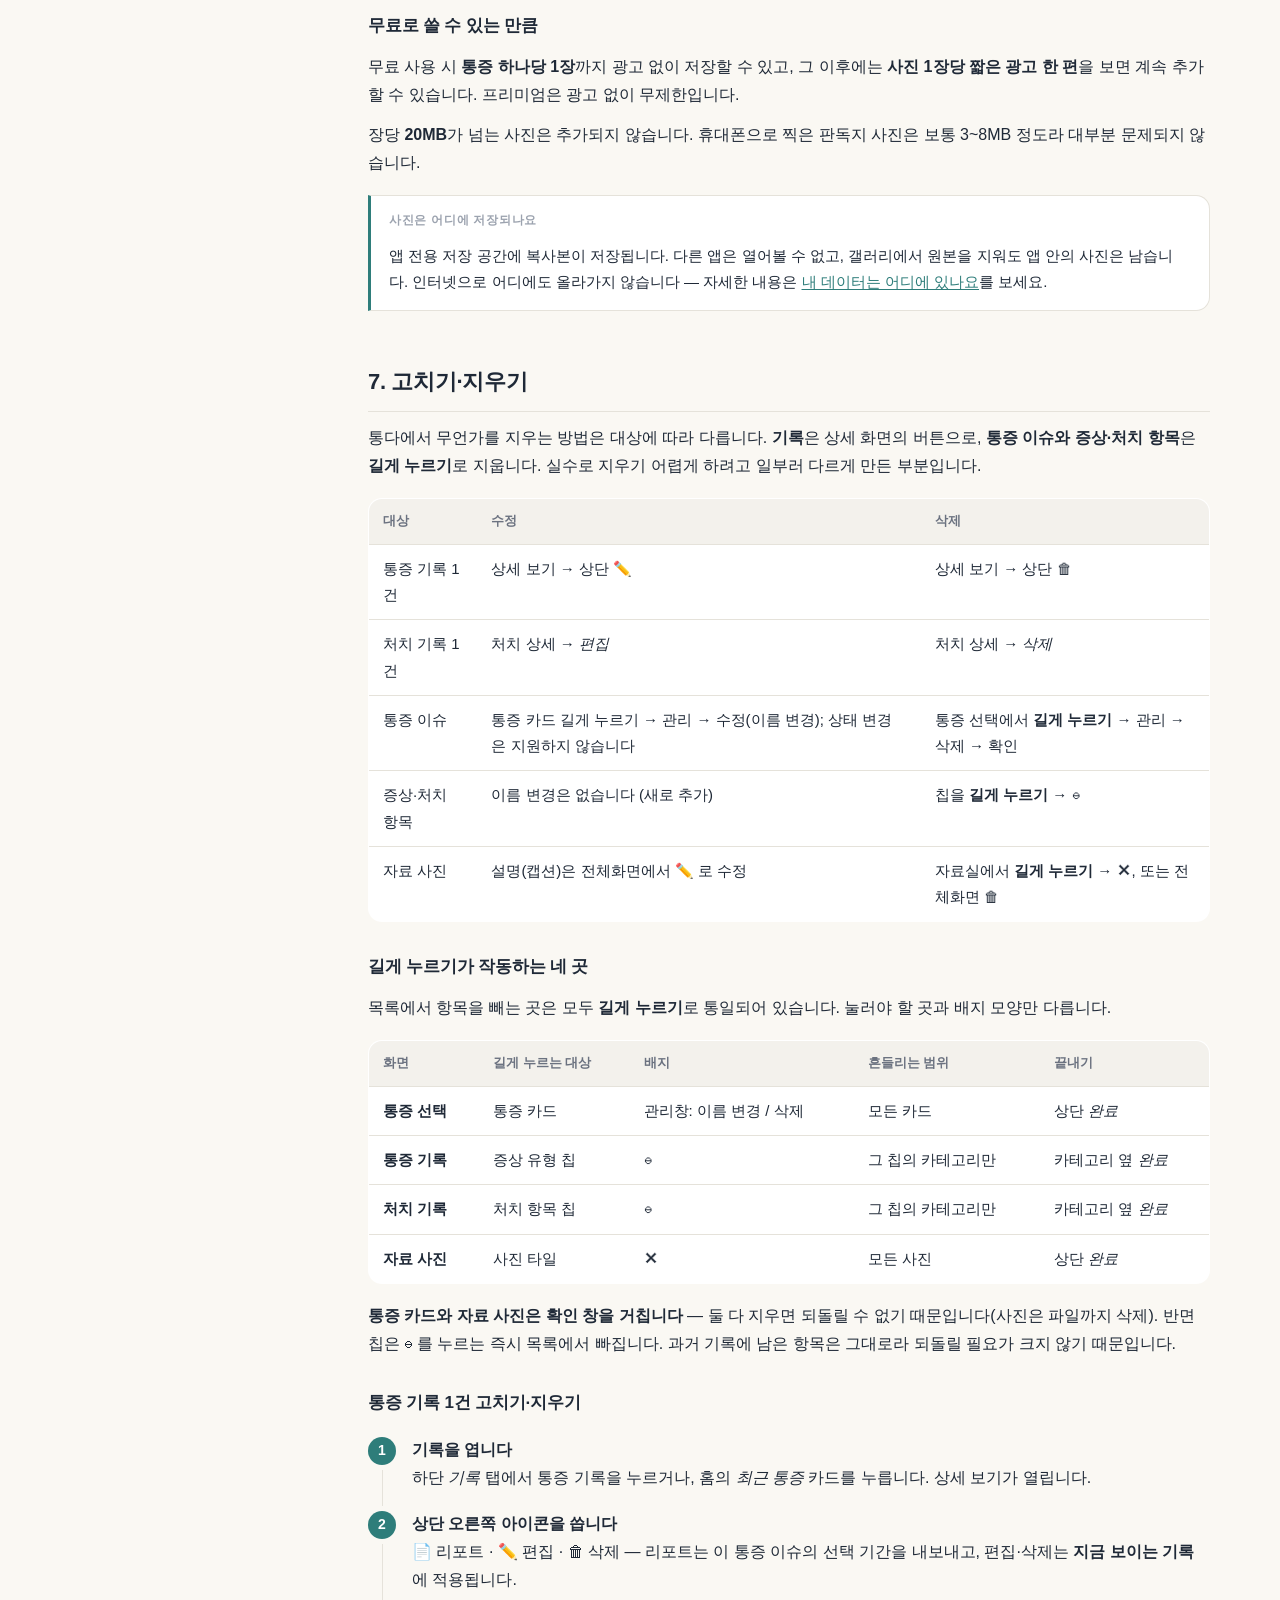
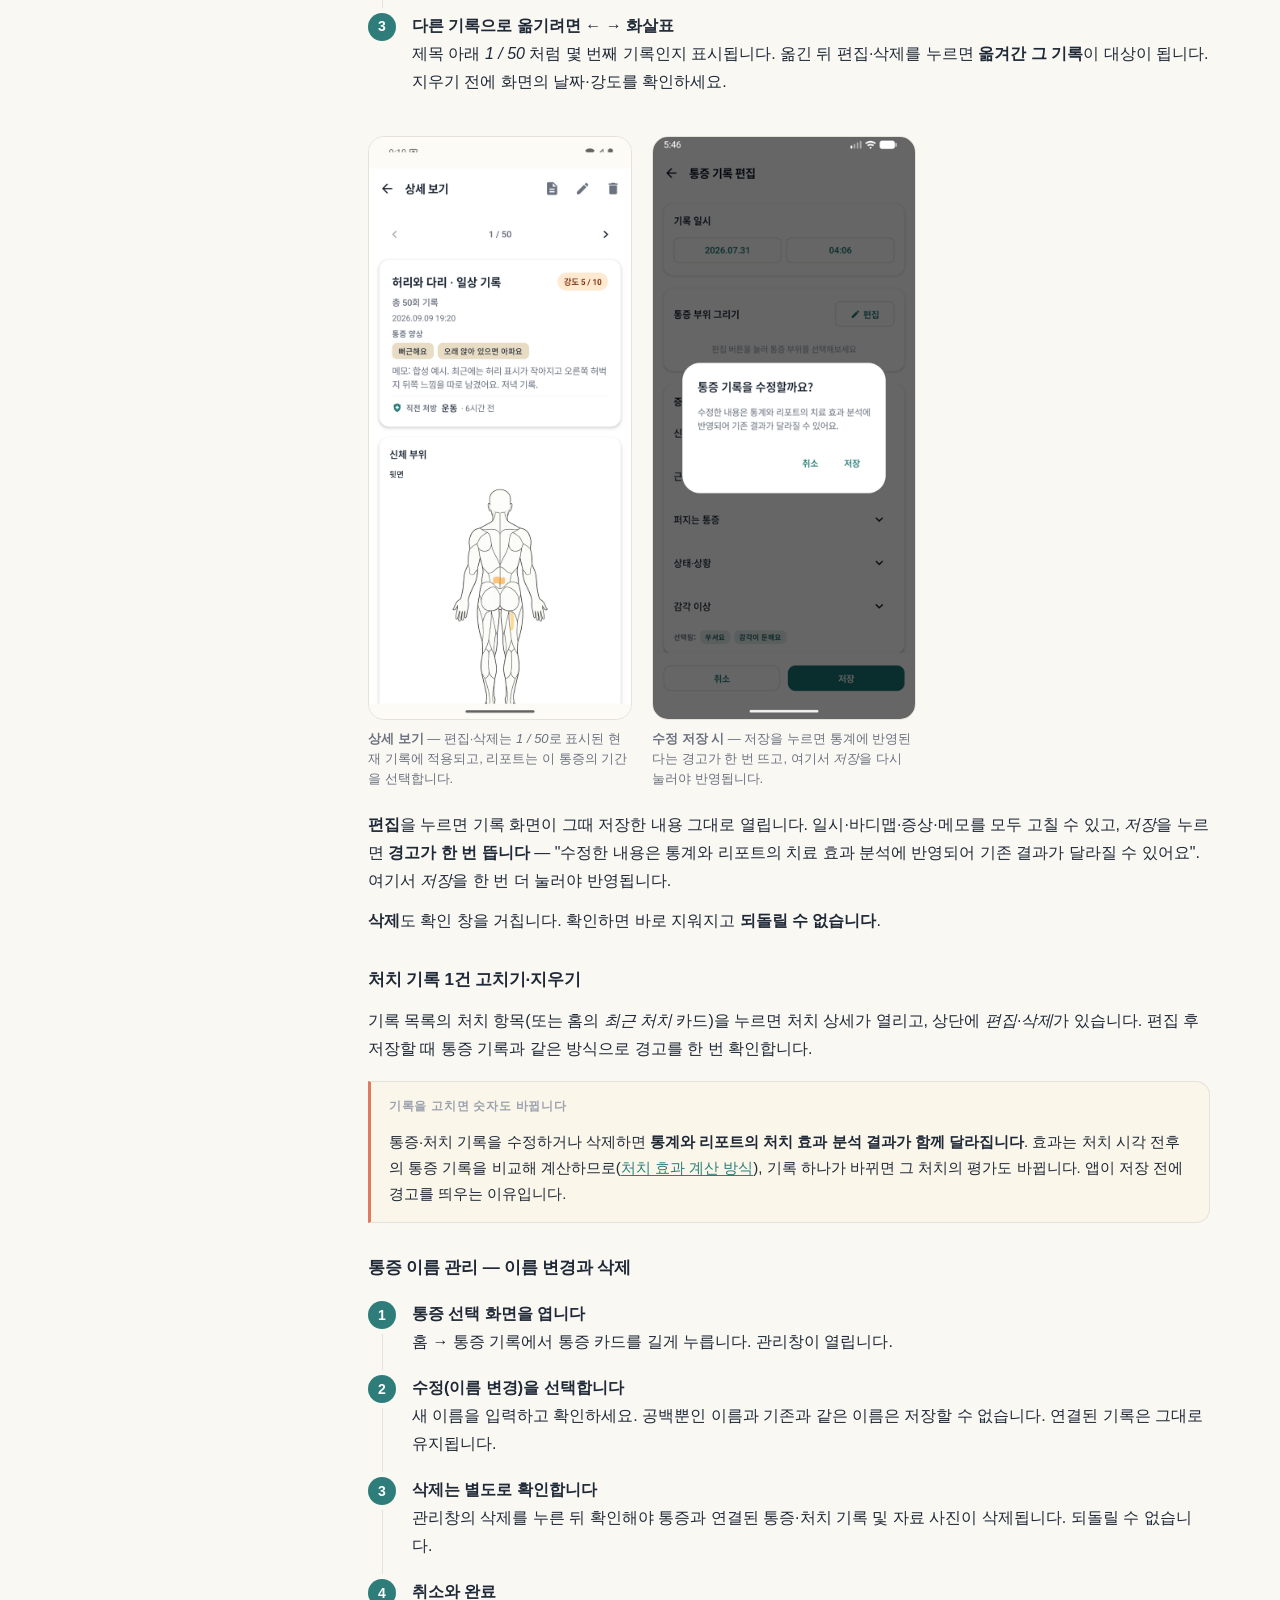
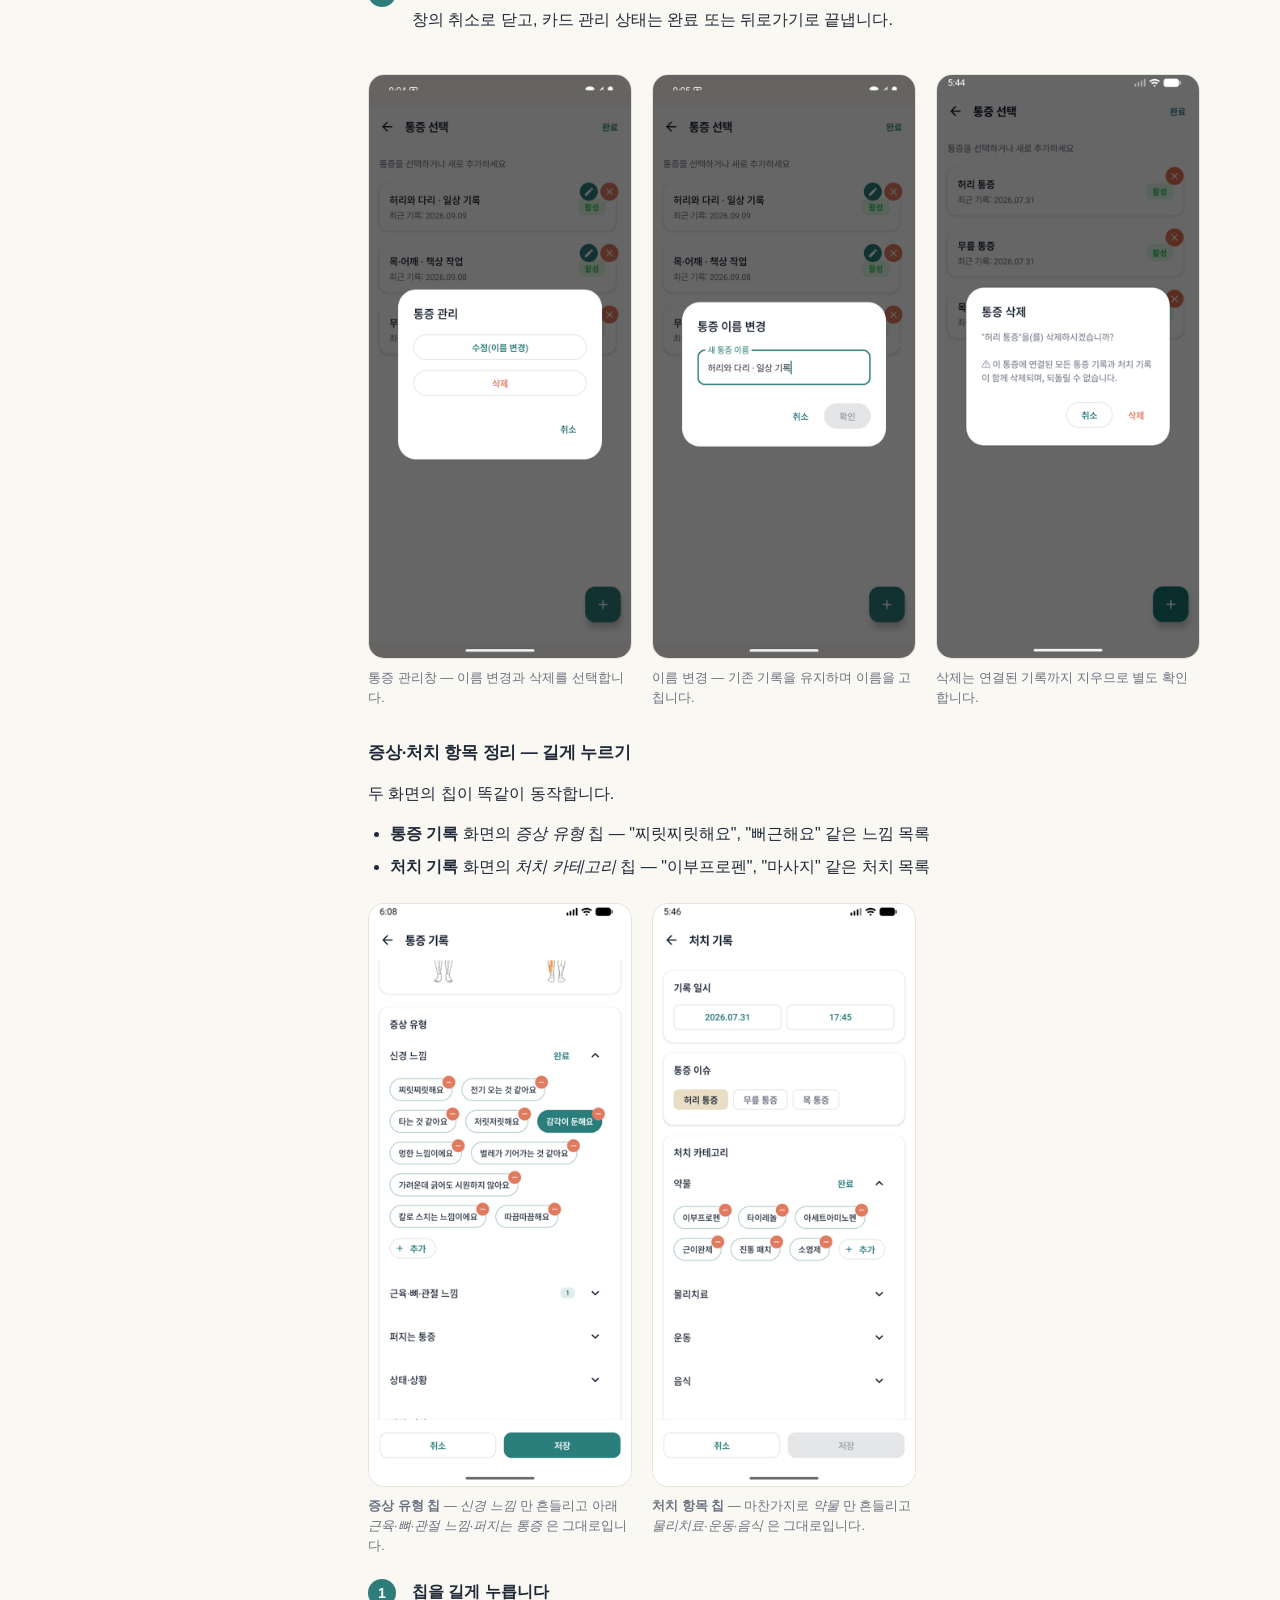
<file: ko/index.html>
<!DOCTYPE html>
<html lang="ko">
<head>
<meta charset="utf-8">
<meta name="viewport" content="width=device-width, initial-scale=1">
<title>통다 사용 설명서</title>
<meta name="description" content="통다 — 만성 통증 다이어리 앱 사용 설명서. 통증 기록, 바디맵, 처치 효과 분석, 리포트 내보내기, 백업 방법을 안내합니다.">
<meta name="color-scheme" content="light dark">
<link rel="stylesheet" href="../assets/manual.css">
</head>
<body>

<div class="topbar">
  <div class="topbar-inner">
    <a class="brand" href="./"><span class="brand-mark">통</span>통다 <small>사용 설명서</small></a>
    <div class="langswitch">
      <a href="../ko/" aria-current="true">한국어</a>
      <a href="../en/">English</a>
    </div>
  </div>
</div>

<div class="wrap">

<nav class="toc" aria-label="목차">
  <h2>목차</h2>
  <ol>
    <li><a href="#intro">통다는 어떤 앱인가요</a></li>
    <li><a href="#quickstart">3분 만에 시작하기</a></li>
    <li><a href="#pain">통증 기록하기</a></li>
    <li><a href="#bodymap">바디맵 사용법</a></li>
    <li><a href="#treatment">처치 기록하기</a></li>
    <li><a href="#attachments">자료 사진 (MRI·CT·X-ray)</a></li>
    <li><a href="#manage">고치기·지우기</a></li>
    <li><a href="#browse">기록 찾아보기</a></li>
    <li><a href="#stats">통증 분석</a></li>
    <li><a href="#effect">처치 효과 계산 방식</a></li>
    <li><a href="#notif">알림 설정</a></li>
    <li><a href="#widget">홈 화면 위젯</a></li>
    <li><a href="#report">리포트 내보내기</a></li>
    <li><a href="#backup">백업과 복원</a></li>
    <li><a href="#settings">언어·글자 크기</a></li>
    <li><a href="#premium">무료 사용 범위와 프리미엄</a></li>
    <li><a href="#privacy">내 데이터는 어디에 있나요</a></li>
    <li><a href="#faq">자주 묻는 질문</a></li>
    <li><a href="#disclaimer">의료 관련 안내</a></li>
  </ol>
</nav>

<main>

<div class="hero">
  <h1>통다 사용 설명서</h1>
  <p>통다는 만성 통증을 기록하고, 처치 전후의 변화를 내 기록으로 돌아보는 통증 다이어리입니다. 이 문서는 앱의 모든 기능을 화면 순서대로 안내합니다.</p>
  <div class="chips">
    <a class="chip" href="#quickstart">처음 시작하기</a>
    <a class="chip" href="#bodymap">바디맵 그리기</a>
    <a class="chip" href="#attachments">MRI·CT 사진 보관</a>
    <a class="chip" href="#manage">잘못 쓴 기록 고치기·지우기</a>
    <a class="chip" href="#report">병원에 보여줄 리포트</a>
    <a class="chip" href="#backup">기기 변경 · 백업</a>
    <a class="chip" href="#faq">알림이 안 올 때</a>
  </div>
</div>
<p class="caption">화면은 합성 사용 예시입니다. 일부 변경 없는 기능 화면은 이전 촬영본이며 기기·글자 크기에 따라 배치가 다를 수 있습니다.</p>
<section id="intro">
  <h2>통다는 어떤 앱인가요</h2>
  <p>통증은 시간이 지나면 기억이 흐려집니다. "지난달보다 나아졌나요?"라는 질문에 정확히 답하기 어렵고, 어떤 약이나 치료가 효과가 있었는지도 인상에 의존하게 됩니다. 통다는 그 간격을 메우기 위해 만들어졌습니다.</p>
  <ul>
    <li><strong>통증 기록</strong> — 언제, 어디가, 얼마나 아팠는지를 몸 그림(바디맵) 위에 직접 그려 남깁니다.</li>
    <li><strong>처치 기록</strong> — 복약·물리치료·주사·운동 등 통증에 대해 한 일을 기록합니다.</li>
    <li><strong>분석</strong> — 쌓인 기록으로 시간대별 패턴, 통증 추세, 처치별 효과 순위를 보여줍니다.</li>
    <li><strong>리포트</strong> — 진료 때 보여줄 수 있는 요약 문서를 PDF로 내보냅니다.</li>
  </ul>
  <p>모든 기록은 기본적으로 <strong>내 기기 안에</strong> 저장됩니다. 계정 가입이나 로그인이 없습니다.</p>
</section>

<section id="quickstart">
  <h2>3분 만에 시작하기</h2>
  <p>새 통증·처치 기록은 <strong>통증 이슈</strong>를 선택해 저장합니다. 통증 이슈는 "허리 통증", "편두통"처럼 추적하려는 통증 하나를 가리키는 이름입니다. 그래서 첫 단계는 통증 이슈를 만드는 것입니다.</p>
  <ol class="steps">
    <li><b>홈 화면에서 <em>통증 기록</em>을 누릅니다</b>빠른 기록 영역에 있습니다.</li>
    <li><b>통증 선택 화면에서 <em>+</em> 버튼으로 통증을 추가합니다</b>이름은 나중에 알아볼 수 있게 구체적으로 — 예: "오른쪽 어깨 통증", "생리통".</li>
    <li><b>만든 통증을 선택하면 기록 화면이 열립니다</b>기록 일시는 현재 시각으로 채워져 있고, 필요하면 바꿀 수 있습니다.</li>
    <li><b><em>편집</em>을 눌러 바디맵에 아픈 부위를 그립니다</b>강도를 고르고 손가락으로 칠하면 됩니다. 자세한 조작은 <a href="#bodymap">바디맵 사용법</a> 장을 보세요.</li>
    <li><b>증상 유형을 선택하고 메모를 남깁니다</b>"찌릿찌릿해요", "뻐근해요"처럼 느낌을 고르면 나중에 통증 양상 변화를 볼 수 있습니다.</li>
    <li><b>저장합니다</b>홈 화면 <em>최근 통증</em> 카드에 바로 반영됩니다.</li>
  </ol>
  <div class="shots">
    <figure class="shot">
      <img src="../assets/img/ko/01_home.png" alt="통다 홈 화면 — 최근 통증 카드와 빠른 기록 타일" loading="lazy" width="648" height="1440">
      <figcaption><b>홈</b> — 최근 통증·처치가 카드로 보이고, 아래 <em>빠른 기록</em>에서 바로 시작합니다.</figcaption>
    </figure>
    <figure class="shot">
      <img src="../assets/img/ko/02_issue_select.png" alt="통증 선택 화면 — 등록된 통증 목록과 새 통증 추가 버튼" loading="lazy" width="648" height="1440">
      <figcaption><b>통증 선택</b> — 추적 중인 통증을 고르거나, 우하단 <em>+</em> 로 새로 만듭니다.</figcaption>
    </figure>
  </div>
  <div class="tip">
    <span class="label">다음 단계</span>
    <p>약을 먹거나 치료를 받았다면 홈의 <em>처치 기록</em>도 남겨두세요. 통증 기록과 처치 기록이 함께 쌓여야 <a href="#stats">통증 분석</a>의 효과 비교가 작동합니다.</p>
  </div>
</section>

<section id="pain">
  <h2>통증 기록하기</h2>
  <p>홈의 <em>통증 기록</em> 또는 하단 탭에서 시작합니다. 기록 화면은 네 부분으로 되어 있습니다.</p>

  <figure class="shot">
    <img src="../assets/img/ko/03_record.png" alt="통증 기록 화면 — 기록 일시, 바디맵, 증상 유형, 저장 버튼" loading="lazy" width="648" height="1440">
    <figcaption><b>통증 기록 편집 예시</b> — 위에서부터 기록 일시 · 통증 부위 그리기 · 증상 유형 · 메모 순입니다.</figcaption>
  </figure>

  <h3>기록 일시</h3>
  <p>기본값은 지금입니다. 아팠던 시각이 지났다면 눌러서 날짜·시간을 바꿔주세요. 통증 분석의 시간대별 패턴은 이 값을 기준으로 계산되므로, 실제로 아팠던 시각을 넣는 것이 정확합니다.</p>

  <p>날짜와 시간을 각각 눌러 선택창을 엽니다. 날짜는 달력에서, 시간은 시계에서 시·분을 고른 뒤 확인합니다. 취소하면 기존 값이 유지됩니다. 통증·처치 기록에서 같은 방식으로 사용합니다.</p><div class="shots"><figure class="shot"><img src="../assets/img/ko/29_date_picker.png" alt="기록 날짜 선택" loading="lazy" width="648" height="1440"><figcaption>기록 날짜 선택</figcaption></figure><figure class="shot"><img src="../assets/img/ko/30_time_picker.png" alt="기록 시간 선택" loading="lazy" width="648" height="1440"><figcaption>기록 시간 선택</figcaption></figure></div>
<h3>통증 부위 그리기</h3>
  <p><em>편집</em> 버튼을 누르면 바디맵 편집 화면으로 들어갑니다. 부위를 그리지 않고 저장해도 되지만, 그려두면 리포트의 부위 비교와 범위 변화를 볼 수 있습니다. 조작법은 <a href="#bodymap">다음 장</a>에 있습니다.</p>

  <h3>증상 유형</h3>
  <p>통증의 느낌을 카테고리별로 골라 여러 개 선택할 수 있습니다.</p>
  <ul>
    <li><strong>신경 느낌</strong> — 찌릿찌릿해요, 전기 오는 것 같아요, 타는 것 같아요, 감각이 둔해요 등</li>
    <li><strong>근육·뼈·관절 느낌</strong> — 뻐근해요, 쑤셔요, 쿡쿡 찌르는 느낌이에요, 당기는 느낌이에요 등</li>
    <li>그 밖의 카테고리도 목록에서 펼쳐 볼 수 있습니다.</li>
  </ul>
  <p>목록에 없는 표현은 각 카테고리의 <em>+ 추가</em>로 직접 만들 수 있습니다. 직접 만든 항목은 이후 기록에서 계속 재사용됩니다.</p>

  <h3>메모</h3>
  <p>날씨, 수면, 무리한 활동처럼 숫자로 남지 않는 맥락을 적어두면 나중에 원인을 되짚을 때 도움이 됩니다. 메모는 <a href="#browse">기록 목록의 검색</a>으로 찾을 수 있습니다.</p>

  <h3>기록을 고치거나 지우려면</h3>
  <p>저장한 기록의 수정·삭제, 통증 이슈 삭제, 증상·처치 항목 정리는 조작 방법이 각각 다릅니다. <a href="#manage">고치기·지우기</a> 장에 모아 두었습니다.</p>
</section>

<section id="bodymap">
  <h2>바디맵 사용법</h2>
  <p>바디맵은 몸 그림 위에 아픈 부위를 직접 칠하는 화면입니다. 앞면과 뒷면을 전환해 각각 기록할 수 있습니다.</p>

  <figure class="shot">
    <img src="../assets/img/ko/04_bodymap.png" alt="바디맵 편집 화면 — 허리는 강도 5, 허벅지 뒤쪽은 강도 3로 칠한 상태" loading="lazy" width="648" height="1440">
    <figcaption><b>통증 부위 편집</b> — 한 기록 안에서 부위마다 강도를 다르게 칠할 수 있습니다. 위 예시는 허리를 강도 5, 허벅지 뒤쪽을 강도 3으로 표시했습니다.</figcaption>
  </figure>

  <h3>세 가지 도구</h3>
  <div class="tablewrap">
  <table>
    <thead><tr><th>도구</th><th>하는 일</th></tr></thead>
    <tbody>
      <tr><td>🖌 브러시</td><td>선택한 강도로 부위를 칠합니다. 한 손가락으로 그립니다.</td></tr>
      <tr><td>🩹 지우개</td><td>지울 부위를 터치해 지웁니다.</td></tr>
      <tr><td>⚡ 강도 조정</td><td>이미 칠한 부위를 탭하면 <strong>같은 강도로 칠한 영역이 함께 선택</strong>되고, +/− 로 강도만 바꿉니다. 다시 그리지 않고 세기만 고칠 때 씁니다.</td></tr>
    </tbody>
  </table>
  </div>

  <h3>통증 강도</h3>
  <p>1부터 10까지 있고, 숫자가 클수록 색이 진해집니다. 앱 전체에서 같은 색 규칙을 쓰기 때문에, 바디맵의 색과 목록·통계에 보이는 강도 색이 서로 일치합니다.</p>
  <div class="tablewrap">
  <table>
    <thead><tr><th>강도</th><th>표현</th></tr></thead>
    <tbody>
      <tr><td>1–2</td><td>경미해요</td></tr>
      <tr><td>3–4</td><td>약한 편</td></tr>
      <tr><td>5–6</td><td>보통</td></tr>
      <tr><td>7–8</td><td>심한 편</td></tr>
      <tr><td>9–10</td><td>극심해요</td></tr>
    </tbody>
  </table>
  </div>
  <p>같은 기록 안에서 부위마다 다른 강도를 쓸 수 있습니다. 예를 들어 허리 중앙은 8, 다리로 내려오는 저림은 4로 칠하는 식입니다.</p>

  <h3>브러시 크기</h3>
  <p>8(가늘게)부터 24(굵게)까지 조절합니다. 손가락 두 개로 벌리면 확대되고, 확대한 상태에서 가늘게 칠하면 관절처럼 좁은 부위를 정확히 표시할 수 있습니다.</p>

  <h3>손가락 조작</h3>
  <ul>
    <li><strong>한 손가락</strong> — 그리기(또는 지우기)</li>
    <li><strong>두 손가락</strong> — 확대·축소·이동</li>
    <li><strong>되돌리기</strong> — 마지막 획을 취소</li>
    <li><strong>전체 삭제</strong> — 현재 면의 그림을 모두 지웁니다</li>
  </ul>
  <div class="note">
    <span class="label">참고</span>
    <p>표시 범위는 앞·뒤 바디맵의 몸 윤곽 안에 칠한 영역을 합쳐 계산합니다. 겹쳐 칠한 부분은 한 번만 세고, 몸 밖은 제외합니다. 몸 전체 바디맵에서 차지하는 비율이며 실제 신체 면적이나 의학적 측정값이 아닙니다. 비교할 때는 비슷한 브러시 굵기와 기록 방식을 유지하세요.</p>
  </div>
</section>

<section id="treatment">
  <h2>처치 기록하기</h2>
  <p>홈의 <em>처치 기록</em>에서 시작합니다. 처치는 복약, 물리치료, 주사, 스트레칭, 온·냉찜질처럼 통증에 대해 한 모든 조치를 뜻합니다.</p>
  <ol class="steps">
    <li><b>기록 일시를 확인합니다</b>효과 분석은 이 시각을 기준으로 전후 통증을 비교합니다. 실제 처치 시각을 넣어주세요.</li>
    <li><b>통증 이슈를 선택합니다</b>처치는 반드시 하나의 통증에 연결됩니다. 어떤 통증에 대한 처치인지 선택해야 저장됩니다.</li>
    <li><b>처치 카테고리에서 항목을 고릅니다</b>목록에 없으면 <em>+ 추가</em>로 직접 만듭니다 — 예: "이부프로펜 400mg".</li>
    <li><b>저장합니다</b></li>
  </ol>
  <figure class="shot">
    <img src="../assets/img/ko/05_treatment.png" alt="처치 기록 화면 — 통증 이슈 선택과 약물 카테고리에서 이부프로펜 선택" loading="lazy" width="324" height="720">
    <figcaption><b>처치 기록</b> — 통증 이슈를 먼저 고르고, 카테고리를 펼쳐 항목을 선택합니다.</figcaption>
  </figure>
  <div class="tip">
    <span class="label">권장</span>
    <p>약은 이름과 용량을 함께 적어 항목을 만드세요("타이레놀 500mg"). 용량별로 효과가 다르게 나타날 수 있고, 리포트에도 그대로 표시되어 진료 때 설명하기 쉽습니다.</p>
  </div>
  <p>처치 기록을 누르면 <strong>처치 상세</strong> 화면이 열립니다. 여기서는 이 처치 전후의 통증, 이 통증에서 해당 처치를 몇 번 썼는지, 평균 효과를 볼 수 있습니다. 수정·삭제도 이 화면에서 하며, 통증 기록과 마찬가지로 통계에 영향을 줍니다.</p>
</section>

<section id="attachments">
  <h2>자료 사진 (MRI·CT·X-ray)</h2>
  <p>검사 사진을 통증에 붙여 보관하는 기능입니다. MRI·CT·X-ray 판독 사진을 찍어두거나, 붓기·발진처럼 눈에 보이는 상태를 남길 때 씁니다. 진료 때 "그때 찍은 사진"을 바로 꺼내 보여줄 수 있습니다.</p>

  <div class="note">
    <span class="label">기록이 아니라 통증에 붙습니다</span>
    <p>사진은 <strong>통증 이슈 단위</strong>로 저장됩니다. MRI 한 장은 특정 회차의 기록이 아니라 그 <em>질환</em>에 대한 자료이고, 몇 달 뒤에 봐도 계속 유효하기 때문입니다. 그래서 통증 상세 화면에 붙어 있고, 개별 통증 기록에는 붙지 않습니다.</p>
  </div>

  <h3>사진 넣기</h3>
  <ol class="steps">
    <li><b>통증 상세 화면을 엽니다</b>하단 <em>기록</em> 탭에서 통증 기록을 누르면 열립니다.</li>
    <li><b><em>자료 사진</em> 카드를 누릅니다</b>바디맵 아래에 있습니다. 사진이 있으면 썸네일과 장수가, 없으면 안내 문구가 보입니다.</li>
    <li><b>우하단 <em>+</em> 를 누릅니다</b>사진 선택기가 열립니다. 여러 장을 한 번에 고를 수 있습니다.</li>
  </ol>
  <div class="tip">
    <span class="label">사진 권한을 묻지 않습니다</span>
    <p>통다는 갤러리 전체 접근 권한을 요구하지 않습니다. 안드로이드 기본 사진 선택기를 쓰기 때문에 <strong>직접 고른 사진만</strong> 앱에 전달됩니다. 선택기 상단에도 그렇게 안내됩니다.</p>
  </div>

  <div class="shots">
    <figure class="shot">
      <img src="../assets/img/ko/20_att_card.png" alt="통증 상세의 자료 사진 카드 — 썸네일 3장과 장수 표시" loading="lazy" width="324" height="720">
      <figcaption><b>자료 사진 카드</b> — 통증 상세의 바디맵 아래. 썸네일과 장수가 보이고, 누르면 자료실로 들어갑니다.</figcaption>
    </figure>
    <figure class="shot">
      <img src="../assets/img/ko/21_att_grid.png" alt="자료실 그리드 — 사진마다 설명과 촬영·추가 날짜" loading="lazy" width="324" height="720">
      <figcaption><b>자료실</b> — 사진마다 설명과 날짜가 붙습니다. 우하단 <em>+</em> 로 추가합니다.</figcaption>
    </figure>
  </div>

  <h3>날짜 — "촬영"과 "추가"는 다릅니다</h3>
  <p>사진마다 날짜가 표시되는데, 앞의 라벨을 보셔야 합니다.</p>
  <div class="tablewrap">
  <table>
    <thead><tr><th>표시</th><th>뜻</th></tr></thead>
    <tbody>
      <tr><td><strong>촬영</strong> 2026.03.14</td><td>사진 파일에 기록된 <strong>실제 촬영 시각</strong>. 카메라로 찍은 사진에는 대개 들어 있습니다.</td></tr>
      <tr><td><strong>추가</strong> 2026.08.01</td><td>촬영 정보가 없는 파일(캡처 이미지, 다시 저장한 파일 등)이라 <strong>앱에 넣은 날</strong>을 대신 보여주는 것입니다.</td></tr>
    </tbody>
  </table>
  </div>
  <p>목록은 <strong>촬영일이 최근인 순서</strong>로 정렬됩니다. 3월 MRI 와 5월 X-ray 를 넣으면 넣은 순서와 상관없이 검사 시간 순으로 나열됩니다. 내보낸 파일 이름에도 촬영일이 들어갑니다.</p>

  <h3>사진 보기·설명 달기</h3>
  <p>사진을 누르면 전체화면으로 열립니다. 좌우로 넘겨 다른 사진을 보고, <strong>두 손가락으로 확대</strong>해 판독지의 글씨나 병변 부위를 자세히 볼 수 있습니다. 상단 ✏️ 로 설명을 답니다 — "2026-03 요추 MRI"처럼 적어두면 나중에 찾기 쉽습니다.</p>

  <h3>사진 지우기</h3>
  <p>두 가지 방법이 있고, 둘 다 확인 창을 거칩니다.</p>
  <ul>
    <li><strong>자료실에서 길게 누르기</strong> → 사진마다 <strong>✕</strong> 가 붙습니다 → 지울 사진의 ✕ → 확인. 끝내려면 상단 <em>완료</em>, 기기 뒤로가기, 또는 아무 사진이나 한 번 탭.</li>
    <li><strong>전체화면에서</strong> 상단 🗑 → 확인.</li>
  </ul>

  <figure class="shot">
    <img src="../assets/img/ko/22_att_wiggle.png" alt="자료실을 길게 누른 상태 — 사진마다 ✕ 배지, 상단에 완료" loading="lazy" width="324" height="720">
    <figcaption><b>길게 누른 상태</b> — 통증 카드를 지울 때와 똑같습니다. 흔들리는 중 첫 탭은 사진을 열지 않고 흔들림만 해제합니다.</figcaption>
  </figure>

  <div class="warn">
    <span class="label">지우면 파일까지 사라집니다</span>
    <p>사진을 지우면 앱 안에 복사해 둔 파일이 <strong>완전히 삭제</strong>되고 되돌릴 수 없습니다. 갤러리의 원본은 그대로지만, 원본을 이미 지우셨다면 그 사진은 복구할 방법이 없습니다.</p>
    <p>통증 이슈를 지울 때도 <strong>그 통증의 사진이 전부 함께 삭제</strong>됩니다.</p>
  </div>

  <h3>⚠ 사진은 백업에 들어가지 않습니다</h3>
  <div class="warn">
    <p><a href="#backup">데이터 내보내기</a>로 만드는 <code>.tngd</code> 백업 파일에는 <strong>사진이 포함되지 않습니다.</strong> 통증·처치 기록만 들어갑니다.</p>
    <p>그래서 <strong>기기를 바꾸실 때는 사진을 따로 옮기셔야 합니다.</strong> 자료실 상단의 <em>사진 내보내기</em>(💾)를 누르고 폴더를 고르면, 그 통증의 사진이 전부 그 폴더로 복사됩니다. 파일 이름에 통증 이름과 촬영일이 들어가 나중에도 알아볼 수 있습니다.</p>
    <p>가져오기에서 <strong>전부 교체</strong>를 고르면 기존 사진도 함께 삭제됩니다. 가져오기 창에도 같은 경고가 표시됩니다.</p>
  </div>

  <h3>무료로 쓸 수 있는 만큼</h3>
  <p>무료 사용 시 <strong>통증 하나당 1장</strong>까지 광고 없이 저장할 수 있고, 그 이후에는 <strong>사진 1장당 짧은 광고 한 편</strong>을 보면 계속 추가할 수 있습니다. 프리미엄은 광고 없이 무제한입니다.</p>
  <p>장당 <strong>20MB</strong>가 넘는 사진은 추가되지 않습니다. 휴대폰으로 찍은 판독지 사진은 보통 3~8MB 정도라 대부분 문제되지 않습니다.</p>

  <div class="note">
    <span class="label">사진은 어디에 저장되나요</span>
    <p>앱 전용 저장 공간에 복사본이 저장됩니다. 다른 앱은 열어볼 수 없고, 갤러리에서 원본을 지워도 앱 안의 사진은 남습니다. 인터넷으로 어디에도 올라가지 않습니다 — 자세한 내용은 <a href="#privacy">내 데이터는 어디에 있나요</a>를 보세요.</p>
  </div>
</section>

<section id="manage">
  <h2>고치기·지우기</h2>
  <p>통다에서 무언가를 지우는 방법은 대상에 따라 다릅니다. <strong>기록</strong>은 상세 화면의 버튼으로, <strong>통증 이슈와 증상·처치 항목</strong>은 <strong>길게 누르기</strong>로 지웁니다. 실수로 지우기 어렵게 하려고 일부러 다르게 만든 부분입니다.</p>

  <div class="tablewrap">
  <table>
    <thead><tr><th>대상</th><th>수정</th><th>삭제</th></tr></thead>
    <tbody>
      <tr><td>통증 기록 1건</td><td>상세 보기 → 상단 ✏️</td><td>상세 보기 → 상단 🗑</td></tr>
      <tr><td>처치 기록 1건</td><td>처치 상세 → <em>편집</em></td><td>처치 상세 → <em>삭제</em></td></tr>
      <tr><td>통증 이슈</td><td>통증 카드 길게 누르기 → 관리 → 수정(이름 변경); 상태 변경은 지원하지 않습니다</td><td>통증 선택에서 <strong>길게 누르기</strong> → 관리 → 삭제 → 확인</td></tr>
      <tr><td>증상·처치 항목</td><td>이름 변경은 없습니다 (새로 추가)</td><td>칩을 <strong>길게 누르기</strong> → ⊖</td></tr>
      <tr><td>자료 사진</td><td>설명(캡션)은 전체화면에서 ✏️ 로 수정</td><td>자료실에서 <strong>길게 누르기</strong> → ✕, 또는 전체화면 🗑</td></tr>
    </tbody>
  </table>
  </div>

  <h3>길게 누르기가 작동하는 네 곳</h3>
  <p>목록에서 항목을 빼는 곳은 모두 <strong>길게 누르기</strong>로 통일되어 있습니다. 눌러야 할 곳과 배지 모양만 다릅니다.</p>
  <div class="tablewrap">
  <table>
    <thead><tr><th>화면</th><th>길게 누르는 대상</th><th>배지</th><th>흔들리는 범위</th><th>끝내기</th></tr></thead>
    <tbody>
      <tr><td><strong>통증 선택</strong></td><td>통증 카드</td><td>관리창: 이름 변경 / 삭제</td><td>모든 카드</td><td>상단 <em>완료</em></td></tr>
      <tr><td><strong>통증 기록</strong></td><td>증상 유형 칩</td><td>⊖</td><td>그 칩의 카테고리만</td><td>카테고리 옆 <em>완료</em></td></tr>
      <tr><td><strong>처치 기록</strong></td><td>처치 항목 칩</td><td>⊖</td><td>그 칩의 카테고리만</td><td>카테고리 옆 <em>완료</em></td></tr>
      <tr><td><strong>자료 사진</strong></td><td>사진 타일</td><td>✕</td><td>모든 사진</td><td>상단 <em>완료</em></td></tr>
    </tbody>
  </table>
  </div>
  <p><strong>통증 카드와 자료 사진은 확인 창을 거칩니다</strong> — 둘 다 지우면 되돌릴 수 없기 때문입니다(사진은 파일까지 삭제). 반면 칩은 ⊖ 를 누르는 즉시 목록에서 빠집니다. 과거 기록에 남은 항목은 그대로라 되돌릴 필요가 크지 않기 때문입니다.</p>

  <h3>통증 기록 1건 고치기·지우기</h3>
  <ol class="steps">
    <li><b>기록을 엽니다</b>하단 <em>기록</em> 탭에서 통증 기록을 누르거나, 홈의 <em>최근 통증</em> 카드를 누릅니다. 상세 보기가 열립니다.</li>
    <li><b>상단 오른쪽 아이콘을 씁니다</b>📄 리포트 · ✏️ 편집 · 🗑 삭제 — 리포트는 이 통증 이슈의 선택 기간을 내보내고, 편집·삭제는 <strong>지금 보이는 기록</strong>에 적용됩니다.</li>
    <li><b>다른 기록으로 옮기려면 ← → 화살표</b>제목 아래 <em>1 / 50</em> 처럼 몇 번째 기록인지 표시됩니다. 옮긴 뒤 편집·삭제를 누르면 <strong>옮겨간 그 기록</strong>이 대상이 됩니다. 지우기 전에 화면의 날짜·강도를 확인하세요.</li>
  </ol>

  <div class="shots">
    <figure class="shot">
      <img src="../assets/img/ko/17_detail_actions.png" alt="상세 보기 상단바 — 리포트·편집·삭제 아이콘과 1/50 기록 이동 화살표" loading="lazy" width="648" height="1440">
      <figcaption><b>상세 보기</b> — 편집·삭제는 <em>1 / 50</em>로 표시된 현재 기록에 적용되고, 리포트는 이 통증의 기간을 선택합니다.</figcaption>
    </figure>
    <figure class="shot">
      <img src="../assets/img/ko/18_edit_warn.png" alt="통증 기록을 수정할까요? 경고 다이얼로그" loading="lazy" width="324" height="720">
      <figcaption><b>수정 저장 시</b> — 저장을 누르면 통계에 반영된다는 경고가 한 번 뜨고, 여기서 <em>저장</em>을 다시 눌러야 반영됩니다.</figcaption>
    </figure>
  </div>
  <p><strong>편집</strong>을 누르면 기록 화면이 그때 저장한 내용 그대로 열립니다. 일시·바디맵·증상·메모를 모두 고칠 수 있고, <em>저장</em>을 누르면 <strong>경고가 한 번 뜹니다</strong> — "수정한 내용은 통계와 리포트의 치료 효과 분석에 반영되어 기존 결과가 달라질 수 있어요". 여기서 <em>저장</em>을 한 번 더 눌러야 반영됩니다.</p>
  <p><strong>삭제</strong>도 확인 창을 거칩니다. 확인하면 바로 지워지고 <strong>되돌릴 수 없습니다</strong>.</p>

  <h3>처치 기록 1건 고치기·지우기</h3>
  <p>기록 목록의 처치 항목(또는 홈의 <em>최근 처치</em> 카드)을 누르면 처치 상세가 열리고, 상단에 <em>편집</em>·<em>삭제</em>가 있습니다. 편집 후 저장할 때 통증 기록과 같은 방식으로 경고를 한 번 확인합니다.</p>

  <div class="warn">
    <span class="label">기록을 고치면 숫자도 바뀝니다</span>
    <p>통증·처치 기록을 수정하거나 삭제하면 <strong>통계와 리포트의 처치 효과 분석 결과가 함께 달라집니다</strong>. 효과는 처치 시각 전후의 통증 기록을 비교해 계산하므로(<a href="#effect">처치 효과 계산 방식</a>), 기록 하나가 바뀌면 그 처치의 평가도 바뀝니다. 앱이 저장 전에 경고를 띄우는 이유입니다.</p>
  </div>

  <h3>통증 이름 관리 — 이름 변경과 삭제</h3><ol class="steps"><li><b>통증 선택 화면을 엽니다</b>홈 → 통증 기록에서 통증 카드를 길게 누릅니다. 관리창이 열립니다.</li><li><b>수정(이름 변경)을 선택합니다</b>새 이름을 입력하고 확인하세요. 공백뿐인 이름과 기존과 같은 이름은 저장할 수 없습니다. 연결된 기록은 그대로 유지됩니다.</li><li><b>삭제는 별도로 확인합니다</b>관리창의 삭제를 누른 뒤 확인해야 통증과 연결된 통증·처치 기록 및 자료 사진이 삭제됩니다. 되돌릴 수 없습니다.</li><li><b>취소와 완료</b>창의 취소로 닫고, 카드 관리 상태는 완료 또는 뒤로가기로 끝냅니다.</li></ol><div class="shots"><figure class="shot"><img src="../assets/img/ko/14_issue_wiggle.png" alt="통증 관리창 — 이름 변경과 삭제를 선택합니다." loading="lazy" width="648" height="1440"><figcaption>통증 관리창 — 이름 변경과 삭제를 선택합니다.</figcaption></figure><figure class="shot"><img src="../assets/img/ko/28_issue_rename.png" alt="이름 변경 — 기존 기록을 유지하며 이름을 고칩니다." loading="lazy" width="648" height="1440"><figcaption>이름 변경 — 기존 기록을 유지하며 이름을 고칩니다.</figcaption></figure><figure class="shot"><img src="../assets/img/ko/15_issue_delete_confirm.png" alt="삭제는 연결된 기록까지 지우므로 별도 확인합니다." loading="lazy" width="324" height="720"><figcaption>삭제는 연결된 기록까지 지우므로 별도 확인합니다.</figcaption></figure></div>
<h3>증상·처치 항목 정리 — 길게 누르기</h3>
  <p>두 화면의 칩이 똑같이 동작합니다.</p>
  <ul>
    <li><strong>통증 기록</strong> 화면의 <em>증상 유형</em> 칩 — "찌릿찌릿해요", "뻐근해요" 같은 느낌 목록</li>
    <li><strong>처치 기록</strong> 화면의 <em>처치 카테고리</em> 칩 — "이부프로펜", "마사지" 같은 처치 목록</li>
  </ul>

  <div class="shots">
    <figure class="shot">
      <img src="../assets/img/ko/19_symptom_wiggle.png" alt="통증 기록 화면 — 신경 느낌 카테고리 칩에만 ⊖ 배지, 제목 옆에 완료" loading="lazy" width="324" height="720">
      <figcaption><b>증상 유형 칩</b> — <em>신경 느낌</em> 만 흔들리고 아래 <em>근육·뼈·관절 느낌</em>·<em>퍼지는 통증</em> 은 그대로입니다.</figcaption>
    </figure>
    <figure class="shot">
      <img src="../assets/img/ko/16_chip_wiggle.png" alt="처치 기록 화면 — 약물 카테고리 칩에만 ⊖ 배지, 제목 옆에 완료" loading="lazy" width="324" height="720">
      <figcaption><b>처치 항목 칩</b> — 마찬가지로 <em>약물</em> 만 흔들리고 <em>물리치료</em>·<em>운동</em>·<em>음식</em> 은 그대로입니다.</figcaption>
    </figure>
  </div>
  <ol class="steps">
    <li><b>칩을 길게 누릅니다</b><strong>그 칩이 속한 카테고리</strong>의 칩들만 흔들리며 ⊖ 가 붙습니다(다른 카테고리는 그대로). 카테고리 제목 옆에 <em>완료</em> 가 생깁니다.</li>
    <li><b>목록에서 뺄 칩의 ⊖ 를 누릅니다</b>확인 창 없이 바로 처리됩니다. 아래 표를 참고하세요.</li>
    <li><b>카테고리 제목 오른쪽의 <em>완료</em>를 누릅니다</b>흔들림이 끝나고 다시 평소처럼 선택할 수 있습니다.</li>
  </ol>
  <div class="tablewrap">
  <table>
    <thead><tr><th>어떤 칩인지</th><th>⊖ 를 누르면</th></tr></thead>
    <tbody>
      <tr><td><strong>직접 추가한 항목</strong> (<em>+ 추가</em>로 만든 것)</td><td>목록에서 완전히 삭제됩니다. 필요하면 <em>+ 추가</em>로 다시 만들 수 있습니다.</td></tr>
      <tr><td><strong>앱 기본 항목</strong></td><td>목록에서 숨겨집니다. 삭제가 아니라 안 보이게 하는 것입니다.</td></tr>
    </tbody>
  </table>
  </div>
  <ul>
    <li>어느 경우든 <strong>이미 저장한 과거 기록은 그대로 유지</strong>됩니다. 앞으로 고를 목록에서만 빠집니다.</li>
    <li>지금 작성 중인 기록에서 그 항목을 골라 두었다면, 선택도 함께 해제됩니다.</li>
  </ul>
  <div class="warn">
    <span class="label">기본 항목을 숨길 때 주의</span>
    <p>숨긴 <strong>기본 항목은 현재 앱 안에서 되살릴 방법이 없습니다</strong>. 같은 이름으로 <em>+ 추가</em>를 해도 다시 나타나지 않습니다. 목록이 길어서 정리하고 싶은 마음이 들더라도, 기본 항목은 되도록 그냥 두시고 자주 쓰는 항목을 <em>+ 추가</em>로 만들어 쓰는 편이 안전합니다.</p>
  </div>

  <div class="note">
    <span class="label">전부 지우고 다시 시작하려면</span>
    <p>설정 → 데이터 → <em>데이터 초기화</em>는 모든 통증 이슈·기록·처치를 한 번에 지웁니다. 이것도 되돌릴 수 없으니 <a href="#backup">백업</a>을 먼저 확인하세요.</p>
  </div>
</section>

<section id="browse">
  <h2>기록 찾아보기</h2>
  <h3>기록 목록</h3>
  <p>하단 <em>기록</em> 탭입니다. <strong>전체 / 통증 / 처치</strong> 탭으로 나눠 보고, 검색창에서 <strong>메모와 처치 내용</strong>을 검색할 수 있습니다. "주사"로 검색하면 주사 관련 처치만, "야근"으로 검색하면 그렇게 메모한 통증 기록만 나옵니다.</p>

  <figure class="shot">
    <img src="../assets/img/ko/06_list.png" alt="기록 목록 화면 — 전체·통증·처치 탭과 검색창, 시간순 기록 목록" loading="lazy" width="324" height="720">
    <figcaption><b>기록 목록</b> — 통증 이슈로 걸러내고, 탭으로 종류를 나눠 보고, 검색으로 메모를 찾습니다.</figcaption>
  </figure>

  <h3>상세 보기</h3>
  <p>통증 이슈를 누르면 그 통증의 상세 화면이 열립니다.</p>
  <ul>
    <li><strong>통증 기록 탭</strong> — 기록별 강도, 통증 양상, 바디맵, 메모</li>
    <li><strong>치료 기록 탭</strong> — 이 통증에 연결된 처치 이력</li>
    <li><strong>직전 처방</strong> — 각 통증 기록 시점에서 가장 최근에 한 처치와 그 시간 간격(1시간 이내 / N시간 전 / N일 전)</li>
  </ul>
  <p>상세 화면은 항목별 이력을 보는 곳이고, 기간 단위의 집계와 그래프는 <a href="#stats">통증 분석</a>에 있습니다.</p>
<figure class="shot"><img src="../assets/img/ko/06_detail.png" alt="저장된 통증 그림 — 상세 화면에서 실제 획과 강도를 다시 봅니다." loading="lazy" width="648" height="1440"><figcaption>저장된 통증 그림 — 상세 화면에서 실제 획과 강도를 다시 봅니다.</figcaption></figure>
</section>

<section id="stats">
<h2>통증 분석</h2><p>하단 통계에서 분석할 통증을 선택한 뒤 <strong>하루 · 한달 · 추적</strong>을 전환합니다. 아래 화면은 가상 사용 예시입니다.</p><div class="shots"><figure class="shot"><img src="../assets/img/ko/09_stats_day.png" alt="하루 — 같은 날의 여러 통증 기록과 처치 시각" loading="lazy" width="648" height="1440"><figcaption>하루 — 같은 날의 여러 통증 기록과 처치 시각</figcaption></figure><figure class="shot"><img src="../assets/img/ko/07_stats_month.png" alt="한달 — 두 변화 카드와 날짜별 최고 강도 달력" loading="lazy" width="648" height="1440"><figcaption>한달 — 두 변화 카드와 날짜별 최고 강도 달력</figcaption></figure><figure class="shot"><img src="../assets/img/ko/08_stats_trend.png" alt="추적 · 프리미엄 — 직전 같은 길이 기간과 비교" loading="lazy" width="648" height="1440"><figcaption>추적 · 프리미엄 — 직전 같은 길이 기간과 비교</figcaption></figure></div><h3>하루와 한달</h3><p>하루는 날짜를 선택하거나 좌우로 넘겨 시간대별 기록을 봅니다. 원형 시간표는 해당 시간대의 최고 강도를 표시합니다. 기록하지 않은 시간을 통증 0으로 단정하지 마세요. 한달 달력은 날짜별 최고 강도를 표시하고, 기록 없는 날은 비워 둡니다. 날짜를 누르면 해당 기록을 볼 수 있습니다.</p><p>한달 상단의 <strong>최악 대비 지금</strong>은 그달 최고 강도와 가장 최근 기록일의 최고 강도 차이입니다. <strong>가장 좋았을 때 대비 최악</strong>은 날짜별 최고 강도 중 가장 높은 값과 가장 낮은 값의 차이입니다. 두 날짜 이상이 있어야 계산합니다. 월별 일평균 그래프와 두 카드의 기준은 서로 다릅니다.</p>
<h3>추적의 기간 선택과 무료 요약</h3><p>기본은 최근 30일입니다. <strong>직접 지정</strong>은 프리미엄에서 시작일과 종료일을 선택합니다. 선택 기간과 바로 앞의 같은 길이 기간을 비교합니다. 무료에서 이전 기간을 열람할 수 없으면 현재 기간 요약·표시 범위 흐름·현재 바디맵을 보여줍니다. 이는 이전 기록이 없다는 뜻이 아닙니다. 실제로 이전 기록이 없는 경우에는 별도의 기록 없음 안내가 나옵니다.</p><figure class="shot"><img src="../assets/img/ko/25_tracking_free.png" alt="무료 추적 — 현재 기간 요약" loading="lazy" width="648" height="1440"><figcaption>무료 추적 — 현재 기간 요약</figcaption></figure><h3>숫자의 기준과 자세히 보기</h3><ul><li><strong>기록한 통증 강도 평균:</strong> 같은 날짜의 유효한 강도들을 먼저 평균내고, 그 일평균들을 다시 평균냅니다. 기록이 많은 하루가 더 큰 비중을 갖지 않습니다.</li><li><strong>바디맵 표시 범위:</strong> 각 날짜에서 가장 넓게 그린 기록의 범위를 골라 그 날짜별 최대값을 평균냅니다. 겹친 획은 한 번만 세며 앞·뒤 몸 윤곽을 기준으로 계산합니다.</li><li><strong>자세히 보기:</strong> 최고 강도, 범위 차이(%p), 기록한 날·강도 기록일·바디맵 기록일·범위 계산에 사용한 날을 확인합니다. %p는 두 백분율의 차이입니다.</li></ul><p>기록 없음·강도 없음·바디맵 없음·계산 불가는 0이 아닙니다. 각 지표에 유효한 기록만 사용하며 기록 빈도가 다르면 해석도 달라집니다. 통계와 보고서는 같은 계산 함수를 사용하지만 선택 기간과 무료 열람 범위가 같아야 비교할 수 있습니다.</p><figure class="shot"><img src="../assets/img/ko/33_tracking_details.png" alt="자세히 보기 — 유효기록일과 계산 근거" loading="lazy" width="648" height="1440"><figcaption>자세히 보기 — 유효기록일과 계산 근거</figcaption></figure><h3>표시 범위 흐름과 전후 바디맵</h3><p><strong>표시 범위 흐름 → 펼치기</strong>에서 날짜별 최대 표시 범위를 봅니다. 그림 없는 날은 범위 평균에서 제외되며, 점 사이의 선은 기록 사이를 잇는 표시입니다. 매일의 실제 상태를 측정한 것이 아닙니다.</p><p><strong>표시 위치 비교</strong>는 각 기간의 <strong>마지막 유효 그림</strong>을 나란히 보여줍니다. 기간 전체 평균이나 가장 넓은 그림이 아니므로 위의 평균 범위와 값이 다를 수 있습니다.</p><figure class="shot"><img src="../assets/img/ko/26_tracking_bodymaps.png" alt="프리미엄 — 날짜별 범위 변화와 이전·이번 바디맵" loading="lazy" width="648" height="1440"><figcaption>프리미엄 — 날짜별 범위 변화와 이전·이번 바디맵</figcaption></figure><p><strong>겹쳐 보기 · 자세히</strong>의 회색은 두 기록 모두 표시, 주황·갈색은 이번 기록에만 표시, 녹색은 이전 기록에만 표시한 곳입니다. 표시 위치의 차이를 뜻하며 악화·회복을 진단하는 색이 아닙니다.</p><figure class="shot"><img src="../assets/img/ko/27_tracking_overlay.png" alt="겹쳐 보기 — 두 기록 모두 / 이번만 / 이전만" loading="lazy" width="648" height="1440"><figcaption>겹쳐 보기 — 두 기록 모두 / 이번만 / 이전만</figcaption></figure><h3>이번 달 인사이트와 처치 기록</h3><p>월별 인사이트와 처치 순위는 입력한 기록을 요약합니다. 처치 횟수 순위와 전후 강도 감소량 순위는 다를 수 있습니다. <a href="#effect">처치 효과 계산 방식</a>에서 시간 범위와 기록 쌍의 기준을 확인하세요. 인과관계나 특정 처치의 효능을 입증하지 않습니다.</p>
</section>

<section id="effect">
  <h2>처치 효과 계산 방식</h2>
  <p>통다의 효과 분석은 단순하고 투명한 규칙 하나에 기반합니다. 숫자를 어떻게 읽어야 하는지 알아두는 것이 중요합니다.</p>
  <h3>규칙</h3>
  <ol>
    <li>처치 시각을 기준으로 <strong>앞 48시간 이내의 가장 가까운 유효 강도 기록</strong>을 "직전", <strong>뒤 48시간 이내의 가장 가까운 유효 강도 기록</strong>을 "직후"로 잡습니다.</li>
    <li>두 강도의 차이를 그 처치의 변화량으로 봅니다.</li>
    <li>하나의 전·후 기록 쌍은 <strong>가장 먼저 한 처치 하나</strong>에만 귀속됩니다. 같은 쌍 안에 처치가 여러 건이면 나중 처치는 그 쌍으로 계산되지 않습니다.</li>
    <li>비교 가능한 사례가 여러 번이면 평균을 냅니다.</li>
  </ol>
  <p>전후 48시간 안에 양쪽 통증 기록이 모두 있어야 계산됩니다. 한쪽이라도 없으면 그 처치는 "비교할 기록이 없음"으로 표시합니다. 통계·리포트·처치 상세는 같은 규칙을 사용하지만, 선택 기간과 열람 가능한 기록 범위가 다르면 결과도 달라질 수 있습니다.</p>

  <figure class="shot">
    <img src="../assets/img/ko/10_treatment_detail.png" alt="처치 상세 화면 — 직전 강도 3, 직후 강도 2, 통증이 1 내려갔다는 요약" loading="lazy" width="324" height="720">
    <figcaption><b>처치 상세</b> — 규칙이 그대로 보입니다. 직전 기록(강도 3)과 직후 기록(강도 2)을 짚어주고, 그 차이를 요약한 뒤, 인과관계가 아니라는 단서를 함께 표시합니다.</figcaption>
  </figure>
  <div class="warn">
    <span class="label">이 숫자의 한계</span>
    <ul>
      <li><strong>인과관계가 아닙니다.</strong> 기록상의 변화일 뿐, 통증이 저절로 나아진 것인지 처치 때문인지 구분하지 못합니다.</li>
      <li><strong>표본이 작습니다.</strong> 3회 미만이면 앱이 "기록이 적어 참고용"이라고 표시합니다.</li>
      <li><strong>기록 습관에 좌우됩니다.</strong> 아플 때만 기록하고 나아지면 기록하지 않으면, 실제보다 효과가 낮게 보일 수 있습니다.</li>
      <li>의학적 유의성 검정이 아니며, 치료 결정의 근거로 단독 사용하기에 적합하지 않습니다.</li>
    </ul>
  </div>
  <p>가장 정확해지는 사용법은 단순합니다. <strong>처치 직전과 몇 시간 뒤에 각각 통증을 기록</strong>하는 것입니다. 그 두 점이 있으면 효과 비교가 성립합니다.</p>
</section>

<section id="notif">
  <h2>알림 설정</h2>
  <p>홈의 <em>통증·처치 알림 설정</em> 카드 또는 설정에서 들어갑니다. 기록을 잊지 않도록 리마인더를 만드는 화면입니다.</p>

  <h3>알림 만들기</h3>
  <ol class="steps">
    <li><b>우하단 + 버튼을 누릅니다</b></li>
    <li><b>종류를 고릅니다</b><em>통증</em> 또는 <em>처치</em> — 알림 문구와 빠른 기록 동작이 달라집니다.</li>
    <li><b>트리거를 고릅니다</b><em>시간</em>은 매일 정해진 시각에, <em>간격</em>은 15분·30분·1시간·2시간·4시간 또는 직접 입력한 분 단위로 반복합니다.</li>
    <li><b>요일을 고릅니다</b>매일 / 평일 / 주말 / 1회만 중에서 선택합니다. "1회만"은 한 번 울린 뒤 자동으로 꺼집니다.</li>
    <li><b>라벨을 붙입니다(선택)</b>"아침 통증 체크"처럼 적으면 알림에 함께 표시됩니다.</li>
  </ol>
  <div class="shots">
    <figure class="shot">
      <img src="../assets/img/ko/12_notif_editor.png" alt="알림 추가 시트 — 종류, 트리거, 요일 선택" loading="lazy" width="324" height="720">
      <figcaption><b>알림 추가</b> — 종류(통증·처치) · 트리거(시간·간격) · 요일을 고릅니다.</figcaption>
    </figure>
    <figure class="shot">
      <img src="../assets/img/ko/13_notif_list.png" alt="알림 목록 — 09:00 통증 매일, 다음 알림 시각 표시" loading="lazy" width="324" height="720">
      <figcaption><b>알림 목록</b> — 저장하면 <em>다음 알림</em> 시각이 표시되어 설정이 맞는지 바로 확인됩니다.</figcaption>
    </figure>
  </div>
  <p>저장하면 <strong>다음 알림 시각</strong>이 카드에 미리 표시되므로 설정이 맞는지 바로 확인할 수 있습니다.</p>

  <h3>알림에서 바로 기록하기</h3>
  <p>알림에는 두 개의 버튼이 있습니다.</p>
  <ul>
    <li><strong>빠른 기록</strong> — 앱을 열지 않고 <strong>직전 기록과 같은 내용</strong>으로 저장합니다. 통증이면 마지막 강도로, 처치면 마지막에 한 처치로 기록됩니다. 복사할 수 있는 기록은 <strong>최근 24시간 이내</strong>의 것이며, 그런 기록이 없으면 복사하지 않고 알려줍니다. 이때 알림을 누르면 상세 기록 화면으로 넘어갑니다.</li>
    <li><strong>상세 기록</strong> — 앱의 기록 화면을 엽니다.</li>
  </ul>

  <h3>권한</h3>
  <ul>
    <li><strong>알림 권한</strong> — 알림이 화면에 표시되려면 필요합니다. 화면 상단 안내에서 바로 요청할 수 있습니다.</li>
    <li><strong>정확한 알람 권한(선택)</strong> — 허용하면 지정한 시각에 정확히 울립니다. 없으면 기기 사정에 따라 조금 늦게 울릴 수 있습니다.</li>
  </ul>
  <div class="tip">
    <span class="label">알림이 안 올 때</span>
    <p>대부분 제조사의 배터리 절약 기능 때문입니다. 시스템 설정 → 앱 → 통다 → 배터리에서 <strong>제한 없음</strong>으로 바꿔주세요. <a href="#faq">자주 묻는 질문</a>에 기기별 확인 순서가 있습니다.</p>
  </div>
</section>

<section id="widget">
  <h2>홈 화면 위젯</h2>
  <p>홈 화면에 위젯을 올리면 앱을 열지 않고도 최근 통증을 확인하고 기록 화면으로 바로 갈 수 있습니다. 홈 화면을 길게 눌러 위젯 목록에서 통다를 선택하세요.</p>
  <p>위젯을 놓은 뒤 설정에서 다음을 조절합니다.</p>
  <ul>
    <li><strong>배경 색상</strong>과 <strong>투명도</strong> — 완전 투명부터 불투명까지</li>
    <li><strong>표시 모드</strong> — 자동 / 라이트 / 다크</li>
  </ul>
</section>

<section id="report">
  <h2>리포트 내보내기</h2>
  <p>설정 → 리포트 내보내기에서는 <strong>전체 기간</strong> 또는 <strong>기간 선택</strong>을 고릅니다. 기간 선택에서는 시작일·종료일을 확인합니다. 두 경우 모두 다음으로 통증을 선택하고 저장 위치를 정해 PDF를 만듭니다. 통증 상세의 리포트 아이콘은 기간 선택 없이 현재 통증의 이용 가능한 전체 범위를 PDF로 저장합니다. 아이콘을 누른 뒤 저장 위치를 정하면 됩니다.</p>

  <div class="shots"><figure class="shot"><img src="../assets/img/ko/31_report_period.png" alt="리포트 — 기간을 확인한 뒤 통증 선택" loading="lazy" width="648" height="1440"><figcaption>리포트 — 기간을 확인한 뒤 통증 선택</figcaption></figure><figure class="shot"><img src="../assets/img/ko/32_period_picker.png" alt="기간 선택 — 시작일과 종료일을 지정" loading="lazy" width="648" height="1440"><figcaption>기간 선택 — 시작일과 종료일을 지정</figcaption></figure></div>
<h3>리포트에 담기는 내용</h3>
  <div class="tablewrap">
  <table>
    <thead><tr><th>구성</th><th>내용</th></tr></thead>
    <tbody>
      <tr><td>요약</td><td>상태, 기록 기간, 기록 횟수, 평균·최대·최소 강도, 처치 횟수</td></tr>
      <tr><td>통증 부위 비교</td><td>기간 전체를 겹친 누적 바디맵과 주요 시점(최초·가장 넓음·가장 높음·최근)</td></tr>
      <tr><td>핵심 요약</td><td>평균 강도, 최근 7일, 최대 강도, 초기 대비 추세, 통증이 잦은 시간대</td></tr>
      <tr><td>통증 추이</td><td>일별 평균 강도 그래프에 처치한 날을 표시</td></tr>
      <tr><td>동반 증상 빈도</td><td>많이 기록된 증상 유형 순서</td></tr>
      <tr><td>치료 반응</td><td>처치별 사용 횟수와 전후 통증 변화 (계산 방식은 <a href="#effect">처치 효과 계산 방식</a>)</td></tr>
      <tr><td>타임라인 · 부록</td><td>기간 내 모든 통증·처치 기록의 시간순 목록</td></tr>
    </tbody>
  </table>
  </div>
  <div class="tip">
    <span class="label">진료 활용 팁</span>
    <p>진료 시간은 짧습니다. 리포트를 미리 인쇄하거나 PDF를 열어두고, <strong>요약</strong>과 <strong>치료 반응</strong> 두 부분을 먼저 보여주세요. 나머지는 질문이 나올 때 펼치면 됩니다.</p>
  </div>
  <p>저장된 PDF는 파일 하나로 완결되어 있어 인터넷 없이 열리고, 메일·메신저로 그대로 보낼 수 있습니다. 저장이 끝나면 <em>열기</em>로 바로 확인할 수 있습니다.</p>
  <p>무료 사용 시 리포트를 내보낼 때 짧은 보상형 광고가 나올 수 있습니다. 설정에서 시작하든 통증 상세 화면에서 시작하든 규칙은 같습니다. 광고를 불러오지 못하면 그냥 내보내기가 진행되므로, 광고 때문에 데이터를 꺼내지 못하는 일은 없습니다. 프리미엄은 광고가 없습니다.</p>
  <p><strong>무료 리포트에는 최근 30일의 기록이 담깁니다</strong> — 통계 화면과 같은 기준입니다. 리포트 첫머리에도 그 안내가 들어가며, 전체 기간은 프리미엄에서 열립니다. 최근 30일 안에 기록이 없는 통증은 리포트 대상 목록에서 선택할 수 없습니다.</p>
<p>무료에서는 선택한 기간을 최근 30일 열람 범위와 겹치는 부분으로 제한합니다. 전체 기간을 눌러도 무료 범위는 유지됩니다. 최근 범위보다 완전히 이전인 기간은 내보낼 수 없으며 안내가 표시됩니다. 프리미엄에서는 전체 이력을 선택할 수 있습니다.</p><p>기간을 지정한 보고서에는 <a href="#stats">직전 동기간 비교와 표시 범위</a>가 포함됩니다. 일평균 강도의 평균·일별 최대 범위의 평균·각 기간 마지막 유효 바디맵이라는 서로 다른 기준을 함께 읽어주세요.</p></section>

<section id="backup">
  <h2>백업과 복원</h2>
  <p>기록이 기기 안에만 있으므로, <strong>기기를 바꾸거나 앱을 삭제하기 전에는 반드시 백업</strong>하세요. 설정 → 데이터에서 합니다.</p>

  <h3>데이터 내보내기</h3>
  <div class="warn">
    <span class="label">사진은 별도입니다</span>
    <p>백업 파일에는 통증·처치 기록만 담기고 <strong><a href="#attachments">자료 사진</a>은 포함되지 않습니다.</strong> 기기를 바꾸실 때는 자료실의 <em>사진 내보내기</em>로 사진을 따로 옮겨주세요.</p>
  </div>
  <p><code>.tngd</code> 확장자의 백업 파일 하나가 만들어집니다. 저장 위치는 직접 고르며, 클라우드 드라이브나 메일로 보관해도 됩니다. 파일 안의 내용은 암호화되어 있어 텍스트 편집기로 읽을 수 없습니다. 별도의 비밀번호를 입력하지는 않습니다.</p>

  <h3>데이터 가져오기</h3>
  <p>백업 파일을 선택하면 처리 방식을 묻습니다.</p>
  <ul>
    <li><strong>전부 교체</strong> — 기존의 모든 통증·기록·처치를 지우고 파일 내용으로 바꿉니다. 새 기기로 옮길 때 씁니다.</li>
    <li><strong>합치기</strong> — 기존 데이터를 유지한 채 파일 내용을 추가합니다. 두 기기의 기록을 모을 때 씁니다.</li>
  </ul>
  <div class="warn">
    <span class="label">주의</span>
    <p><strong>전부 교체는 되돌릴 수 없습니다.</strong> 현재 기기에 남길 기록이 있다면 먼저 내보내기로 백업한 뒤 가져오기를 실행하세요. 가져올 수 있는 백업 파일의 최대 크기는 10MB입니다.</p>
  </div>

  <h3>데이터 초기화</h3>
  <p>설정의 <em>데이터 초기화</em>는 모든 통증 이슈·기록·처치를 삭제합니다. 되돌릴 수 없으니 백업을 먼저 확인하세요.</p>
</section>

<section id="settings">
  <h2>언어·글자 크기</h2>
  <h3>언어</h3>
  <p>설정 → 언어에서 <strong>시스템 기본값 / 한국어 / English</strong>를 고릅니다. 기기 언어와 무관하게 앱 언어만 바꿀 수 있습니다. 선택하면 바로 적용되며, 이 설명서의 언어도 앱 설정을 따라 열립니다.</p>
  <p>직접 만든 증상·처치 항목은 입력한 언어 그대로 남습니다. 앱이 기본 제공하는 항목만 번역되어 표시됩니다.</p>

  <h3>글자 크기</h3>
  <p>설정 → 글자 크기에서 <strong>작게 / 보통 / 크게 / 아주 크게</strong>를 고릅니다. 미리보기로 확인하며 조절할 수 있고, 앱 전체에 적용됩니다.</p>
</section>

<section id="premium">
  <h2>무료 사용 범위와 프리미엄</h2>
  <p>통다는 무료로 쓸 수 있습니다. <strong>기록 자체에는 한도가 없고</strong>, 무료에서 제한되는 것은 돌아보는 기간(통계·리포트)과 몇 가지 추가 항목뿐입니다. 프리미엄은 <strong>한 번 결제하면 평생</strong> 유지되는 방식입니다(구독이 아닙니다).</p>
  <div class="tablewrap">
  <table>
    <thead><tr><th></th><th>무료</th><th>프리미엄</th></tr></thead>
    <tbody>
      <tr><td>통증·처치 기록</td><td>무제한 (광고 없음)</td><td>무제한</td></tr>
      <tr><td>통증 이슈</td><td>2개 (이후 1개당 광고 1회)</td><td>무제한</td></tr>
      <tr><td>자료 사진</td><td>통증 하나당 1장 (이후 1장당 광고 1회)</td><td>무제한</td></tr>
      <tr><td>통계 열람 기간</td><td>최근 30일</td><td>전체 기간</td></tr>
      <tr><td>리포트에 담기는 기간</td><td>최근 30일 (내보낼 때 광고 1회)</td><td>전체 기간</td></tr>
      <tr><td>백업 내보내기</td><td>광고 1회</td><td>광고 없음</td></tr>
      <tr><td>광고</td><td>보상형만 (배너 없음)</td><td>없음</td></tr>
    </tbody>
  </table>
  </div>
  <p>광고는 <strong>보상형 한 종류</strong>뿐이고, 화면 아래에 붙는 배너 광고는 없습니다. 광고를 만나는 곳은 네 군데입니다 — 세 번째 통증 이슈부터 1개당 한 편, 통증 하나당 두 번째 사진부터 1장당 한 편, 리포트를 내보낼 때 한 편, 백업 파일을 내보낼 때 한 편.</p>
  <p>기록을 저장할 때는 광고가 없습니다. <strong>하루에 몇 건을 남기든 통증·처치 기록은 그대로 저장됩니다</strong>(이전 버전의 하루 기록 제한은 적용되지 않습니다).</p>
  <p>광고를 불러오지 못하는 상황(기내 모드 등)에서는 광고 없이 그대로 진행됩니다. 건강 기록을 광고로 막지 않는다는 원칙입니다.</p>
  <h3>구매와 복원</h3>
  <p>설정 → 프리미엄에서 구매합니다. 기기를 바꾸거나 앱을 다시 설치했을 때는 <strong>같은 Google 계정</strong>으로 로그인한 뒤 <em>구매 복원</em>을 누르세요. 결제가 처리 중이면 완료 후 자동으로 활성화됩니다.</p>
  <div class="note">
    <span class="label">기록은 사라지지 않습니다</span>
    <p>이미 저장한 기록이 지워지거나 잠기는 일은 없습니다. 통계·리포트의 기간 제한은 <strong>열람 범위만</strong> 제한하며, 데이터는 기기에 그대로 남아 있어 프리미엄을 구매하면 과거 기간이 그대로 열립니다.</p>
  </div>
</section>

<section id="privacy">
  <h2>내 데이터는 어디에 있나요</h2>
  <ul>
    <li><strong>기록은 기기 안에 저장됩니다.</strong> 계정 가입이나 로그인이 없고, 통증·처치 기록을 서버로 올리지 않습니다.</li>
    <li><strong>백업 파일은 사용자가 관리합니다.</strong> 내보내기로 만든 <code>.tngd</code> 파일을 어디에 둘지는 직접 정합니다.</li>
    <li><strong>홈 화면의 날씨</strong>는 현재 위치를 대략적인 정확도(도시 수준)로 확인해 외부 날씨 서비스에서 받아옵니다. 표시용이며 통증 기록에는 저장되지 않습니다. 위치 권한을 허용하지 않아도 앱의 나머지 기능은 그대로 작동합니다.</li>
    <li><strong>광고</strong>는 무료 사용 시 표시되며, 광고 제공 사업자의 정책이 함께 적용됩니다.</li>
  <li><strong>화면 사용 정보</strong> — 화면 열기·버튼 누르기 같은 익명 사용 이벤트를 수집합니다. 이 이벤트에는 통증 강도·증상·부위·메모·처치 이름·기록 날짜와 개수·위치를 담지 않습니다.</li></ul>
  <p>자세한 내용은 <a href="https://choi32013.github.io/tongda-privacy/">개인정보처리방침</a>에서 확인하세요. 앱에서는 설정 → 앱 정보 → 개인정보처리방침으로 열 수 있습니다.</p>
</section>

<section id="faq">
  <h2>자주 묻는 질문</h2>

  <details>
    <summary>알림이 오지 않습니다.</summary>
    <p>순서대로 확인해보세요.</p>
    <ol>
      <li>알림 설정 화면 상단에 권한 안내가 남아 있는지 — 있으면 <em>권한 요청</em>을 눌러 허용합니다.</li>
      <li>시스템 설정 → 앱 → 통다 → 알림이 켜져 있는지.</li>
      <li>시스템 설정 → 앱 → 통다 → 배터리를 <strong>제한 없음</strong>으로 변경. 삼성·샤오미·화웨이 등은 절전 기능이 알림을 지연시키거나 막는 경우가 많습니다.</li>
      <li>시각이 조금씩 밀린다면 알림 설정의 <em>정확한 알람 권한</em>을 허용합니다.</li>
      <li>요일 설정이 "1회만"이면 한 번 울린 뒤 자동으로 꺼집니다.</li>
    </ol>
  </details>

  <details>
    <summary>기기를 바꾸려고 합니다. 기록을 옮기려면?</summary>
    <p>이전 기기에서 설정 → 데이터 → <em>데이터 내보내기</em>로 <code>.tngd</code> 파일을 만들어 클라우드나 메일로 옮기고, 새 기기에서 <em>데이터 가져오기</em> → <strong>전부 교체</strong>를 선택하세요. 프리미엄은 같은 Google 계정으로 로그인한 뒤 <em>구매 복원</em>을 누르면 됩니다.</p>
  </details>

  <details>
    <summary>기록을 실수로 지웠습니다. 되돌릴 수 있나요?</summary>
    <p>앱 안에는 되돌리기가 없습니다. 이전에 내보낸 백업 파일이 있다면 그 파일을 가져와 복원할 수 있습니다. 정기적으로 내보내기를 해두는 것을 권합니다.</p>
  </details>

  <details>
    <summary>통증 이름을 잘못 지었어요. 바꿀 수 있나요?</summary>
    <p>통증 선택에서 카드를 길게 누른 뒤 <strong>수정(이름 변경)</strong>을 선택하세요. 이름을 바꿔도 기록은 유지됩니다. 상태 변경은 지원하지 않으며 새 통증은 활성으로 시작합니다. <a href="#manage">통증 이름 관리</a>를 참고하세요.</p>

  </details>

  <details>
    <summary>실수로 기본 증상(또는 처치) 항목을 숨겼습니다.</summary>
    <p>안타깝지만 <strong>앱 안에서 되살릴 방법이 없습니다</strong>. 같은 이름으로 <em>+ 추가</em>를 해도 숨김이 풀리지 않습니다. 같은 뜻의 항목을 <strong>조금 다른 이름</strong>으로 직접 추가해 쓰시는 것이 현재의 유일한 우회 방법입니다(예: "쑤셔요" → "쑤심").</p>
    <p>과거 기록에 들어 있던 항목은 그대로 남아 있으니 통계와 리포트는 영향을 받지 않습니다.</p>
  </details>

  <details>
    <summary>통계가 "데이터 부족"으로 나옵니다.</summary>
    <p>추세와 효과 계산에는 최소한의 기록 수가 필요합니다. 특히 처치 효과는 <strong>처치 전후 48시간 안에 통증 기록이 있어야</strong> 계산됩니다(<a href="#effect">처치 효과 계산 방식</a>). 처치할 때 직전과 몇 시간 뒤 통증을 함께 기록하면 빠르게 채워집니다. 비교 사례가 3회 이상 모이면 신뢰도 안내가 사라집니다.</p>
  </details>

  <details>
    <summary>PDF가 열리지 않습니다.</summary>
    <p>기기에 PDF를 열 수 있는 앱이 없을 때 나오는 안내입니다. 파일은 정상적으로 저장되었으니, PDF 뷰어(예: Google Drive, Files) 를 설치한 뒤 저장한 위치에서 열면 됩니다. 파일을 PC로 옮겨 열어도 됩니다.</p>
  </details>

  <details>
    <summary>같은 시간에 아픈 부위가 여러 곳이면 어떻게 기록하나요?</summary>
    <p>한 통증 이슈로 추적하는 범위라면 바디맵에서 부위별로 다른 강도로 칠하면 됩니다. 원인이 다른 별개의 통증이라면(예: 허리 통증과 편두통) 통증 이슈를 각각 만드는 편이 좋습니다. 분석과 리포트가 이슈 단위로 나오기 때문입니다.</p>
  </details>

  <details>
    <summary>기록을 나중에 몰아서 입력해도 되나요?</summary>
    <p>됩니다. 기록 일시를 실제로 아팠던 시각으로 바꿔 저장하세요. 다만 시간대별 패턴과 처치 효과가 이 시각을 기준으로 계산되므로, 기억에 의존한 시각은 분석의 정확도를 떨어뜨립니다.</p>
  </details>

  <details>
    <summary>직접 만든 증상·처치 항목을 지울 수 있나요?</summary>
    <p>항목 목록에서 사용하지 않는 항목을 끌 수 있습니다. 이미 그 항목으로 저장된 과거 기록은 그대로 유지됩니다.</p>
  </details>
</section>

<section id="disclaimer">
  <h2>의료 관련 안내</h2>
  <div class="warn">
    <p>통다는 <strong>기록과 정리를 돕는 도구</strong>이며, 의료기기가 아닙니다. 질병의 진단·치료·예방을 목적으로 하지 않습니다.</p>
    <p>앱이 보여주는 추세와 처치 효과는 사용자가 입력한 기록에서 계산한 <strong>참고 지표</strong>입니다. 통계적 유의성이나 의학적 인과관계를 보장하지 않으며, 약의 복용·중단·변경을 포함한 어떤 치료 결정도 앱의 숫자만으로 내리지 마세요. 반드시 의사·약사와 상의하시기 바랍니다.</p>
    <p>갑작스럽고 심한 통증, 처음 겪는 형태의 통증, 마비·발열·의식 저하 등이 함께 나타나는 통증은 기록보다 <strong>즉시 진료</strong>가 우선입니다.</p>
  </div>
  <p>문의나 개선 제안은 Google Play 스토어의 통다 페이지를 통해 보내주세요.</p>
</section>

</main>
</div>

<footer>
  <span>통다 — 통증 다이어리</span>
  <a href="../en/">English manual</a>
  <a href="https://choi32013.github.io/tongda-privacy/">개인정보처리방침</a>
</footer>

</body>
</html>
</file>
<file: assets/manual.css>
/* Tongda manual — shared stylesheet (ko/en).
   Palette mirrors the app theme: BrandTeal #2E7D7A, Ivory #FAF8F3, SoftCoral #E07A5F. */

:root {
  --teal: #2E7D7A;
  --teal-dark: #1F5C59;
  --teal-soft: #F0F7F6;
  --sand: #E8DCC4;
  --sand-soft: #FBF6EA;
  --coral: #E07A5F;
  --bg: #FAF8F3;
  --card: #FFFFFF;
  --alt: #F3F1EC;
  --text: #1F2937;
  --text2: #6B7280;
  --text3: #9CA3AF;
  --border: #E5E2DA;
  --radius: 14px;
  --maxw: 1180px;
}

@media (prefers-color-scheme: dark) {
  :root {
    --teal: #5FB3AF;
    --teal-dark: #7FC9C5;
    --teal-soft: #16292B;
    --sand: #4A4231;
    --sand-soft: #23201A;
    --coral: #EE9779;
    --bg: #0F1117;
    --card: #1A1D24;
    --alt: #14171D;
    --text: #E7E9EE;
    --text2: #A3A9B5;
    --text3: #7A8090;
    --border: #2A2E38;
  }
}

* { box-sizing: border-box; }

html { scroll-behavior: smooth; scroll-padding-top: 84px; }

body {
  margin: 0;
  background: var(--bg);
  color: var(--text);
  font-family: -apple-system, BlinkMacSystemFont, "Segoe UI", "Apple SD Gothic Neo",
    "Malgun Gothic", "Noto Sans KR", Roboto, sans-serif;
  font-size: 16px;
  line-height: 1.75;
  -webkit-text-size-adjust: 100%;
}

/* ---------- top bar ---------- */

.topbar {
  position: sticky;
  top: 0;
  z-index: 20;
  background: color-mix(in srgb, var(--bg) 88%, transparent);
  backdrop-filter: saturate(180%) blur(12px);
  border-bottom: 1px solid var(--border);
}

.topbar-inner {
  max-width: var(--maxw);
  margin: 0 auto;
  padding: 12px 20px;
  display: flex;
  align-items: center;
  gap: 14px;
}

.brand {
  font-weight: 700;
  font-size: 17px;
  letter-spacing: -0.01em;
  color: var(--text);
  text-decoration: none;
  display: flex;
  align-items: center;
  gap: 9px;
}

.brand-mark {
  width: 26px;
  height: 26px;
  border-radius: 8px;
  background: linear-gradient(135deg, var(--teal), var(--teal-dark));
  color: #fff;
  display: grid;
  place-items: center;
  font-size: 13px;
  font-weight: 700;
}

.brand small {
  font-weight: 500;
  font-size: 13px;
  color: var(--text2);
}

.langswitch {
  margin-left: auto;
  display: flex;
  gap: 4px;
  background: var(--alt);
  border: 1px solid var(--border);
  border-radius: 999px;
  padding: 3px;
}

.langswitch a {
  font-size: 13px;
  font-weight: 600;
  text-decoration: none;
  color: var(--text2);
  padding: 4px 12px;
  border-radius: 999px;
  white-space: nowrap;
}

.langswitch a[aria-current="true"] {
  background: var(--teal);
  color: #fff;
}

/* ---------- layout ---------- */

.wrap {
  max-width: var(--maxw);
  margin: 0 auto;
  padding: 0 20px 96px;
  display: grid;
  grid-template-columns: 250px minmax(0, 1fr);
  gap: 48px;
  align-items: start;
}

nav.toc {
  position: sticky;
  top: 76px;
  padding: 28px 0;
  max-height: calc(100vh - 90px);
  overflow-y: auto;
}

nav.toc h2 {
  font-size: 11px;
  text-transform: uppercase;
  letter-spacing: 0.09em;
  color: var(--text3);
  margin: 0 0 10px;
}

nav.toc ol {
  list-style: none;
  margin: 0;
  padding: 0;
  counter-reset: toc;
}

nav.toc li { counter-increment: toc; }

nav.toc a {
  display: block;
  padding: 5px 10px 5px 30px;
  font-size: 14px;
  color: var(--text2);
  text-decoration: none;
  border-radius: 8px;
  border-left: 2px solid transparent;
  position: relative;
}

nav.toc a::before {
  content: counter(toc);
  position: absolute;
  left: 8px;
  color: var(--text3);
  font-size: 12px;
  font-variant-numeric: tabular-nums;
}

nav.toc a:hover {
  background: var(--alt);
  color: var(--text);
}

main { padding: 36px 0 0; min-width: 0; }

/* ---------- hero ---------- */

.hero {
  border: 1px solid var(--border);
  background: linear-gradient(140deg, var(--teal-soft), var(--card) 62%);
  border-radius: 20px;
  padding: 32px 30px;
  margin-bottom: 40px;
}

.hero h1 {
  margin: 0 0 10px;
  font-size: clamp(26px, 4vw, 34px);
  letter-spacing: -0.02em;
  line-height: 1.25;
}

.hero p {
  margin: 0;
  color: var(--text2);
  max-width: 62ch;
}

.hero .chips {
  margin-top: 20px;
  display: flex;
  flex-wrap: wrap;
  gap: 8px;
}

.chip {
  font-size: 13px;
  font-weight: 600;
  color: var(--teal);
  background: var(--card);
  border: 1px solid var(--border);
  border-radius: 999px;
  padding: 5px 13px;
  text-decoration: none;
}

.chip:hover { border-color: var(--teal); }

/* ---------- sections ---------- */

section { margin: 0 0 52px; scroll-margin-top: 84px; }

/* Chapter numbers are generated, not written into the markup — inserting a
   chapter must never mean renumbering every heading by hand. */
main { counter-reset: chapter; }

h2 {
  font-size: 22px;
  letter-spacing: -0.015em;
  margin: 0 0 6px;
  padding-bottom: 10px;
  border-bottom: 1px solid var(--border);
}

section > h2 { counter-increment: chapter; }

section > h2::before {
  content: counter(chapter) ". ";
}

h3 {
  font-size: 17px;
  margin: 30px 0 8px;
  letter-spacing: -0.01em;
}

p { margin: 12px 0; }

ul, ol { margin: 12px 0; padding-left: 22px; }
li { margin: 5px 0; }

a { color: var(--teal); text-decoration-thickness: 1px; text-underline-offset: 2px; }

strong { font-weight: 650; }

code {
  font-family: ui-monospace, SFMono-Regular, Menlo, monospace;
  font-size: 0.88em;
  background: var(--alt);
  border: 1px solid var(--border);
  border-radius: 5px;
  padding: 1px 5px;
}

/* ---------- steps ---------- */

ol.steps {
  list-style: none;
  padding: 0;
  counter-reset: step;
  margin: 18px 0;
}

ol.steps > li {
  counter-increment: step;
  position: relative;
  padding: 0 0 18px 44px;
  margin: 0;
}

ol.steps > li::before {
  content: counter(step);
  position: absolute;
  left: 0;
  top: 1px;
  width: 28px;
  height: 28px;
  border-radius: 50%;
  background: var(--teal);
  color: #fff;
  font-size: 14px;
  font-weight: 700;
  display: grid;
  place-items: center;
}

ol.steps > li:not(:last-child)::after {
  content: "";
  position: absolute;
  left: 13.5px;
  top: 34px;
  bottom: 4px;
  width: 1px;
  background: var(--border);
}

ol.steps b { display: block; }

/* ---------- callouts ---------- */

.note, .warn, .tip {
  border: 1px solid var(--border);
  border-left: 3px solid var(--teal);
  background: var(--card);
  border-radius: 0 var(--radius) var(--radius) 0;
  padding: 14px 18px;
  margin: 18px 0;
  font-size: 15px;
}

.note p:first-child, .warn p:first-child, .tip p:first-child { margin-top: 0; }
.note p:last-child, .warn p:last-child, .tip p:last-child { margin-bottom: 0; }

.warn { border-left-color: var(--coral); background: var(--sand-soft); }
.tip { border-left-color: var(--sand); background: var(--sand-soft); }

.label {
  display: block;
  font-size: 12px;
  font-weight: 700;
  letter-spacing: 0.06em;
  text-transform: uppercase;
  color: var(--text3);
  margin-bottom: 3px;
}

/* ---------- screenshots ---------- */

/* .shot = one screenshot; .shots = a row of 2–3 that wraps on narrow screens.
   Phone captures are 720px wide; they display at ~260px and stay crisp on retina. */

figure.shot, .shots { margin: 22px 0; }

figure.shot { max-width: 264px; }

figure.shot img {
  display: block;
  width: 100%;
  height: auto;
  border: 1px solid var(--border);
  border-radius: 16px;
  background: var(--card);
}

figure.shot figcaption {
  font-size: 13px;
  line-height: 1.55;
  color: var(--text2);
  margin-top: 9px;
}

.shots {
  display: flex;
  flex-wrap: wrap;
  gap: 20px;
}

.shots figure.shot { margin: 0; flex: 0 1 264px; }

@media (max-width: 560px) {
  .shots { gap: 24px; }
  figure.shot, .shots figure.shot { max-width: 100%; flex-basis: 100%; }
  figure.shot img { max-width: 320px; }
}

/* ---------- table ---------- */

.tablewrap { overflow-x: auto; margin: 18px 0; }

table {
  border-collapse: collapse;
  width: 100%;
  min-width: 460px;
  font-size: 15px;
  background: var(--card);
  border: 1px solid var(--border);
  border-radius: var(--radius);
  overflow: hidden;
}

th, td {
  text-align: left;
  padding: 11px 14px;
  border-bottom: 1px solid var(--border);
  vertical-align: top;
}

th {
  background: var(--alt);
  font-size: 13px;
  font-weight: 700;
  color: var(--text2);
  white-space: nowrap;
}

tr:last-child td { border-bottom: none; }

/* ---------- faq ---------- */

details {
  border: 1px solid var(--border);
  background: var(--card);
  border-radius: var(--radius);
  padding: 0 16px;
  margin: 10px 0;
}

details[open] { padding-bottom: 6px; }

summary {
  cursor: pointer;
  font-weight: 600;
  padding: 14px 0;
  list-style: none;
  display: flex;
  gap: 10px;
  align-items: flex-start;
}

summary::-webkit-details-marker { display: none; }

summary::before {
  content: "+";
  color: var(--teal);
  font-weight: 700;
  flex: none;
  width: 14px;
}

details[open] summary::before { content: "–"; }

details p, details ul { font-size: 15px; color: var(--text2); }

/* ---------- footer ---------- */

footer {
  max-width: var(--maxw);
  margin: 0 auto;
  padding: 26px 20px 60px;
  border-top: 1px solid var(--border);
  color: var(--text3);
  font-size: 13px;
  display: flex;
  flex-wrap: wrap;
  gap: 8px 18px;
}

footer a { color: var(--text2); }

/* ---------- responsive ---------- */

@media (max-width: 900px) {
  .wrap { grid-template-columns: 1fr; gap: 0; }
  nav.toc {
    position: static;
    max-height: none;
    padding: 22px 0 0;
    border-bottom: 1px solid var(--border);
    padding-bottom: 18px;
  }
  nav.toc ol {
    display: grid;
    grid-template-columns: repeat(auto-fill, minmax(180px, 1fr));
    gap: 2px;
  }
  main { padding-top: 26px; }
  .hero { padding: 26px 22px; }
}
</file>
